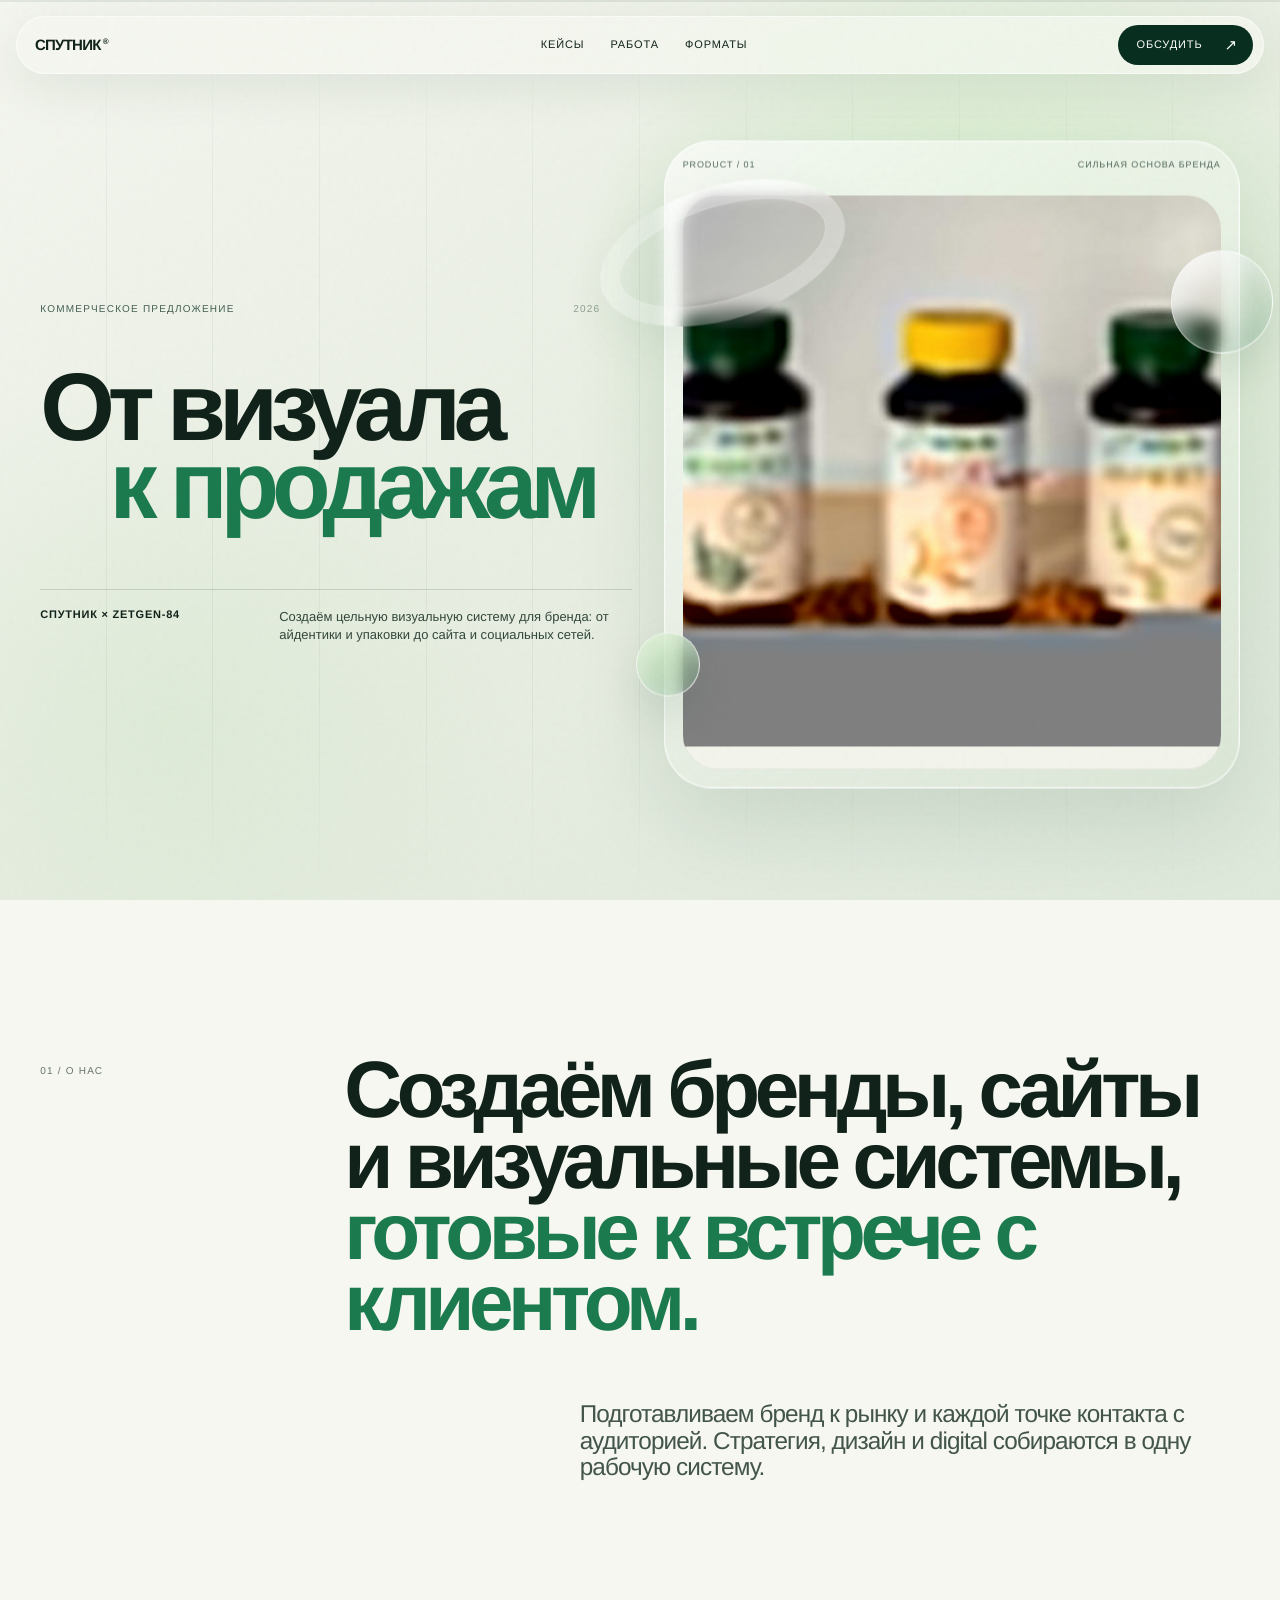
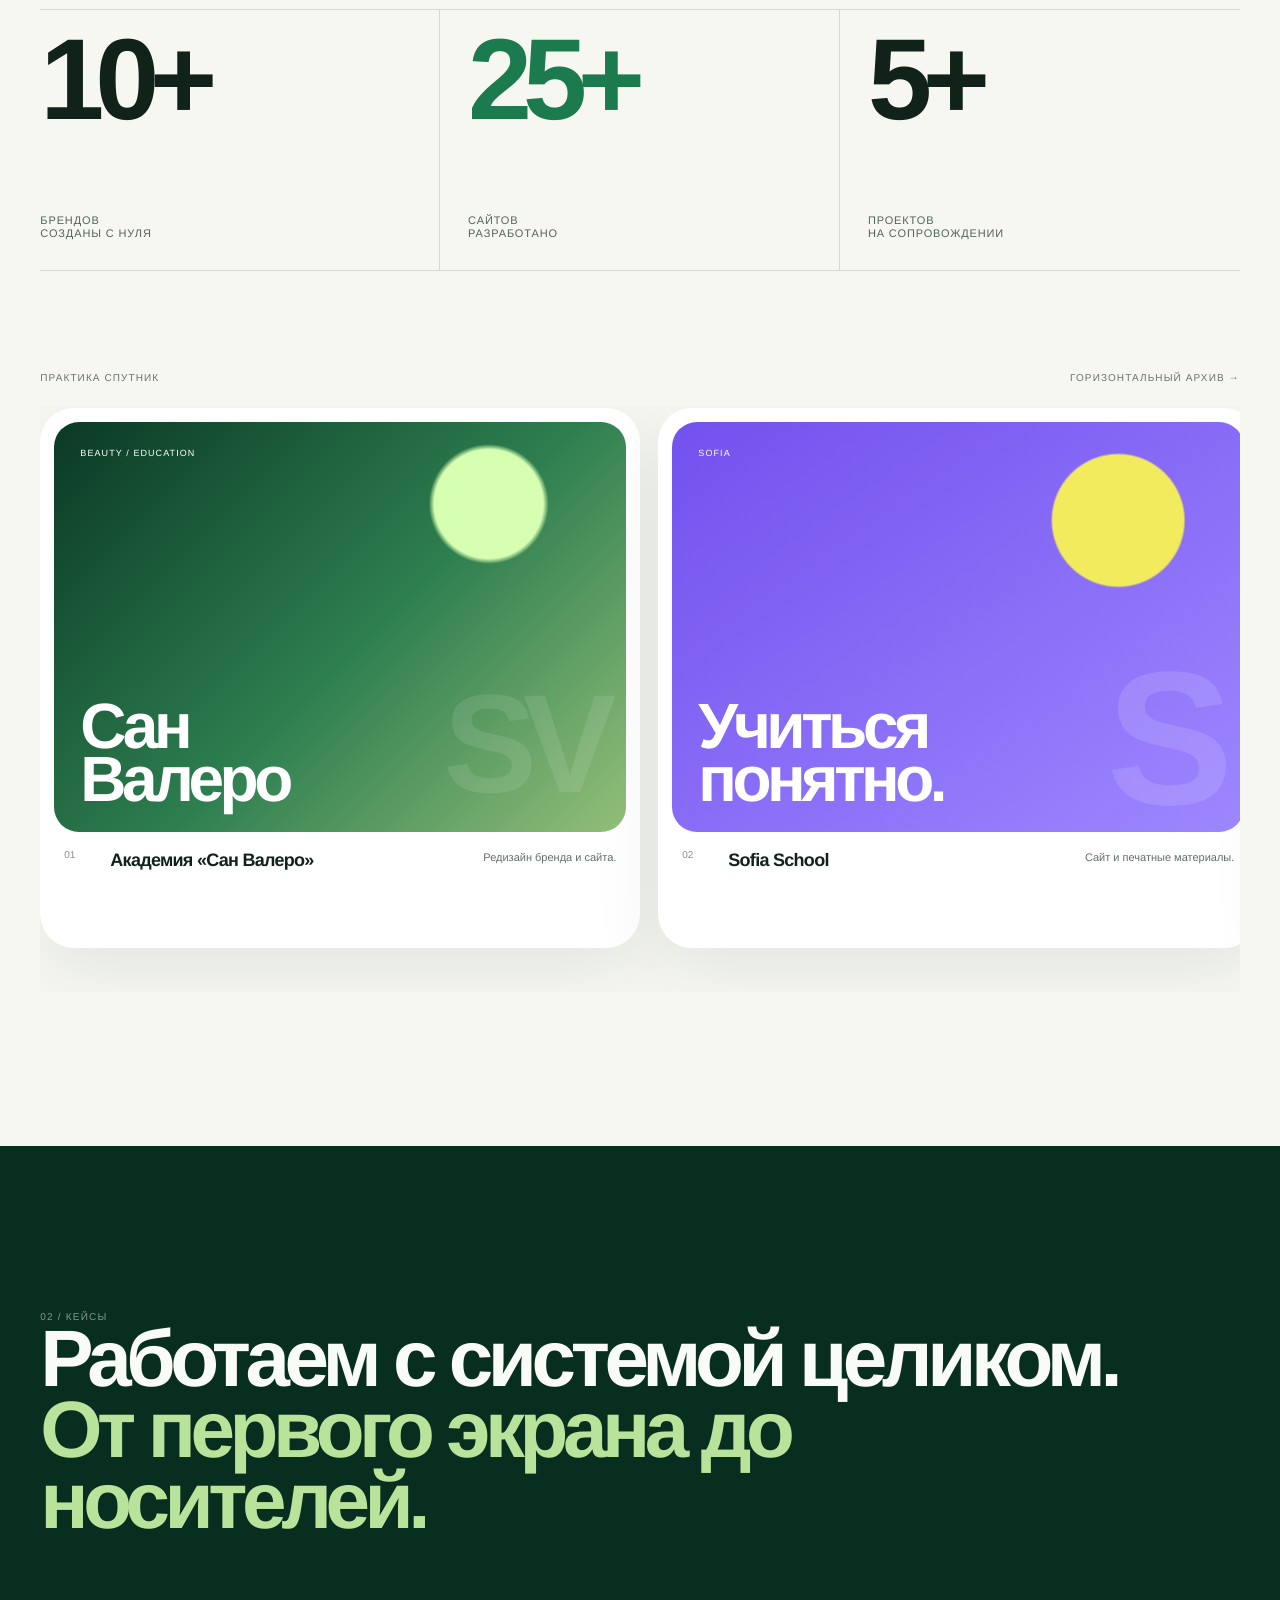
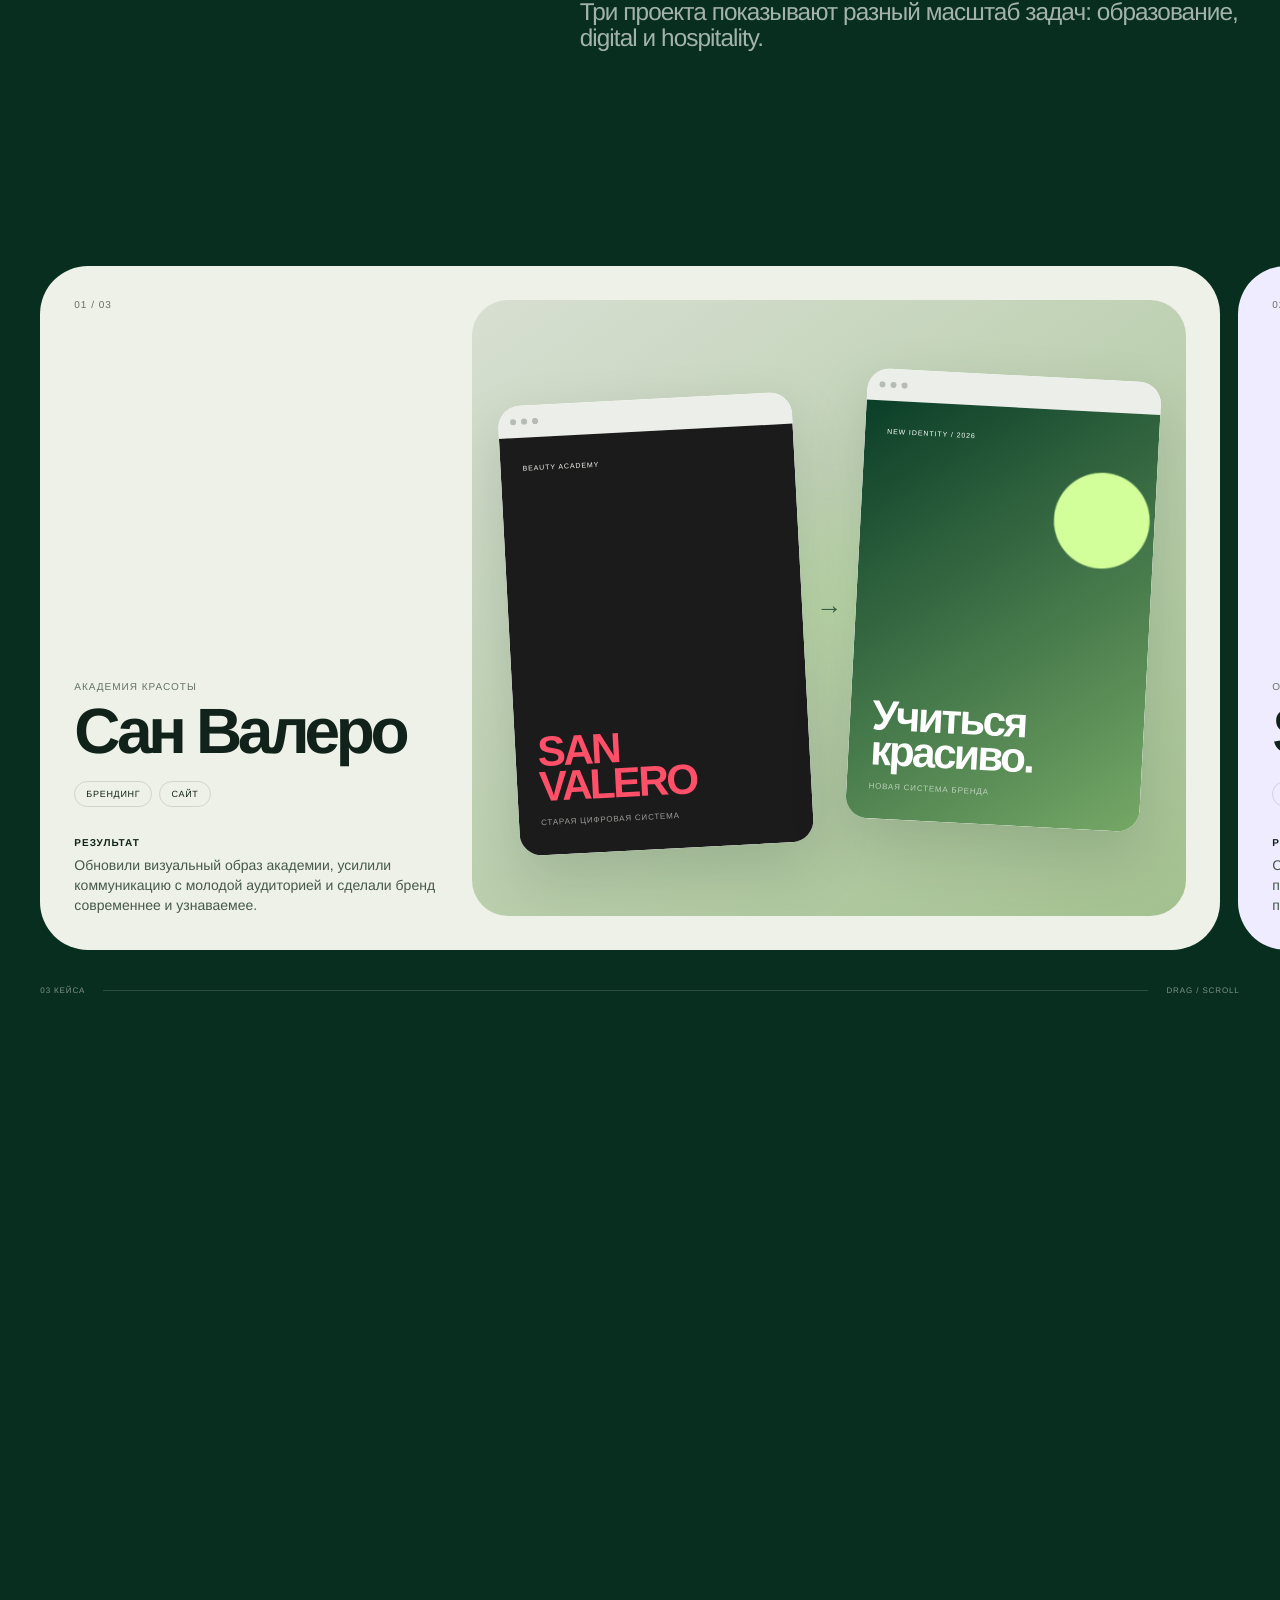
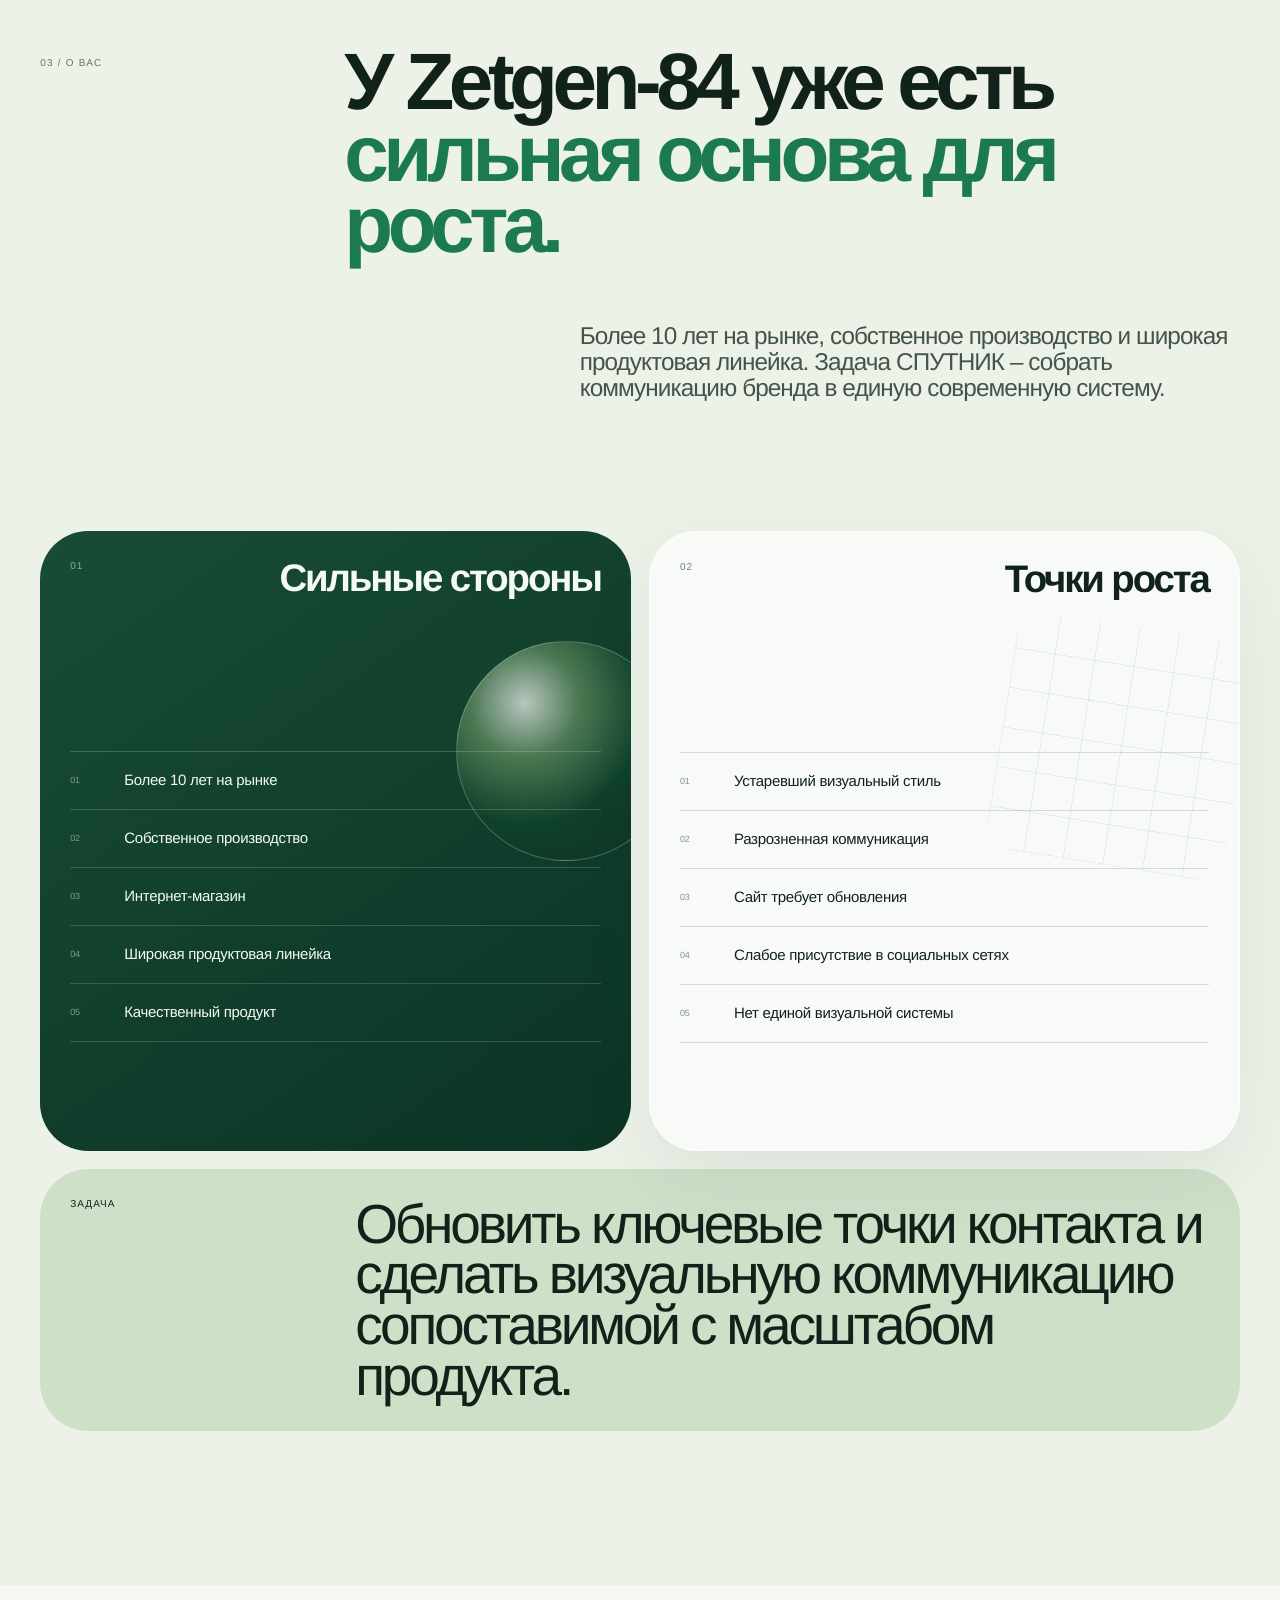
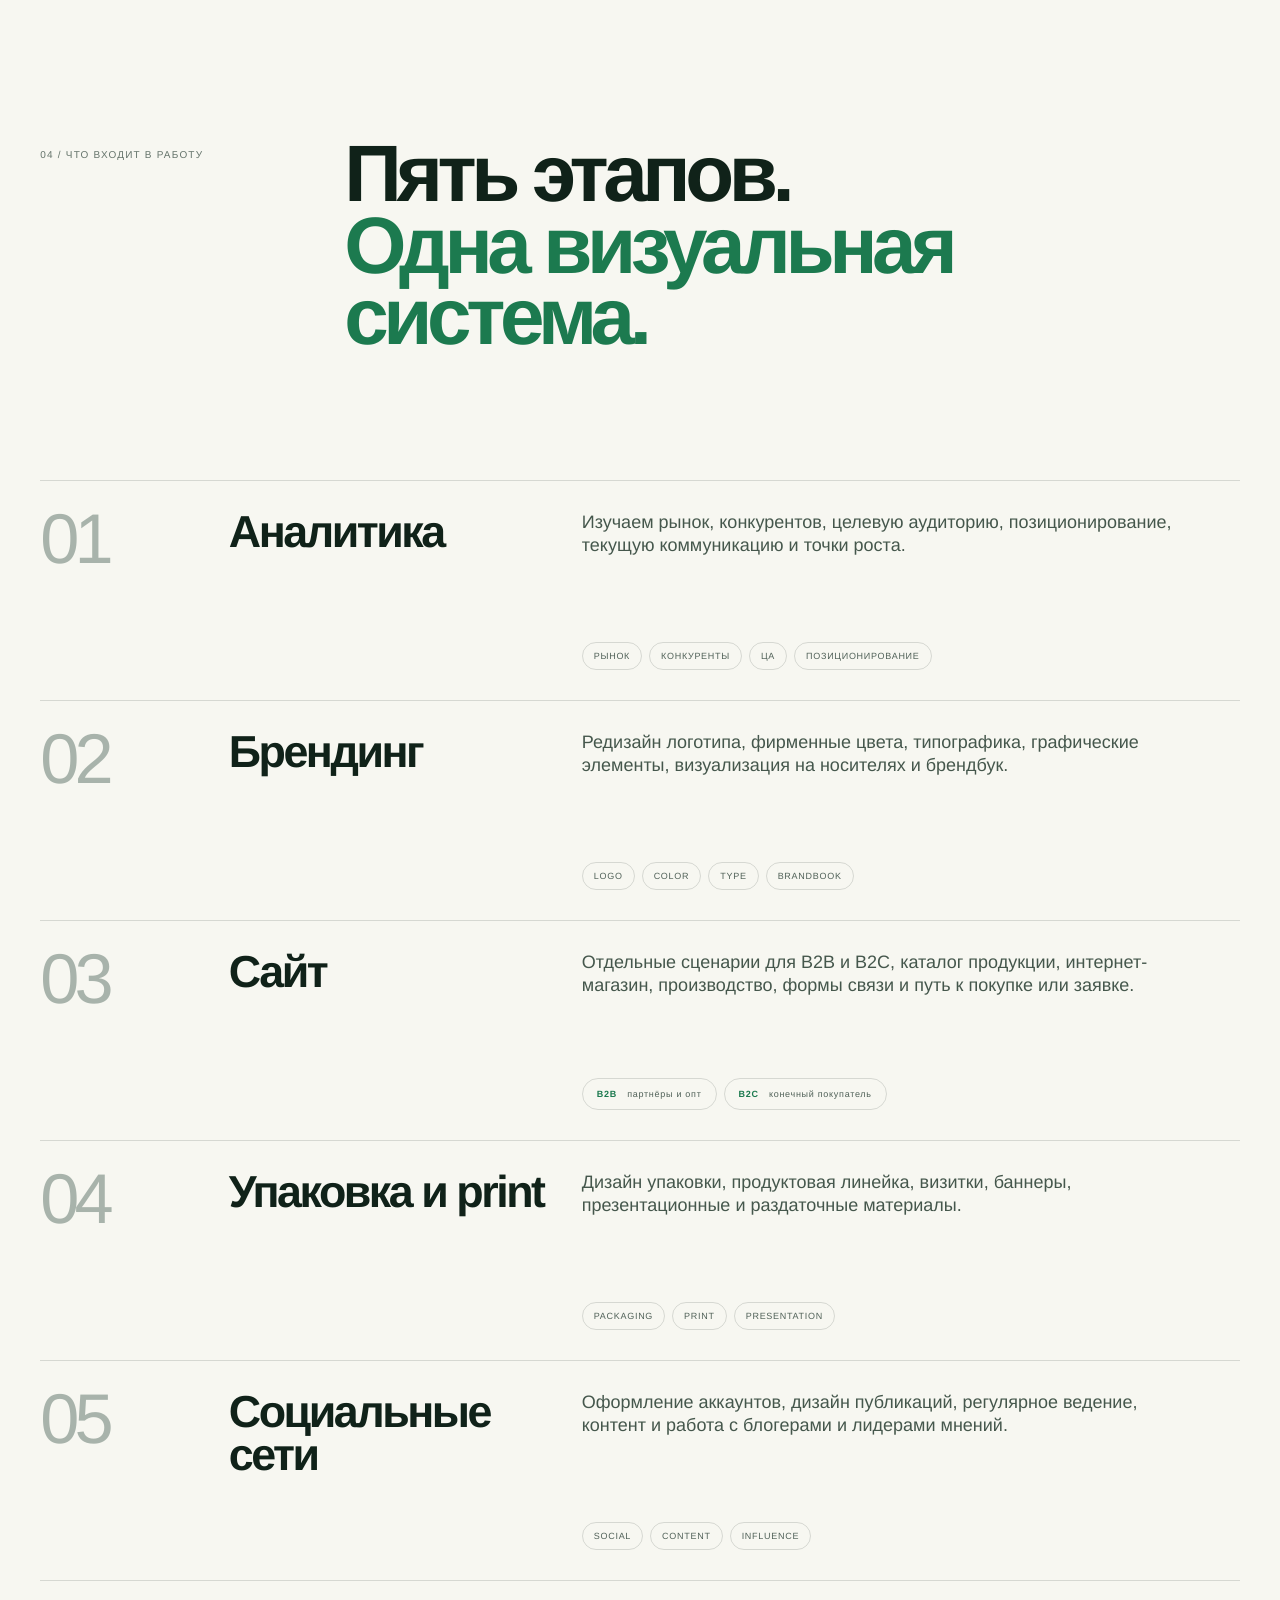
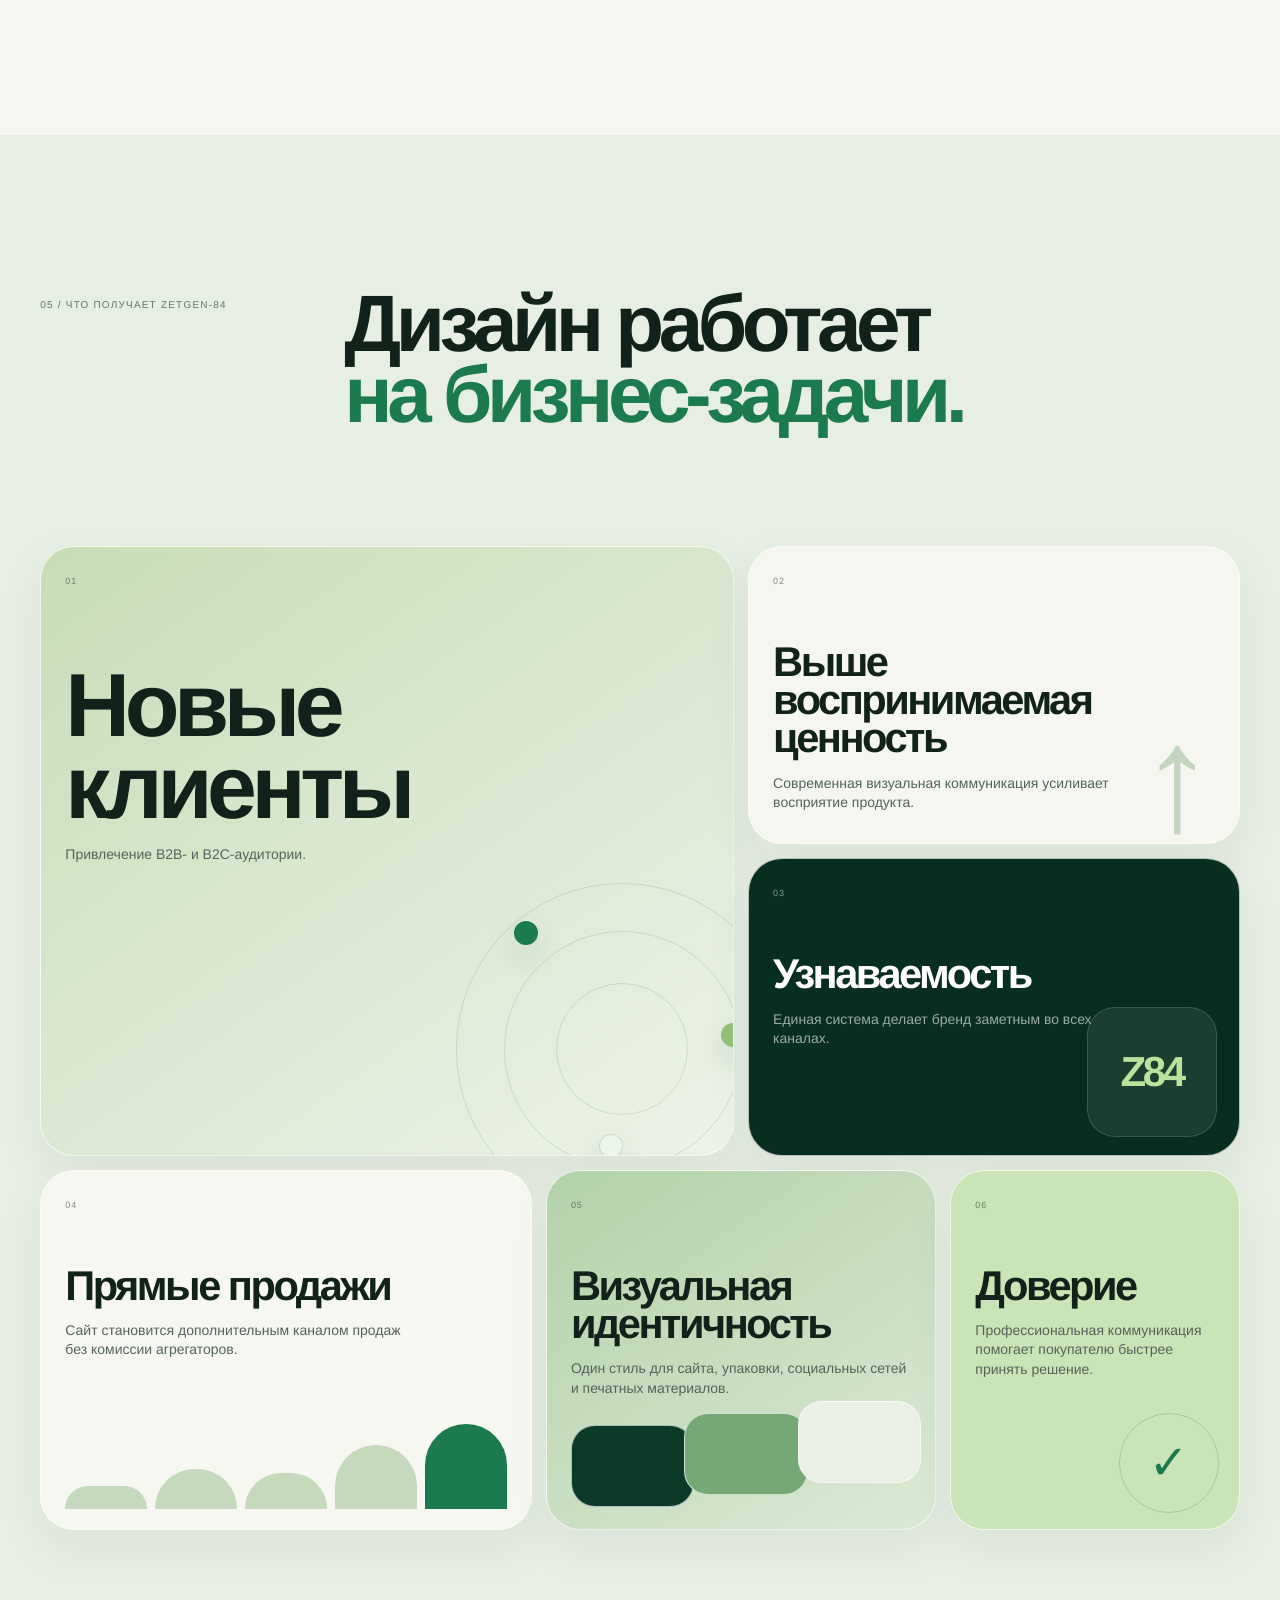
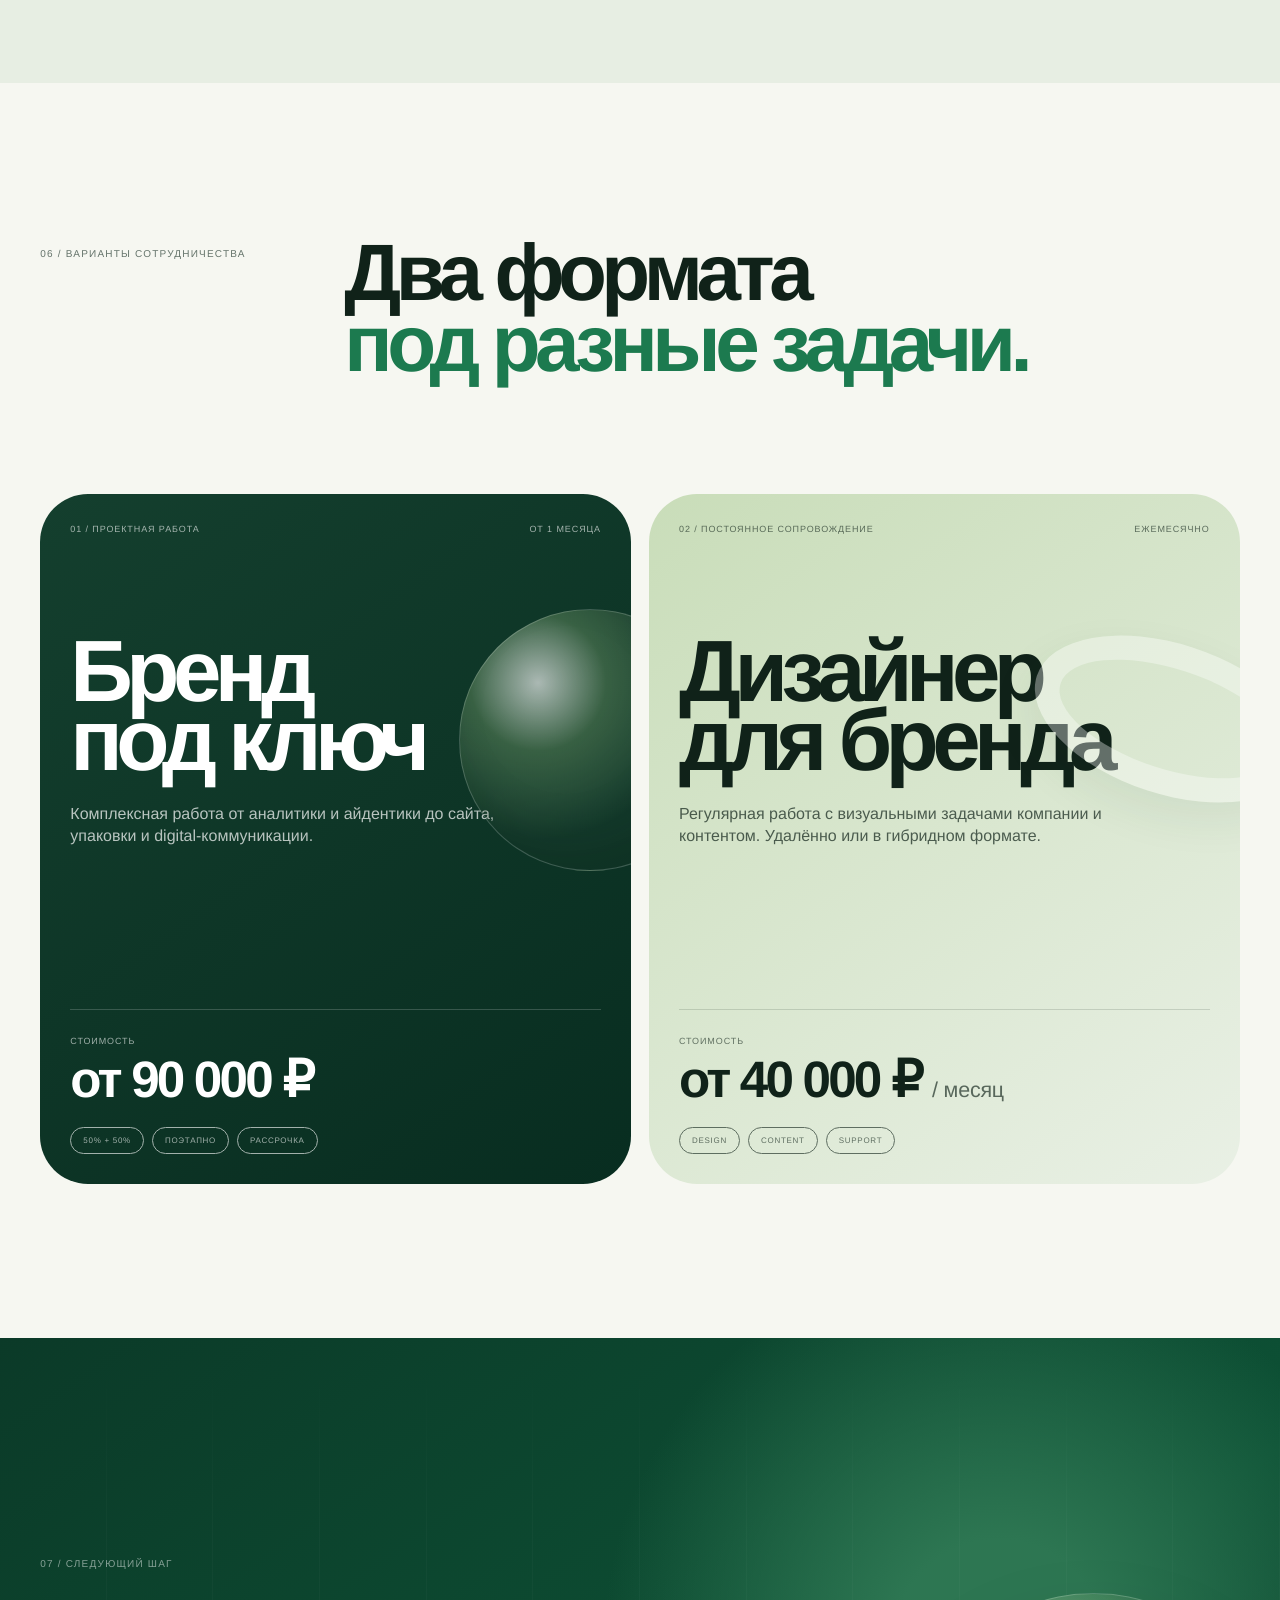
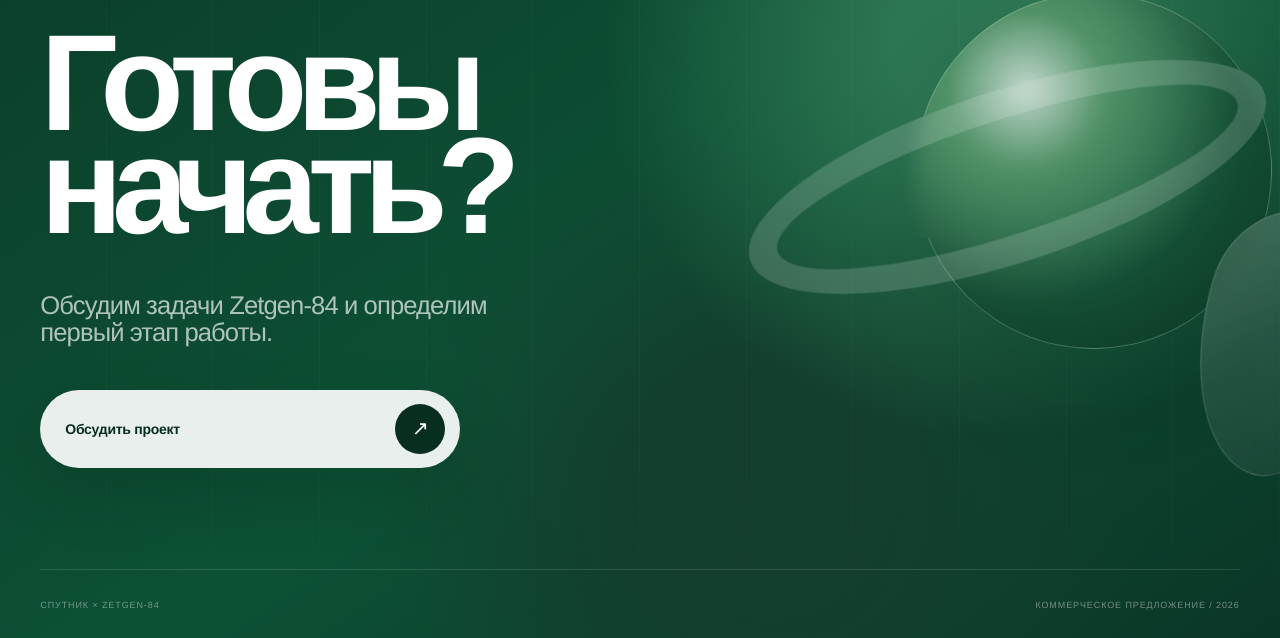
<file: index.html>
<!doctype html>
<html lang="ru">
<head>
  <meta charset="utf-8" />
  <meta name="viewport" content="width=device-width, initial-scale=1" />
  <meta name="theme-color" content="#edf2e8" />
  <meta name="description" content="Коммерческое предложение агентства СПУТНИК для Zetgen-84: брендинг, сайт, упаковка и digital-коммуникация." />
  <title>СПУТНИК × Zetgen-84 – От визуала к продажам</title>
  <link rel="preload" as="image" href="https://zetgen-84.ru/wp-content/uploads/2025/01/DSC_0871.png" />
  <link rel="stylesheet" href="styles.css" />
</head>
<body>
  <div class="grain" aria-hidden="true"></div>
  <div class="page-progress" aria-hidden="true"><span id="pageProgress"></span></div>

  <header class="site-header" id="top">
    <a class="wordmark" href="#hero" aria-label="СПУТНИК, к началу страницы">СПУТНИК<span>®</span></a>
    <nav class="site-nav" aria-label="Навигация по предложению">
      <a href="#cases">Кейсы</a>
      <a href="#scope">Работа</a>
      <a href="#formats">Форматы</a>
    </nav>
    <a class="header-cta" href="#final">Обсудить <span>↗</span></a>
  </header>

  <main>
    <section class="hero" id="hero" data-section>
      <div class="hero-grid" aria-hidden="true"></div>
      <div class="hero-copy">
        <p class="eyebrow reveal">Коммерческое предложение <span>2026</span></p>
        <h1 class="hero-title reveal">
          <span>От визуала</span>
          <span class="hero-title-accent">к продажам</span>
        </h1>
        <div class="hero-meta reveal">
          <p><b>СПУТНИК × Zetgen-84</b></p>
          <p>Создаём цельную визуальную систему для бренда: от айдентики и упаковки до сайта и социальных сетей.</p>
        </div>
      </div>

      <div class="hero-visual reveal" data-parallax="0.035">
        <div class="visual-label"><span>Product / 01</span><span>Сильная основа бренда</span></div>
        <div class="product-photo-wrap">
          <img
            class="product-photo"
            src="https://zetgen-84.ru/wp-content/uploads/2025/01/DSC_0871.png"
            alt="Продукция Zetgen-84"
            decoding="async"
            fetchpriority="high"
            onerror="this.onerror=null;this.src='assets/zetgen-product.jpg'"
          />
        </div>
        <div class="glass-disc disc-one" aria-hidden="true"></div>
        <div class="glass-disc disc-two" aria-hidden="true"></div>
        <div class="glass-ring" aria-hidden="true"></div>
      </div>

      <div class="hero-footer reveal">
        <span>Агентство полного цикла</span>
        <a href="#about">Смотреть предложение <i>↓</i></a>
      </div>
    </section>

    <section class="about section" id="about" data-section>
      <div class="section-grid">
        <div class="section-index reveal">01 / О нас</div>
        <div class="section-heading-wrap">
          <h2 class="display reveal">Создаём бренды, сайты<br />и визуальные системы,<br /><span>готовые к встрече с клиентом.</span></h2>
          <p class="section-lead reveal">Подготавливаем бренд к рынку и каждой точке контакта с аудиторией. Стратегия, дизайн и digital собираются в одну рабочую систему.</p>
        </div>
      </div>

      <div class="metrics" aria-label="Опыт агентства">
        <article class="metric reveal"><strong>10+</strong><p>брендов<br />созданы с нуля</p></article>
        <article class="metric reveal"><strong>25+</strong><p>сайтов<br />разработано</p></article>
        <article class="metric reveal"><strong>5+</strong><p>проектов<br />на сопровождении</p></article>
      </div>

      <div class="archive-head reveal">
        <span>Практика СПУТНИК</span>
        <span>горизонтальный архив →</span>
      </div>
      <div class="archive" aria-label="Проекты агентства">
        <article class="archive-card archive-green">
          <div class="archive-shot shot-valero" aria-hidden="true">
            <span class="shot-kicker">BEAUTY / EDUCATION</span>
            <b>Сан<br />Валеро</b>
            <i>SV</i>
          </div>
          <div class="archive-caption"><span>01</span><h3>Академия «Сан Валеро»</h3><p>Редизайн бренда и сайта.</p></div>
        </article>
        <article class="archive-card archive-violet">
          <div class="archive-shot shot-sofia" aria-hidden="true">
            <span>SOFIA</span><b>Учиться<br />понятно.</b><i>S</i>
          </div>
          <div class="archive-caption"><span>02</span><h3>Sofia School</h3><p>Сайт и печатные материалы.</p></div>
        </article>
        <article class="archive-card archive-forest">
          <div class="archive-shot shot-taiga" aria-hidden="true">
            <span>TAIGA / OZERO</span><b>Тишина<br />рядом.</b><i>↗</i>
          </div>
          <div class="archive-caption"><span>03</span><h3>«Тайга Озеро»</h3><p>Сайт и социальные сети.</p></div>
        </article>
      </div>
    </section>

    <section class="cases" id="cases" data-section>
      <div class="cases-intro section">
        <div class="section-index reveal">02 / Кейсы</div>
        <h2 class="display display-light reveal">Работаем с системой целиком.<br /><span>От первого экрана до носителей.</span></h2>
        <p class="section-lead light reveal">Три проекта показывают разный масштаб задач: образование, digital и hospitality.</p>
      </div>

      <div class="cases-scroll" id="casesScroll">
        <div class="cases-sticky">
          <div class="case-track" id="caseTrack">
            <article class="case-card case-valero">
              <div class="case-copy">
                <span class="case-no">01 / 03</span>
                <p class="case-type">Академия красоты</p>
                <h3>Сан Валеро</h3>
                <div class="case-tags"><span>брендинг</span><span>сайт</span></div>
                <p class="case-result"><b>Результат</b> Обновили визуальный образ академии, усилили коммуникацию с молодой аудиторией и сделали бренд современнее и узнаваемее.</p>
              </div>
              <div class="case-visual valero-visual" aria-hidden="true">
                <div class="browser browser-old">
                  <div class="browser-bar"><i></i><i></i><i></i></div>
                  <div class="old-site"><small>BEAUTY ACADEMY</small><b>SAN<br />VALERO</b><span>старая цифровая система</span></div>
                </div>
                <div class="switch-arrow">→</div>
                <div class="browser browser-new">
                  <div class="browser-bar"><i></i><i></i><i></i></div>
                  <div class="new-site"><small>NEW IDENTITY / 2026</small><b>Учиться<br />красиво.</b><span>новая система бренда</span></div>
                </div>
              </div>
            </article>

            <article class="case-card case-sofia">
              <div class="case-copy">
                <span class="case-no">02 / 03</span>
                <p class="case-type">Образовательный проект</p>
                <h3>Sofia School</h3>
                <div class="case-tags"><span>сайт</span><span>print</span></div>
                <p class="case-result"><b>Результат</b> Создали понятную цифровую точку контакта с потенциальными студентами и собрали коммуникацию проекта в единую визуальную систему.</p>
              </div>
              <div class="case-visual sofia-visual" aria-hidden="true">
                <div class="sofia-web"><small>SOFIA SCHOOL</small><b>Знания,<br />которые<br />собраны.</b><span>START →</span></div>
                <div class="sofia-paper paper-a"><small>STUDY / 01</small><b>SOFIA</b></div>
                <div class="sofia-paper paper-b"><b>S</b></div>
                <div class="sofia-token">S</div>
              </div>
            </article>

            <article class="case-card case-taiga">
              <div class="case-copy">
                <span class="case-no">03 / 03</span>
                <p class="case-type">Hospitality</p>
                <h3>Тайга Озеро</h3>
                <div class="case-tags"><span>сайт</span><span>social</span></div>
                <p class="case-result"><b>Результат</b> Обновили визуальную коммуникацию, увеличили активность аудитории и поддержали привлечение подписчиков и гостей в низкий сезон.</p>
              </div>
              <div class="case-visual taiga-visual" aria-hidden="true">
                <div class="taiga-landscape"><i class="mountain mountain-a"></i><i class="mountain mountain-b"></i><i class="lake"></i></div>
                <div class="taiga-phone"><small>TAIGA / OZERO</small><b>Сибирь<br />ближе.</b><span>BOOK →</span></div>
                <div class="taiga-card card-a"><small>01</small><b>ОЗЕРО</b></div>
                <div class="taiga-card card-b"><small>02</small><b>ТАЙГА</b></div>
              </div>
            </article>
          </div>
          <div class="case-ui">
            <span>03 кейса</span>
            <div class="case-progress"><i id="caseProgress"></i></div>
            <span>drag / scroll</span>
          </div>
        </div>
      </div>
    </section>

    <section class="brand-diagnosis section" id="diagnosis" data-section>
      <div class="section-grid diagnosis-top">
        <div class="section-index reveal">03 / О вас</div>
        <div class="section-heading-wrap">
          <h2 class="display reveal">У Zetgen-84 уже есть<br /><span>сильная основа для роста.</span></h2>
          <p class="section-lead reveal">Более 10 лет на рынке, собственное производство и широкая продуктовая линейка. Задача СПУТНИК – собрать коммуникацию бренда в единую современную систему.</p>
        </div>
      </div>

      <div class="diagnosis-cards">
        <article class="diagnosis-card strength reveal">
          <div class="diag-head"><span>01</span><h3>Сильные стороны</h3></div>
          <ul>
            <li><span>01</span>Более 10 лет на рынке</li>
            <li><span>02</span>Собственное производство</li>
            <li><span>03</span>Интернет-магазин</li>
            <li><span>04</span>Широкая продуктовая линейка</li>
            <li><span>05</span>Качественный продукт</li>
          </ul>
          <div class="diag-orb" aria-hidden="true"></div>
        </article>
        <article class="diagnosis-card growth reveal">
          <div class="diag-head"><span>02</span><h3>Точки роста</h3></div>
          <ul>
            <li><span>01</span>Устаревший визуальный стиль</li>
            <li><span>02</span>Разрозненная коммуникация</li>
            <li><span>03</span>Сайт требует обновления</li>
            <li><span>04</span>Слабое присутствие в социальных сетях</li>
            <li><span>05</span>Нет единой визуальной системы</li>
          </ul>
          <div class="diag-grid" aria-hidden="true"></div>
        </article>
      </div>

      <div class="diagnosis-statement reveal">
        <span>Задача</span>
        <p>Обновить ключевые точки контакта и сделать визуальную коммуникацию сопоставимой с масштабом продукта.</p>
      </div>
    </section>

    <section class="scope section" id="scope" data-section>
      <div class="section-grid">
        <div class="section-index reveal">04 / Что входит в работу</div>
        <div class="section-heading-wrap">
          <h2 class="display reveal">Пять этапов.<br /><span>Одна визуальная система.</span></h2>
        </div>
      </div>

      <div class="scope-list" id="roadmap">
        <article class="scope-row reveal">
          <span class="scope-no">01</span>
          <h3>Аналитика</h3>
          <div class="scope-copy"><p>Изучаем рынок, конкурентов, целевую аудиторию, позиционирование, текущую коммуникацию и точки роста.</p><div class="tag-row"><span>рынок</span><span>конкуренты</span><span>ЦА</span><span>позиционирование</span></div></div>
        </article>
        <article class="scope-row reveal">
          <span class="scope-no">02</span>
          <h3>Брендинг</h3>
          <div class="scope-copy"><p>Редизайн логотипа, фирменные цвета, типографика, графические элементы, визуализация на носителях и брендбук.</p><div class="tag-row"><span>logo</span><span>color</span><span>type</span><span>brandbook</span></div></div>
        </article>
        <article class="scope-row reveal">
          <span class="scope-no">03</span>
          <h3>Сайт</h3>
          <div class="scope-copy"><p>Отдельные сценарии для B2B и B2C, каталог продукции, интернет-магазин, производство, формы связи и путь к покупке или заявке.</p><div class="audience-pills"><span><b>B2B</b> партнёры и опт</span><span><b>B2C</b> конечный покупатель</span></div></div>
        </article>
        <article class="scope-row reveal">
          <span class="scope-no">04</span>
          <h3>Упаковка и print</h3>
          <div class="scope-copy"><p>Дизайн упаковки, продуктовая линейка, визитки, баннеры, презентационные и раздаточные материалы.</p><div class="tag-row"><span>packaging</span><span>print</span><span>presentation</span></div></div>
        </article>
        <article class="scope-row reveal">
          <span class="scope-no">05</span>
          <h3>Социальные сети</h3>
          <div class="scope-copy"><p>Оформление аккаунтов, дизайн публикаций, регулярное ведение, контент и работа с блогерами и лидерами мнений.</p><div class="tag-row"><span>social</span><span>content</span><span>influence</span></div></div>
        </article>
      </div>
    </section>

    <section class="outcomes section" id="outcomes" data-section>
      <div class="section-grid outcomes-head">
        <div class="section-index reveal">05 / Что получает Zetgen-84</div>
        <div class="section-heading-wrap">
          <h2 class="display reveal">Дизайн работает<br /><span>на бизнес-задачи.</span></h2>
        </div>
      </div>

      <div class="bento">
        <article class="bento-card bento-large reveal">
          <span class="bento-no">01</span><h3>Новые<br />клиенты</h3><p>Привлечение B2B- и B2C-аудитории.</p>
          <div class="bento-orbit" aria-hidden="true"><i></i><i></i><i></i></div>
        </article>
        <article class="bento-card bento-value reveal">
          <span class="bento-no">02</span><h3>Выше воспринимаемая ценность</h3><p>Современная визуальная коммуникация усиливает восприятие продукта.</p><strong>↑</strong>
        </article>
        <article class="bento-card bento-dark reveal">
          <span class="bento-no">03</span><h3>Узнаваемость</h3><p>Единая система делает бренд заметным во всех каналах.</p><div class="brand-tile">Z84</div>
        </article>
        <article class="bento-card bento-sales reveal">
          <span class="bento-no">04</span><h3>Прямые продажи</h3><p>Сайт становится дополнительным каналом продаж без комиссии агрегаторов.</p><div class="sales-chart" aria-hidden="true"><i></i><i></i><i></i><i></i><i></i></div>
        </article>
        <article class="bento-card bento-id reveal">
          <span class="bento-no">05</span><h3>Визуальная идентичность</h3><p>Один стиль для сайта, упаковки, социальных сетей и печатных материалов.</p><div class="id-swatches"><i></i><i></i><i></i></div>
        </article>
        <article class="bento-card bento-trust reveal">
          <span class="bento-no">06</span><h3>Доверие</h3><p>Профессиональная коммуникация помогает покупателю быстрее принять решение.</p><div class="trust-mark">✓</div>
        </article>
      </div>
    </section>

    <section class="formats section" id="formats" data-section>
      <div class="section-grid formats-head">
        <div class="section-index reveal">06 / Варианты сотрудничества</div>
        <div class="section-heading-wrap">
          <h2 class="display reveal">Два формата<br /><span>под разные задачи.</span></h2>
        </div>
      </div>

      <div class="format-grid">
        <article class="format-card project-format reveal">
          <div class="format-top"><span>01 / Проектная работа</span><span>от 1 месяца</span></div>
          <h3>Бренд<br />под ключ</h3>
          <p class="format-desc">Комплексная работа от аналитики и айдентики до сайта, упаковки и digital-коммуникации.</p>
          <div class="price"><small>Стоимость</small><strong>от 90 000 ₽</strong></div>
          <div class="format-bottom"><span>50% + 50%</span><span>поэтапно</span><span>рассрочка</span></div>
        </article>
        <article class="format-card support-format reveal">
          <div class="format-top"><span>02 / Постоянное сопровождение</span><span>ежемесячно</span></div>
          <h3>Дизайнер<br />для бренда</h3>
          <p class="format-desc">Регулярная работа с визуальными задачами компании и контентом. Удалённо или в гибридном формате.</p>
          <div class="price"><small>Стоимость</small><strong>от 40 000 ₽ <em>/ месяц</em></strong></div>
          <div class="format-bottom"><span>design</span><span>content</span><span>support</span></div>
        </article>
      </div>
    </section>

    <section class="final" id="final" data-section>
      <div class="final-grid" aria-hidden="true"></div>
      <div class="final-copy">
        <span class="final-index reveal">07 / Следующий шаг</span>
        <h2 class="reveal">Готовы<br />начать?</h2>
        <p class="reveal">Обсудим задачи Zetgen-84 и определим первый этап работы.</p>
        <a class="final-cta reveal" href="#formats"><span>Обсудить проект</span><i>↗</i></a>
      </div>
      <div class="final-object" aria-hidden="true">
        <div class="final-orb"></div>
        <div class="final-ring"></div>
        <div class="final-glass"></div>
      </div>
      <div class="final-footer">
        <span>СПУТНИК × Zetgen-84</span><span>Коммерческое предложение / 2026</span>
      </div>
    </section>
  </main>

  <script src="app.js"></script>
</body>
</html>
</file>
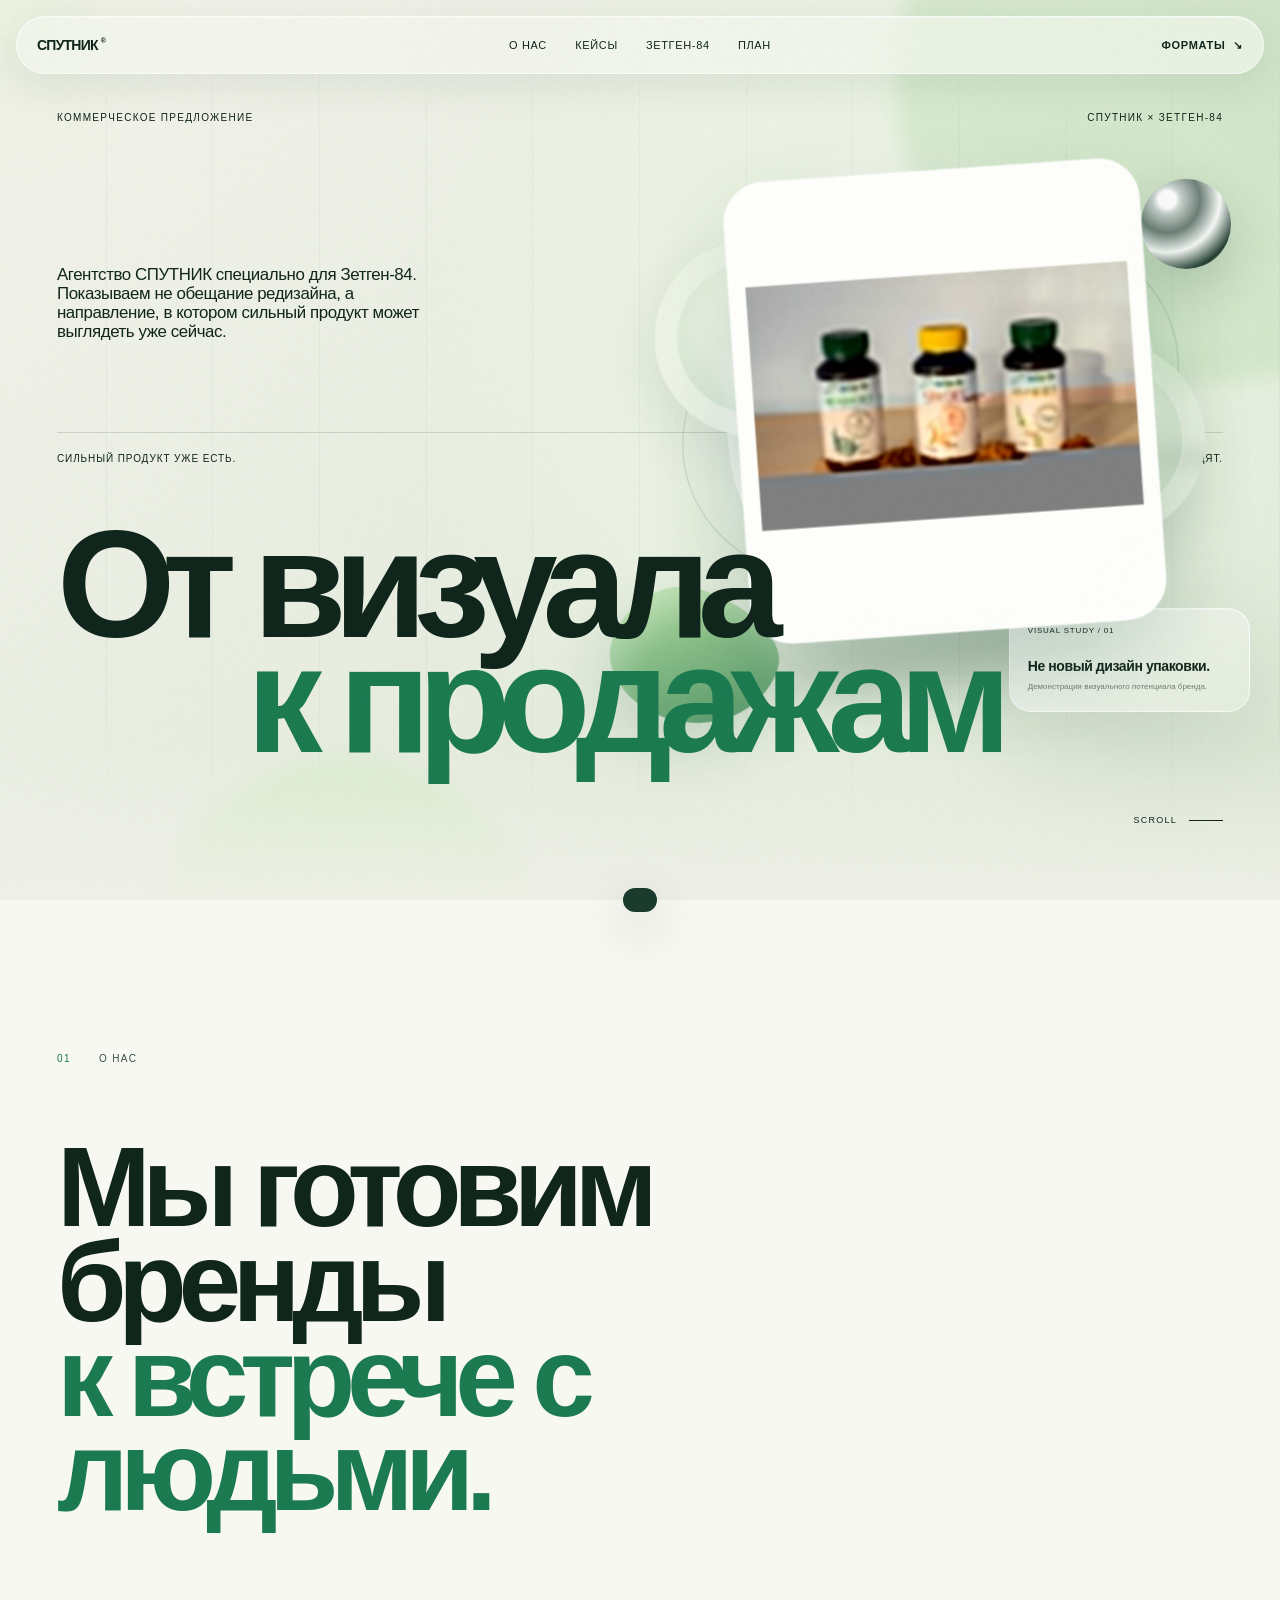
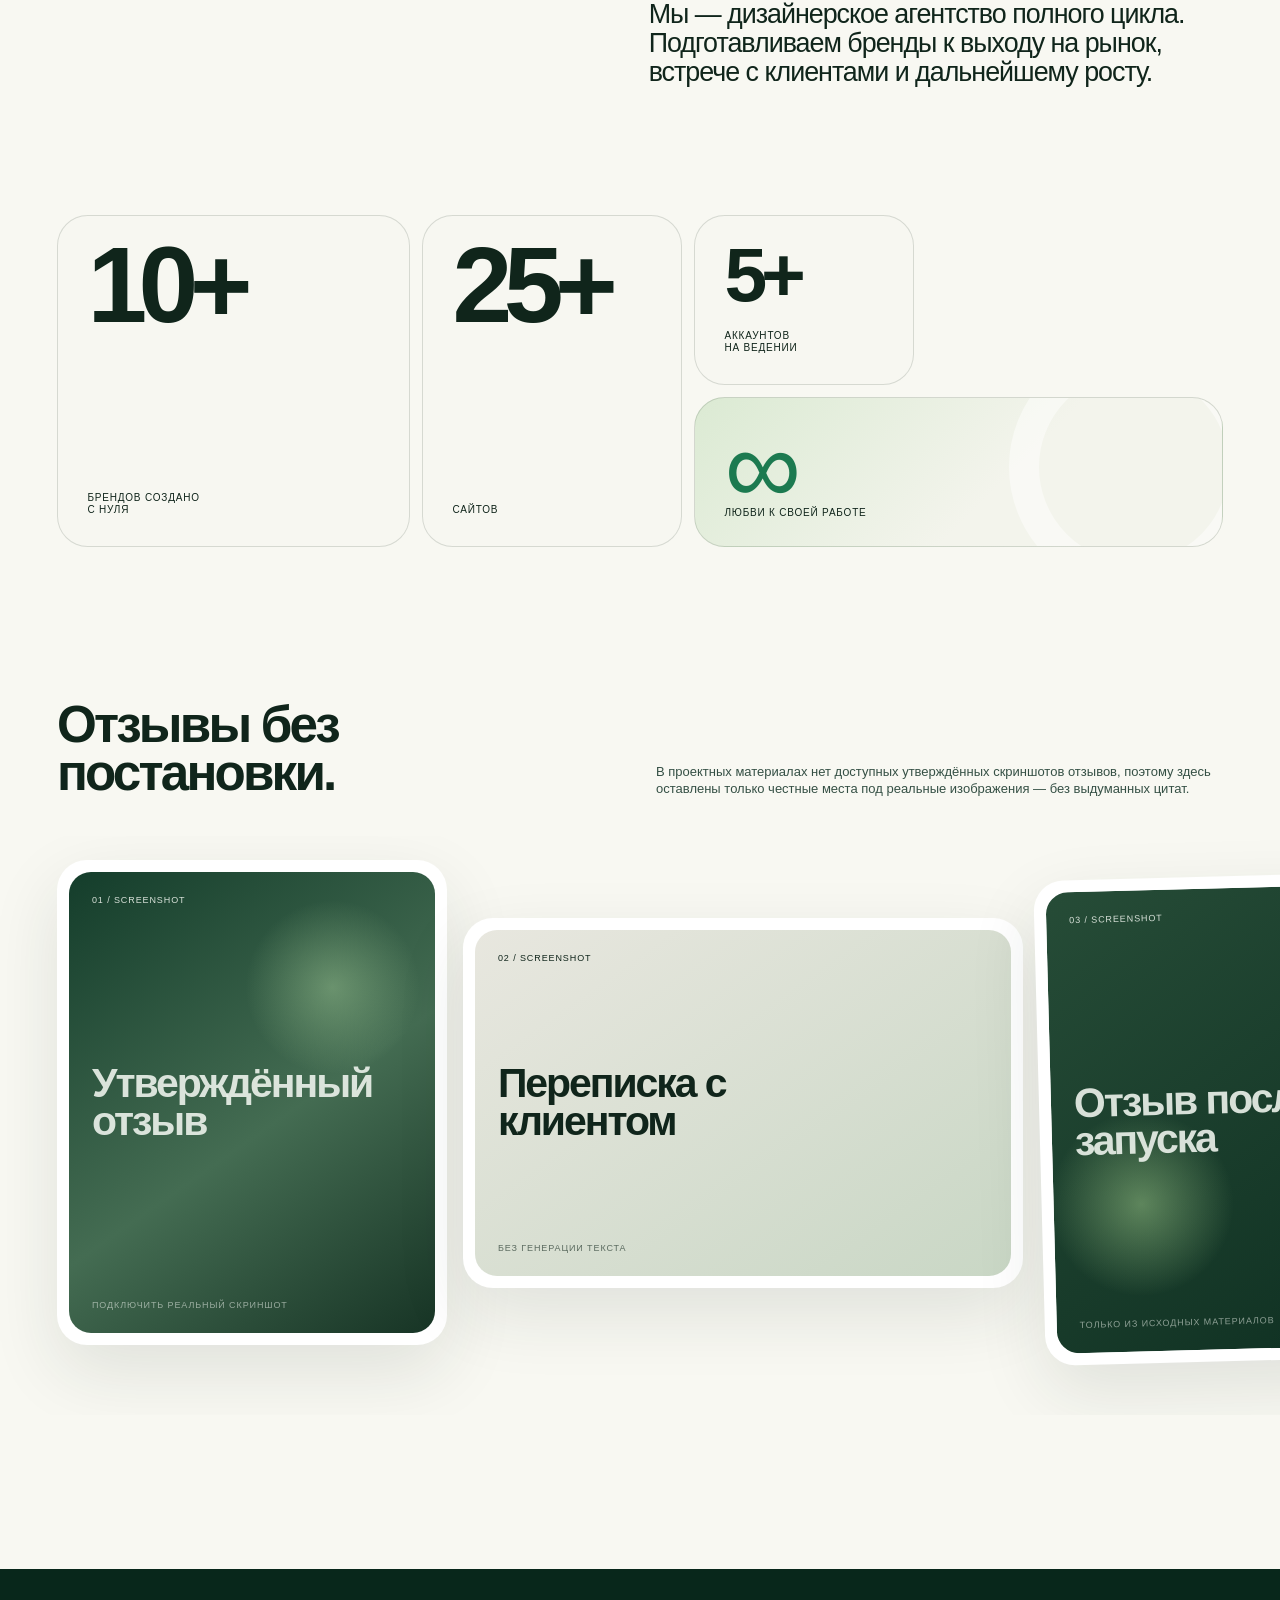
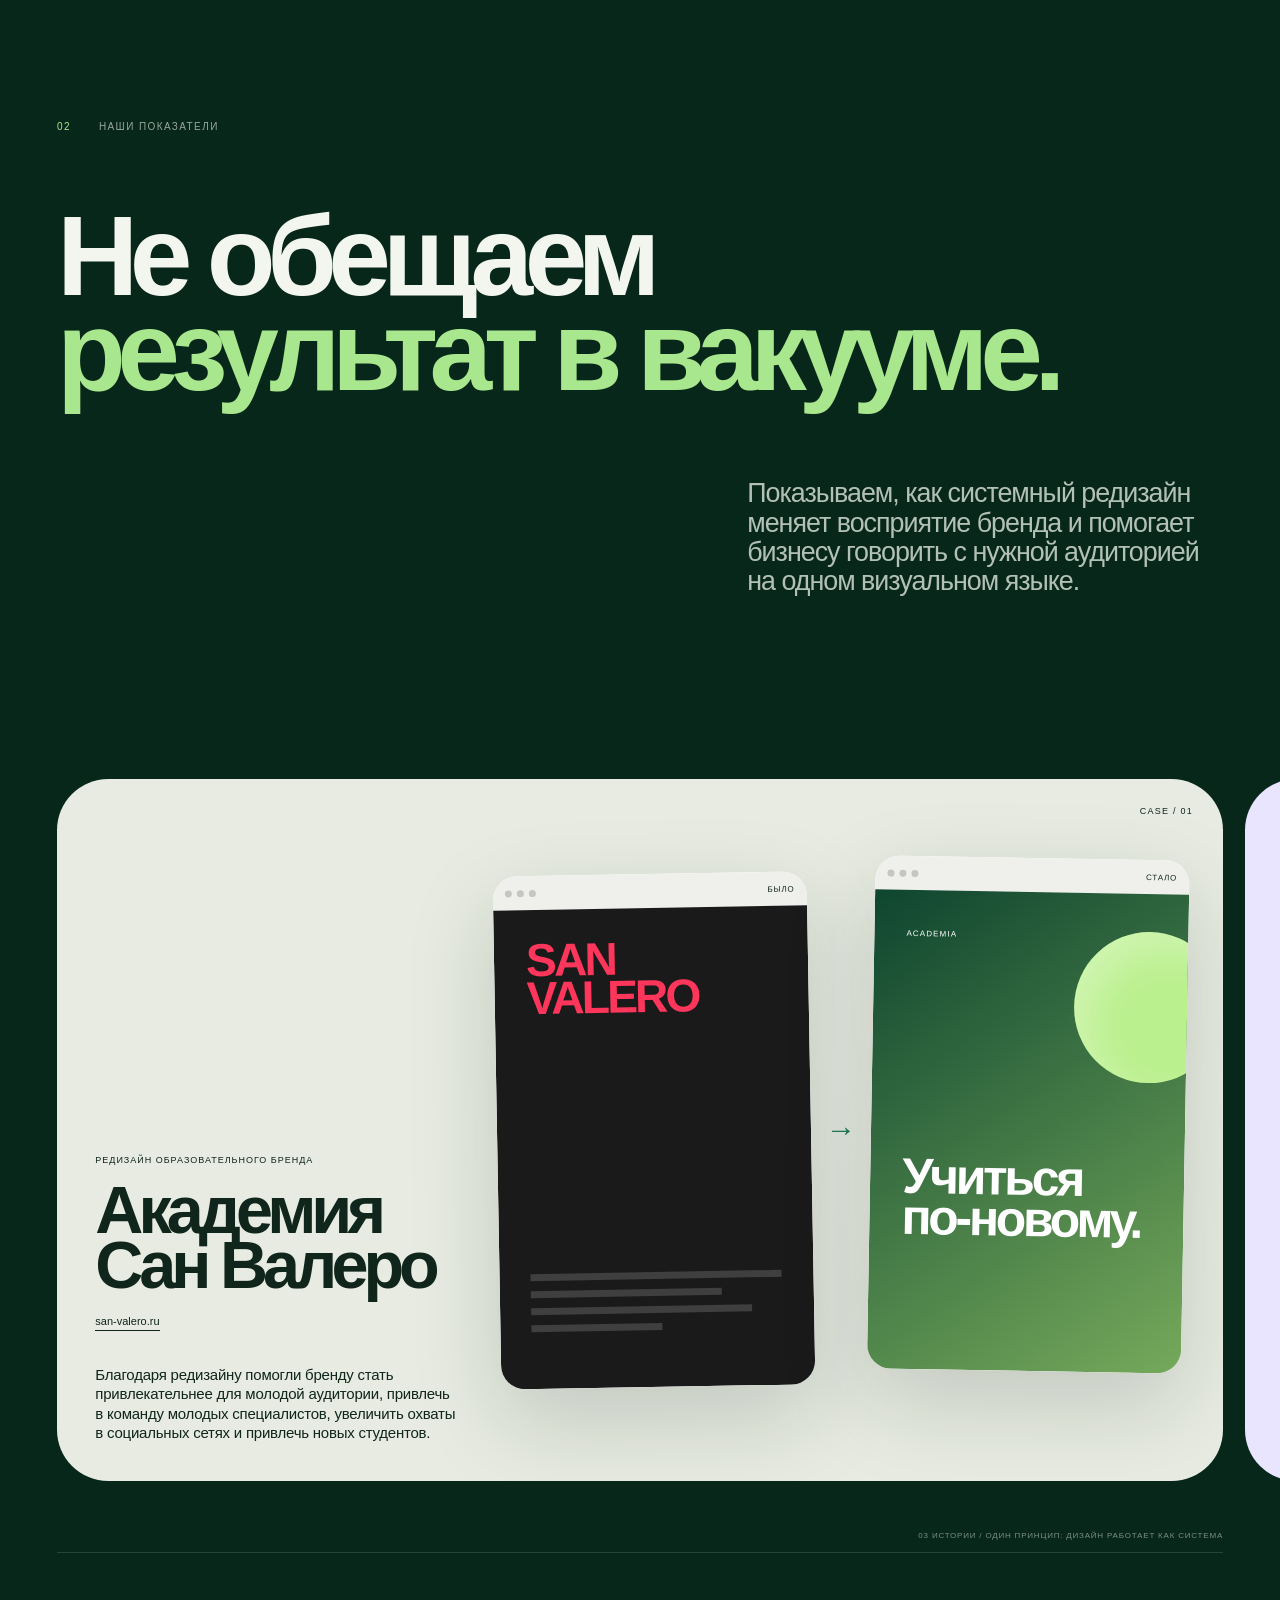
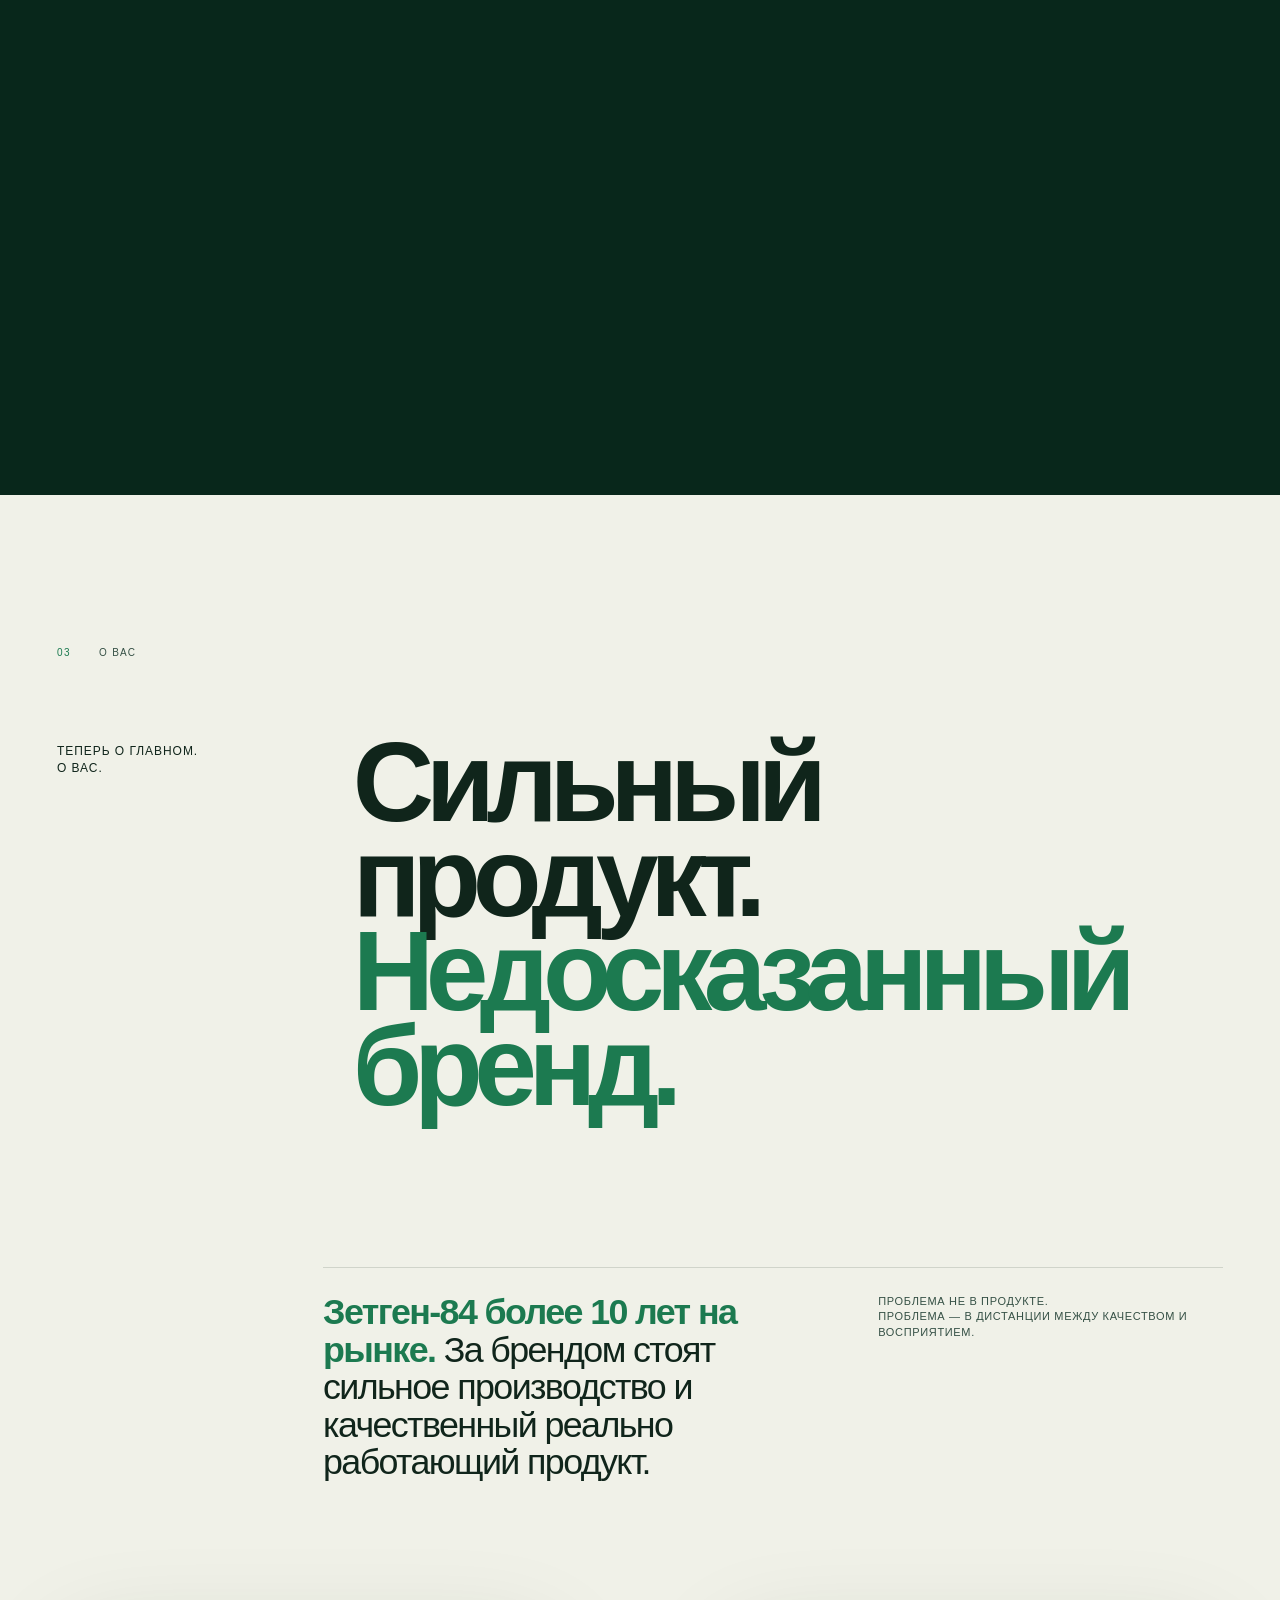
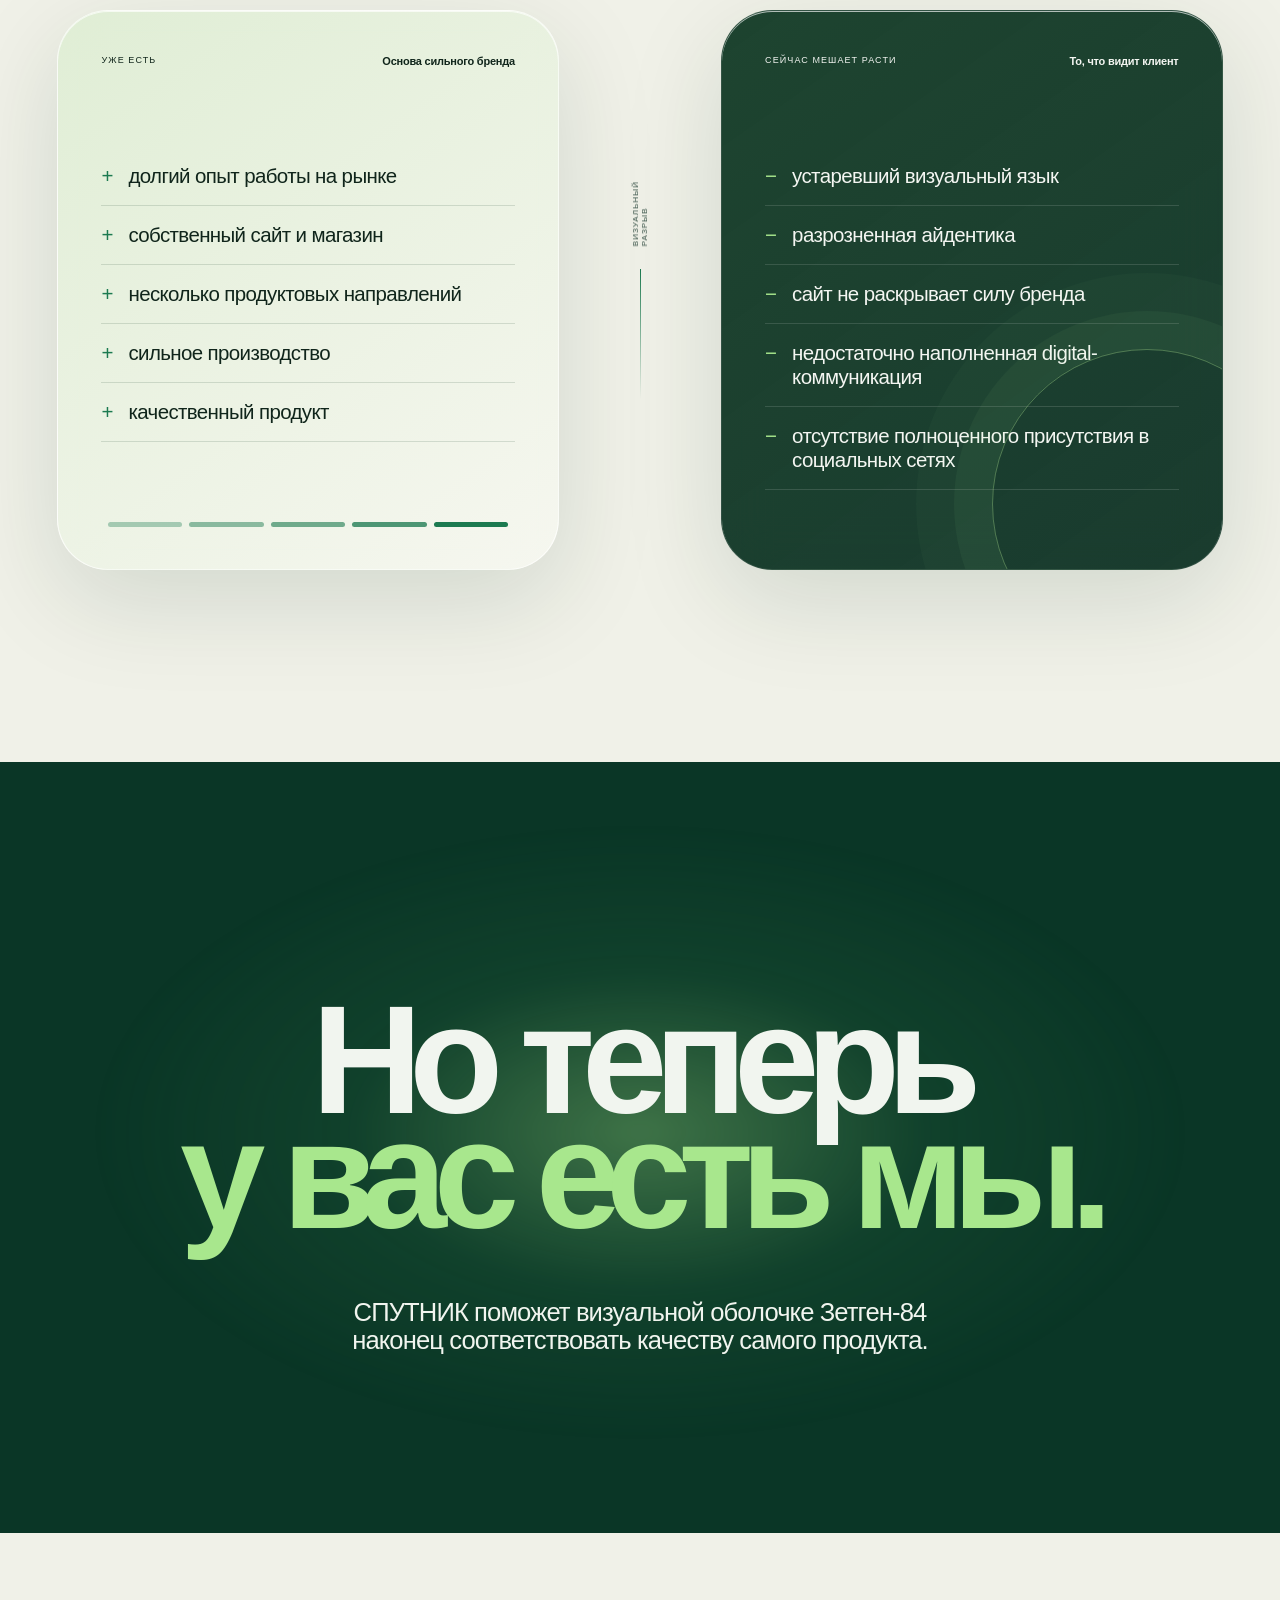
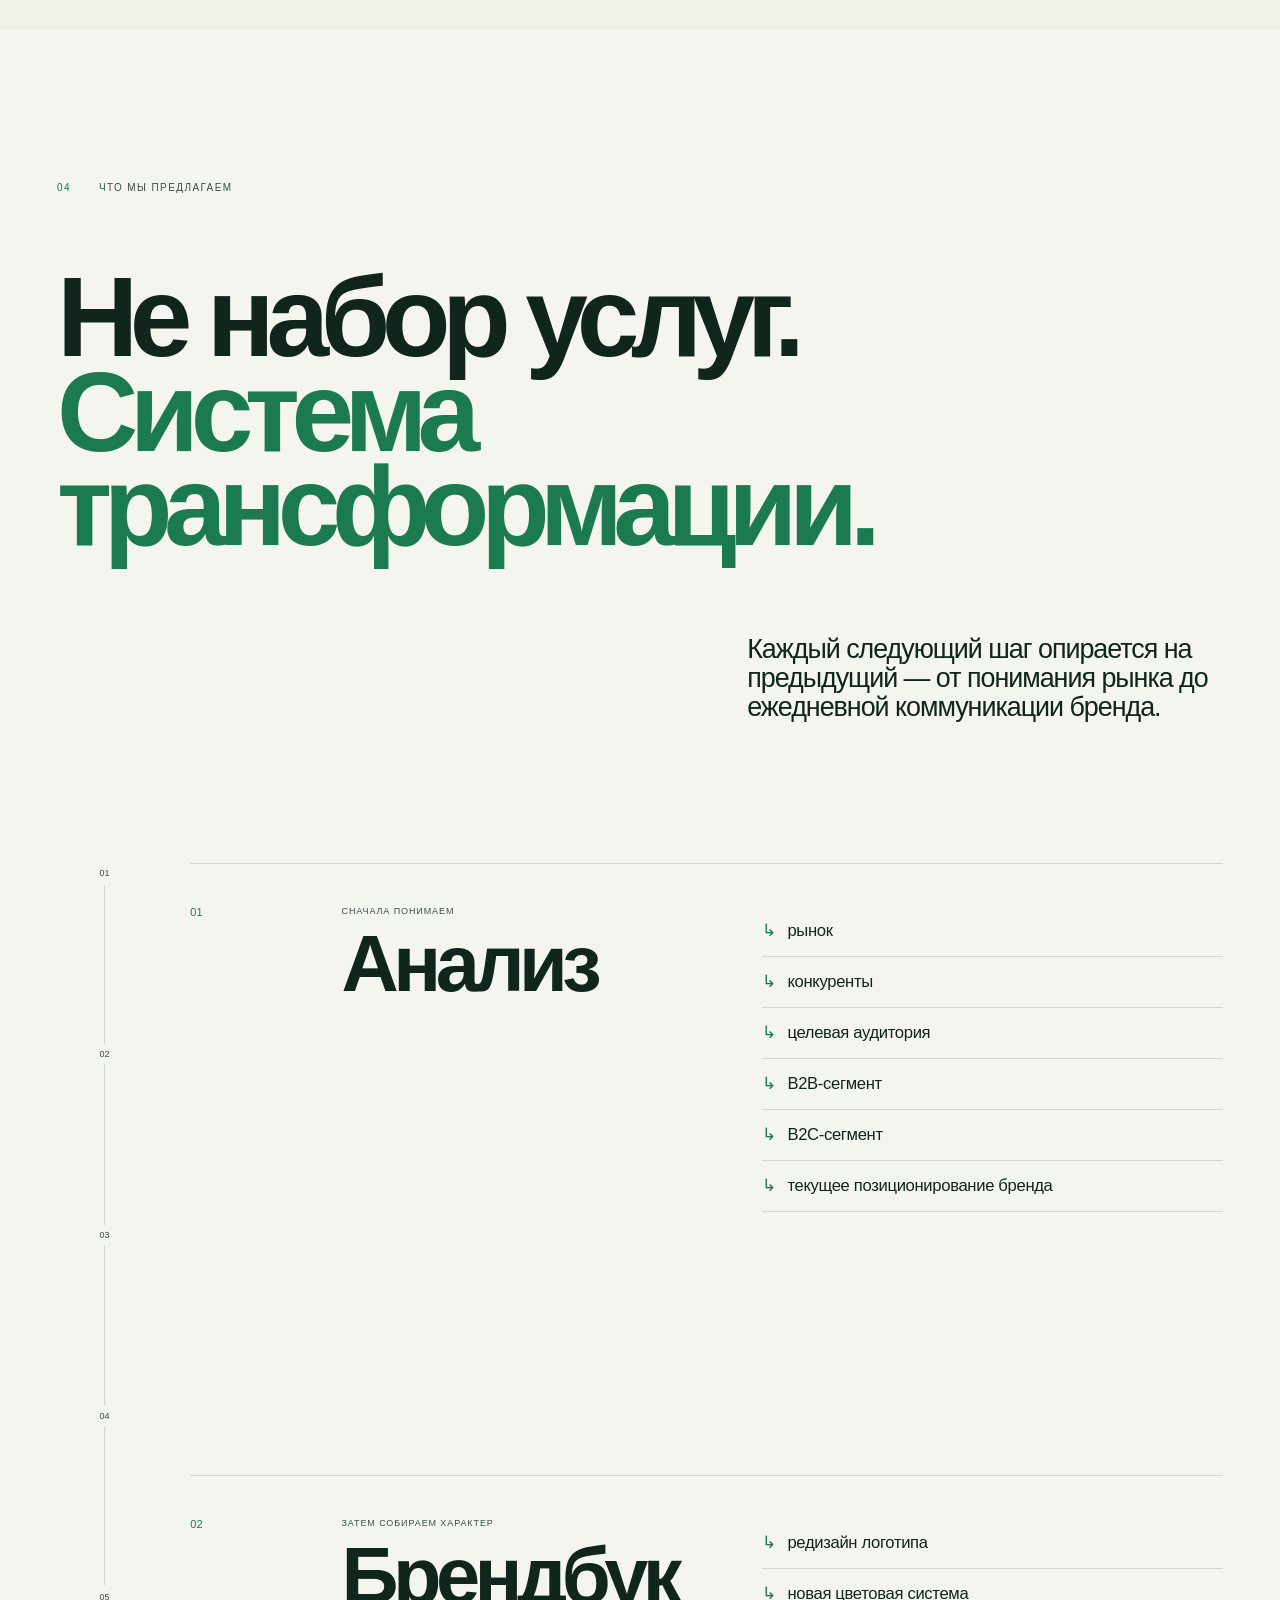
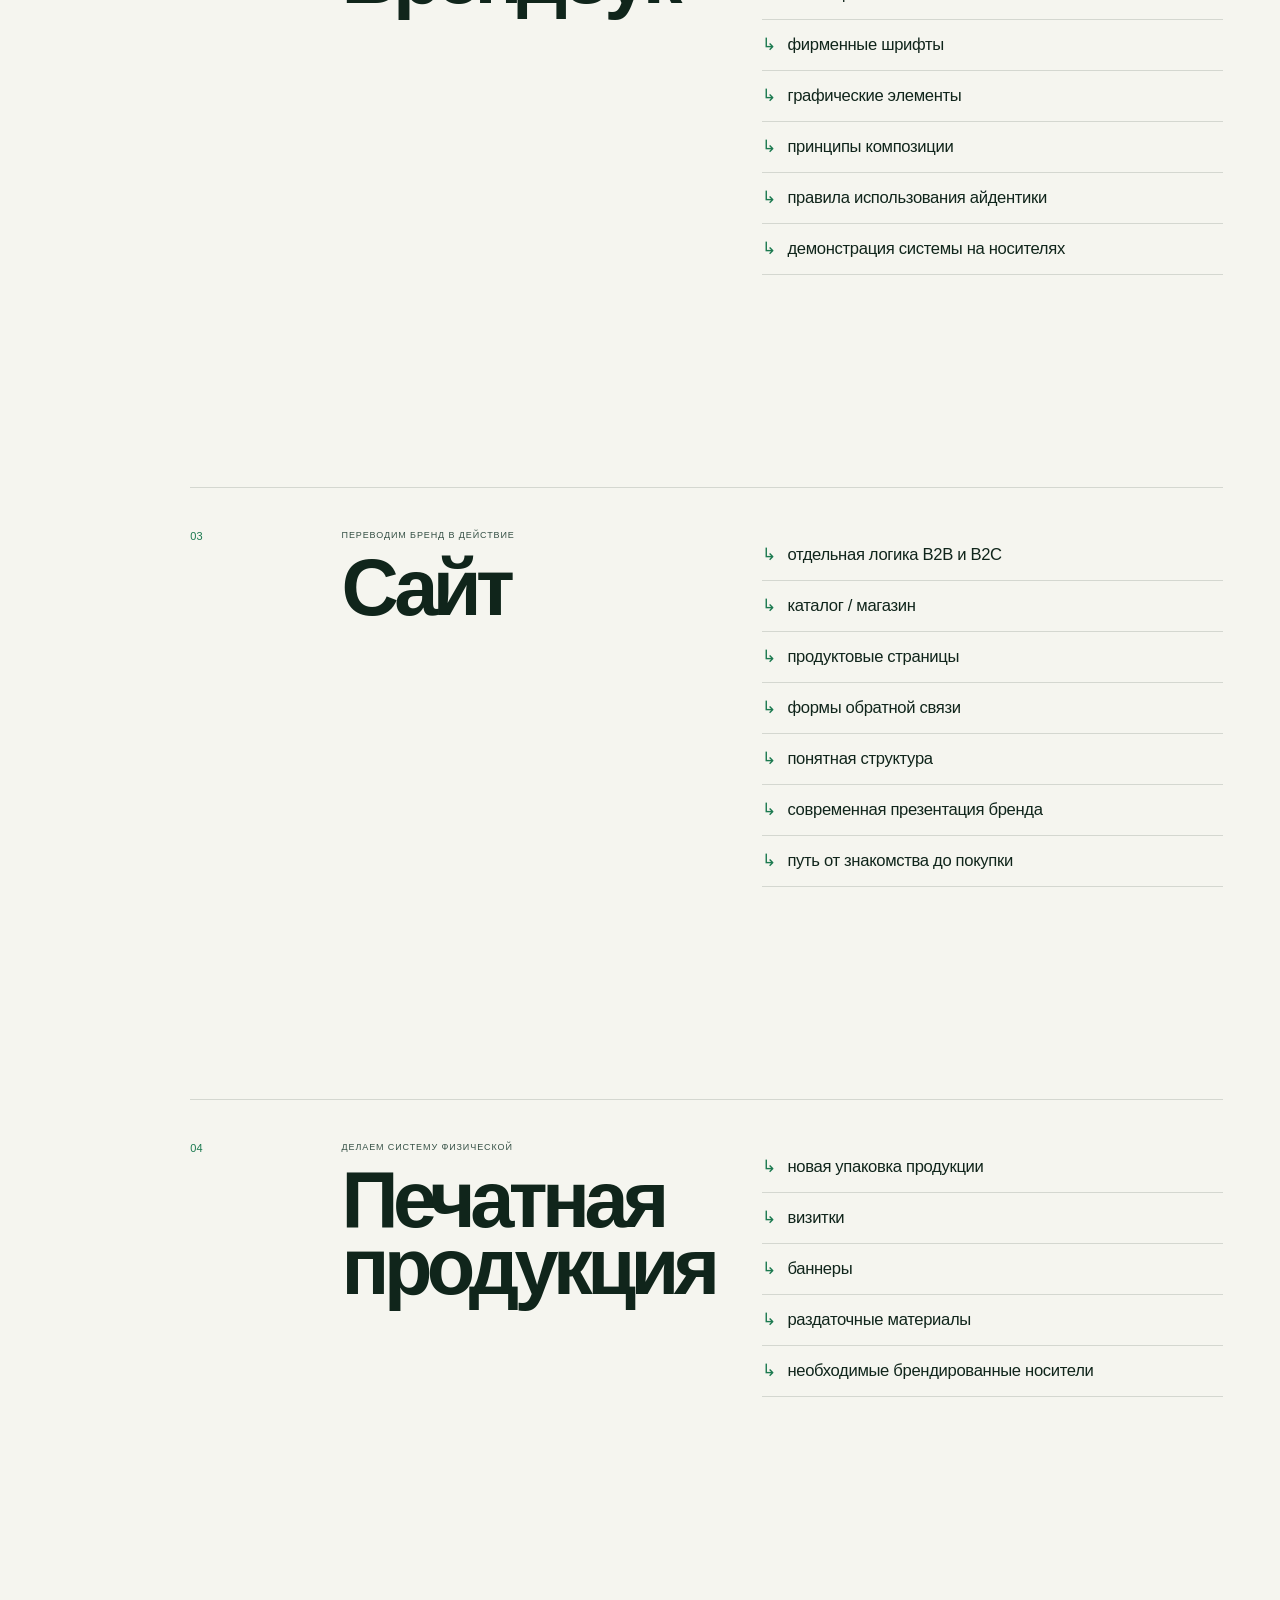
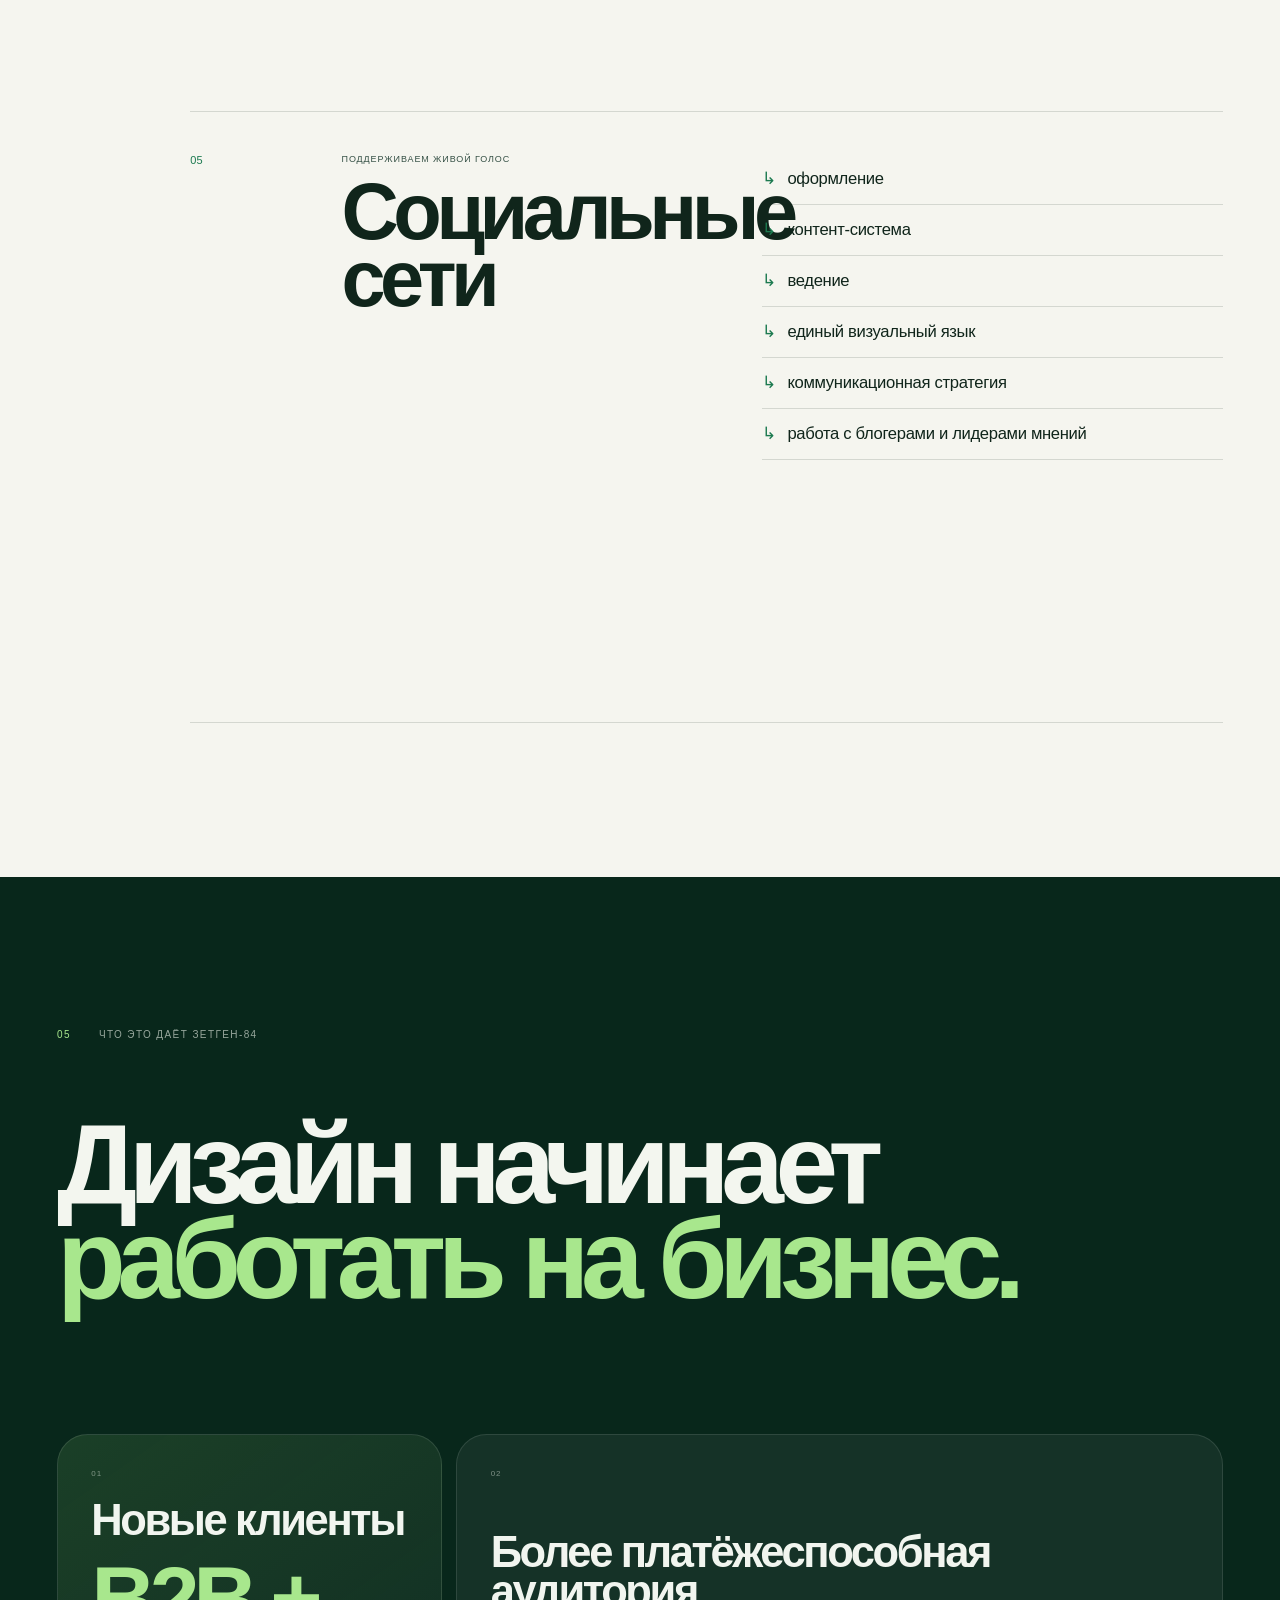
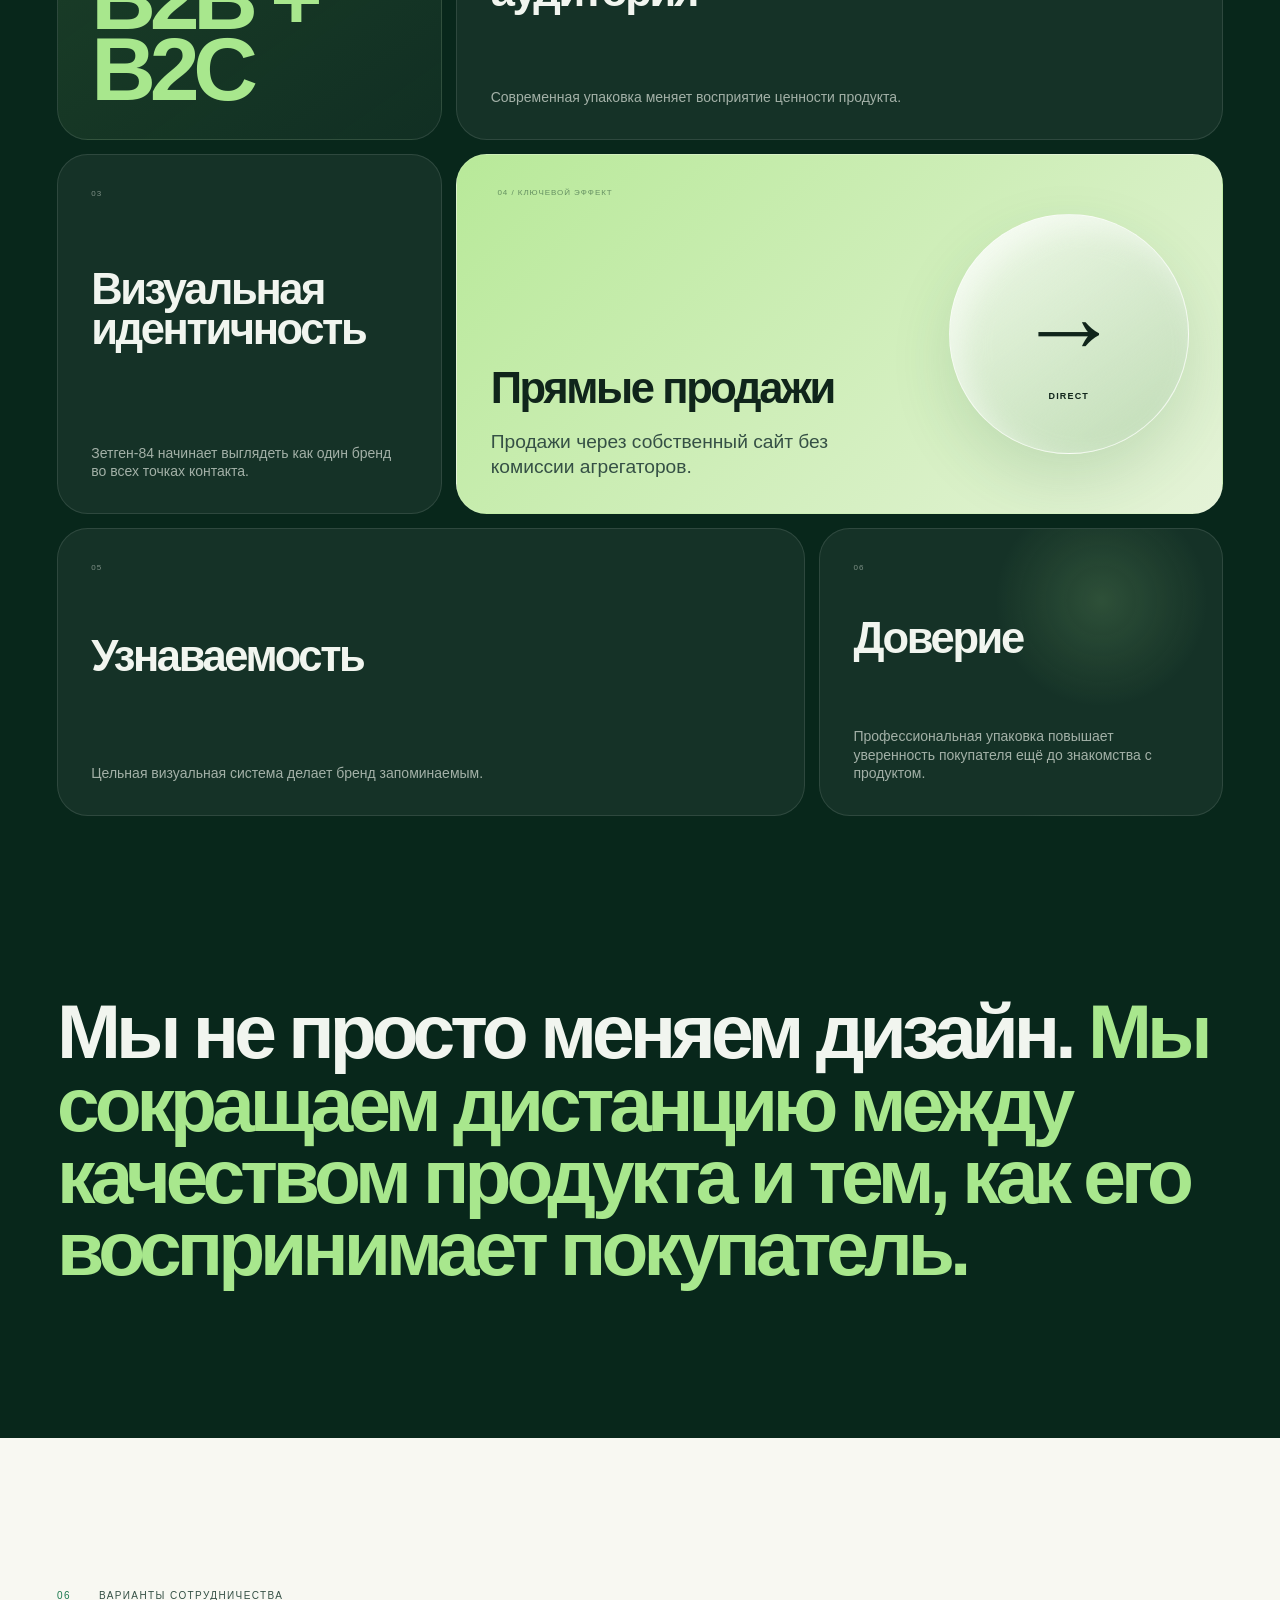
<file: proposal-v2/index.html>
<!doctype html>
<html lang="ru">
<head>
  <meta charset="utf-8">
  <meta name="viewport" content="width=device-width, initial-scale=1">
  <meta name="color-scheme" content="light">
  <meta name="theme-color" content="#f0f1e8">
  <meta name="description" content="Персональное коммерческое предложение СПУТНИК для Зетген-84: айдентика, сайт, упаковка и digital-система бренда.">
  <title>Зетген-84 × СПУТНИК — от визуала к продажам</title>
  <link rel="preload" href="../assets/zetgen-product.jpg" as="image" fetchpriority="high">
  <link rel="stylesheet" href="./styles.css">
  <script src="./app.js" defer></script>
</head>
<body>
  <a class="skip-link" href="#main">Перейти к содержанию</a>
  <div class="grain" aria-hidden="true"></div>
  <div class="cursor-glow" aria-hidden="true"></div>

  <header class="site-header" data-header>
    <a class="wordmark" href="#hero" aria-label="СПУТНИК — к началу страницы">
      <span>СПУТНИК</span><sup>®</sup>
    </a>
    <nav class="site-nav" aria-label="Основная навигация">
      <a href="#about">О нас</a>
      <a href="#cases">Кейсы</a>
      <a href="#zetgen">Зетген-84</a>
      <a href="#roadmap">План</a>
    </nav>
    <a class="header-cta" href="#formats">Форматы <span aria-hidden="true">↘</span></a>
  </header>

  <main id="main">
    <section class="hero section-dark-edge" id="hero" aria-labelledby="hero-title">
      <div class="hero-grid" aria-hidden="true"></div>
      <div class="hero-aura hero-aura--a" aria-hidden="true"></div>
      <div class="hero-aura hero-aura--b" aria-hidden="true"></div>

      <div class="hero-meta reveal">
        <span>Коммерческое предложение</span>
        <span>СПУТНИК × Зетген-84</span>
      </div>

      <h1 class="hero-title" id="hero-title" aria-label="От визуала к продажам">
        <span class="hero-line reveal-text">От визуала</span>
        <span class="hero-line hero-line--indent reveal-text">к продажам</span>
      </h1>

      <p class="hero-intro reveal">Агентство СПУТНИК специально для Зетген-84. Показываем не обещание редизайна, а направление, в котором сильный продукт может выглядеть уже сейчас.</p>

      <div class="product-world" data-parallax="0.035" aria-label="Визуальная демонстрация потенциала упаковки Зетген-84">
        <div class="product-orbit product-orbit--rear" aria-hidden="true"></div>
        <div class="product-plate" aria-hidden="true"></div>
        <div class="product-glass" aria-hidden="true"></div>
        <div class="product-shadow" aria-hidden="true"></div>
        <img class="product-shot" src="../assets/zetgen-product.jpg" alt="Продукция Зетген-84 в концептуальной визуальной композиции" width="1280" height="1280" decoding="async" fetchpriority="high">
        <div class="product-orbit product-orbit--front" aria-hidden="true"></div>
        <div class="chrome-bead" aria-hidden="true"></div>
        <div class="soft-form" aria-hidden="true"></div>
        <div class="product-label glass-card reveal">
          <span>Visual study / 01</span>
          <b>Не новый дизайн упаковки.</b>
          <small>Демонстрация визуального потенциала бренда.</small>
        </div>
      </div>

      <div class="hero-bottom reveal">
        <span>Сильный продукт уже есть.</span>
        <span>Теперь усилим то, как его видят.</span>
      </div>

      <a class="scroll-indicator" href="#about" aria-label="Перейти к следующему разделу">
        <span>Scroll</span>
        <i aria-hidden="true"></i>
      </a>
    </section>

    <section class="about section-pad" id="about" aria-labelledby="about-title">
      <div class="section-tag reveal"><span>01</span><span>О нас</span></div>
      <div class="grid-12">
        <h2 class="display-title col-1-11 reveal-text" id="about-title">Мы готовим бренды<br><span>к встрече с людьми.</span></h2>
        <p class="lead-copy col-7-13 reveal">Мы — дизайнерское агентство полного цикла. Подготавливаем бренды к выходу на рынок, встрече с клиентами и дальнейшему росту.</p>
      </div>

      <div class="stats-composition" aria-label="Показатели агентства СПУТНИК">
        <article class="stat stat--large reveal">
          <strong>10+</strong>
          <span>брендов создано<br>с нуля</span>
        </article>
        <article class="stat stat--tall reveal">
          <strong>25+</strong>
          <span>сайтов</span>
        </article>
        <article class="stat stat--small reveal">
          <strong>5+</strong>
          <span>аккаунтов<br>на ведении</span>
        </article>
        <article class="stat stat--infinity reveal">
          <strong>∞</strong>
          <span>любви к своей работе</span>
        </article>
      </div>

      <div class="reviews-heading reveal">
        <h3>Отзывы без постановки.</h3>
        <p>В проектных материалах нет доступных утверждённых скриншотов отзывов, поэтому здесь оставлены только честные места под реальные изображения — без выдуманных цитат.</p>
      </div>

      <div class="reviews-rail" data-drag-scroll tabindex="0" aria-label="Места под реальные скриншоты отзывов">
        <figure class="review-frame review-frame--portrait">
          <div class="review-placeholder">
            <span>01 / screenshot</span>
            <b>Утверждённый отзыв</b>
            <small>подключить реальный скриншот</small>
          </div>
        </figure>
        <figure class="review-frame review-frame--wide">
          <div class="review-placeholder">
            <span>02 / screenshot</span>
            <b>Переписка с клиентом</b>
            <small>без генерации текста</small>
          </div>
        </figure>
        <figure class="review-frame review-frame--portrait review-frame--tilt">
          <div class="review-placeholder">
            <span>03 / screenshot</span>
            <b>Отзыв после запуска</b>
            <small>только из исходных материалов</small>
          </div>
        </figure>
        <figure class="review-frame review-frame--wide">
          <div class="review-placeholder">
            <span>04 / screenshot</span>
            <b>Результат сотрудничества</b>
            <small>место под реальный файл</small>
          </div>
        </figure>
      </div>
    </section>

    <section class="cases" id="cases" aria-labelledby="cases-title">
      <div class="cases-intro section-pad">
        <div class="section-tag section-tag--light reveal"><span>02</span><span>Наши показатели</span></div>
        <div class="grid-12">
          <h2 class="display-title display-title--light col-1-12 reveal-text" id="cases-title">Не обещаем<br><span>результат в вакууме.</span></h2>
          <p class="lead-copy lead-copy--light col-8-13 reveal">Показываем, как системный редизайн меняет восприятие бренда и помогает бизнесу говорить с нужной аудиторией на одном визуальном языке.</p>
        </div>
      </div>

      <div class="cases-scroll" data-horizontal-section>
        <div class="cases-sticky">
          <div class="case-track" data-horizontal-track>
            <article class="case-panel case-panel--san" aria-labelledby="case-01-title">
              <div class="case-index">Case / 01</div>
              <div class="case-copy">
                <span class="case-label">Редизайн образовательного бренда</span>
                <h3 id="case-01-title">Академия<br>Сан Валеро</h3>
                <div class="case-link">san-valero.ru</div>
                <p class="case-result">Благодаря редизайну помогли бренду стать привлекательнее для молодой аудитории, привлечь в команду молодых специалистов, увеличить охваты в социальных сетях и привлечь новых студентов.</p>
              </div>
              <div class="before-after" aria-label="Концептуальная композиция было и стало">
                <div class="browser-shell browser-shell--old">
                  <div class="browser-bar"><i></i><i></i><i></i><span>Было</span></div>
                  <div class="san-old">
                    <strong>SAN<br>VALERO</strong>
                    <div class="legacy-lines"><i></i><i></i><i></i><i></i></div>
                  </div>
                </div>
                <div class="compare-arrow" aria-hidden="true">→</div>
                <div class="browser-shell browser-shell--new">
                  <div class="browser-bar"><i></i><i></i><i></i><span>Стало</span></div>
                  <div class="san-new">
                    <span>ACADEMIA</span>
                    <strong>Учиться<br>по-новому.</strong>
                    <div class="san-orb"></div>
                  </div>
                </div>
              </div>
            </article>

            <article class="case-panel case-panel--sofia" aria-labelledby="case-02-title">
              <div class="case-index">Case / 02</div>
              <div class="case-copy">
                <span class="case-label">Сайт + печатная продукция</span>
                <h3 id="case-02-title">Sofia<br>School</h3>
                <div class="case-link">sofia-school.ru</div>
                <p class="case-result">Создали новое digital-присутствие школы и помогли привлечь новых студентов.</p>
              </div>
              <div class="sofia-scene" aria-label="Концептуальная демонстрация сайта и печатной продукции Sofia School">
                <div class="sofia-web">
                  <span>SOFIA / SCHOOL</span>
                  <strong>Education<br>with character.</strong>
                  <i>Explore program ↗</i>
                </div>
                <div class="sofia-paper sofia-paper--a"><b>S</b><span>Open day</span></div>
                <div class="sofia-paper sofia-paper--b"><span>2026</span><b>SOFIA</b></div>
                <div class="sofia-pin">S</div>
              </div>
            </article>

            <article class="case-panel case-panel--taiga" aria-labelledby="case-03-title">
              <div class="case-index">Case / 03</div>
              <div class="case-copy">
                <span class="case-label">Новый сайт + социальные сети</span>
                <h3 id="case-03-title">Тайга<br>Озеро</h3>
                <p class="case-result">Новая визуальная коммуникация помогла привлечь подписчиков и новых постояльцев, в том числе увеличить заполненность дат в несезонное время.</p>
              </div>
              <div class="taiga-scene" aria-label="Атмосферная концептуальная визуализация digital-системы Тайга Озеро">
                <div class="taiga-sky"></div>
                <div class="taiga-mountain taiga-mountain--a"></div>
                <div class="taiga-mountain taiga-mountain--b"></div>
                <div class="taiga-water"></div>
                <div class="taiga-phone">
                  <span>ТАЙГА ОЗЕРО</span>
                  <strong>Тишина,<br>которая остаётся.</strong>
                  <i>Забронировать ↗</i>
                </div>
                <div class="taiga-caption">Digital / Stay / Nature</div>
              </div>
            </article>
          </div>

          <div class="case-progress" aria-hidden="true"><i data-horizontal-progress></i></div>
          <div class="case-hint" aria-hidden="true">03 истории / один принцип: дизайн работает как система</div>
        </div>
      </div>
    </section>

    <section class="zetgen section-pad" id="zetgen" aria-labelledby="zetgen-title">
      <div class="section-tag reveal"><span>03</span><span>О вас</span></div>
      <div class="grid-12 zetgen-opening">
        <p class="overline col-1-4 reveal">Теперь о главном.<br>О вас.</p>
        <h2 class="display-title col-4-13 reveal-text" id="zetgen-title">Сильный продукт.<br><span>Недосказанный бренд.</span></h2>
      </div>

      <div class="zetgen-thesis reveal">
        <p><strong>Зетген-84 более 10 лет на рынке.</strong> За брендом стоят сильное производство и качественный реально работающий продукт.</p>
        <span>Проблема не в продукте.<br>Проблема — в дистанции между качеством и восприятием.</span>
      </div>

      <div class="brand-diagnosis">
        <article class="diagnosis-panel diagnosis-panel--assets glass-card reveal">
          <div class="diagnosis-head"><span>Уже есть</span><b>Основа сильного бренда</b></div>
          <ul>
            <li>долгий опыт работы на рынке</li>
            <li>собственный сайт и магазин</li>
            <li>несколько продуктовых направлений</li>
            <li>сильное производство</li>
            <li>качественный продукт</li>
          </ul>
          <div class="diagnosis-meter" aria-hidden="true"><i></i><i></i><i></i><i></i><i></i></div>
        </article>

        <div class="diagnosis-bridge" aria-hidden="true">
          <span>Визуальный<br>разрыв</span>
          <i></i>
        </div>

        <article class="diagnosis-panel diagnosis-panel--friction glass-card reveal">
          <div class="diagnosis-head"><span>Сейчас мешает расти</span><b>То, что видит клиент</b></div>
          <ul>
            <li>устаревший визуальный язык</li>
            <li>разрозненная айдентика</li>
            <li>сайт не раскрывает силу бренда</li>
            <li>недостаточно наполненная digital-коммуникация</li>
            <li>отсутствие полноценного присутствия в социальных сетях</li>
          </ul>
          <div class="diagnosis-signal" aria-hidden="true"></div>
        </article>
      </div>

      <div class="turning-point" data-turning-point>
        <div class="turning-glow" aria-hidden="true"></div>
        <p class="turning-small reveal">Дистанцию можно сократить.</p>
        <h3 class="turning-title reveal-text">Но теперь<br><span>у вас есть мы.</span></h3>
        <p class="turning-copy reveal">СПУТНИК поможет визуальной оболочке Зетген-84 наконец соответствовать качеству самого продукта.</p>
      </div>
    </section>

    <section class="roadmap section-pad" id="roadmap" aria-labelledby="roadmap-title" data-roadmap>
      <div class="section-tag reveal"><span>04</span><span>Что мы предлагаем</span></div>
      <div class="grid-12 roadmap-head">
        <h2 class="display-title col-1-11 reveal-text" id="roadmap-title">Не набор услуг.<br><span>Система трансформации.</span></h2>
        <p class="lead-copy col-8-13 reveal">Каждый следующий шаг опирается на предыдущий — от понимания рынка до ежедневной коммуникации бренда.</p>
      </div>

      <div class="roadmap-layout">
        <aside class="roadmap-rail" aria-hidden="true">
          <div class="roadmap-line"><i data-road-fill></i></div>
          <span>01</span><span>02</span><span>03</span><span>04</span><span>05</span>
        </aside>

        <div class="roadmap-steps">
          <article class="road-step reveal" data-road-step>
            <div class="road-step-num">01</div>
            <div class="road-step-title"><span>Сначала понимаем</span><h3>Анализ</h3></div>
            <ul><li>рынок</li><li>конкуренты</li><li>целевая аудитория</li><li>B2B-сегмент</li><li>B2C-сегмент</li><li>текущее позиционирование бренда</li></ul>
          </article>

          <article class="road-step reveal" data-road-step>
            <div class="road-step-num">02</div>
            <div class="road-step-title"><span>Затем собираем характер</span><h3>Брендбук</h3></div>
            <ul><li>редизайн логотипа</li><li>новая цветовая система</li><li>фирменные шрифты</li><li>графические элементы</li><li>принципы композиции</li><li>правила использования айдентики</li><li>демонстрация системы на носителях</li></ul>
          </article>

          <article class="road-step reveal" data-road-step>
            <div class="road-step-num">03</div>
            <div class="road-step-title"><span>Переводим бренд в действие</span><h3>Сайт</h3></div>
            <ul><li>отдельная логика B2B и B2C</li><li>каталог / магазин</li><li>продуктовые страницы</li><li>формы обратной связи</li><li>понятная структура</li><li>современная презентация бренда</li><li>путь от знакомства до покупки</li></ul>
          </article>

          <article class="road-step reveal" data-road-step>
            <div class="road-step-num">04</div>
            <div class="road-step-title"><span>Делаем систему физической</span><h3>Печатная продукция</h3></div>
            <ul><li>новая упаковка продукции</li><li>визитки</li><li>баннеры</li><li>раздаточные материалы</li><li>необходимые брендированные носители</li></ul>
          </article>

          <article class="road-step reveal" data-road-step>
            <div class="road-step-num">05</div>
            <div class="road-step-title"><span>Поддерживаем живой голос</span><h3>Социальные сети</h3></div>
            <ul><li>оформление</li><li>контент-система</li><li>ведение</li><li>единый визуальный язык</li><li>коммуникационная стратегия</li><li>работа с блогерами и лидерами мнений</li></ul>
          </article>
        </div>
      </div>
    </section>

    <section class="benefits section-pad" id="benefits" aria-labelledby="benefits-title">
      <div class="section-tag section-tag--light reveal"><span>05</span><span>Что это даёт Зетген-84</span></div>
      <div class="grid-12">
        <h2 class="display-title display-title--light col-1-12 reveal-text" id="benefits-title">Дизайн начинает<br><span>работать на бизнес.</span></h2>
      </div>

      <div class="benefit-bento">
        <article class="benefit benefit--clients reveal">
          <span class="benefit-index">01</span>
          <h3>Новые клиенты</h3>
          <strong>B2B + B2C</strong>
        </article>
        <article class="benefit benefit--value reveal">
          <span class="benefit-index">02</span>
          <h3>Более платёжеспособная аудитория</h3>
          <p>Современная упаковка меняет восприятие ценности продукта.</p>
        </article>
        <article class="benefit benefit--identity reveal">
          <span class="benefit-index">03</span>
          <h3>Визуальная идентичность</h3>
          <p>Зетген-84 начинает выглядеть как один бренд во всех точках контакта.</p>
        </article>
        <article class="benefit benefit--sales reveal">
          <span class="benefit-index">04 / ключевой эффект</span>
          <div>
            <h3>Прямые продажи</h3>
            <p>Продажи через собственный сайт без комиссии агрегаторов.</p>
          </div>
          <div class="sales-mark" aria-hidden="true"><span>→</span><b>direct</b></div>
        </article>
        <article class="benefit benefit--recognition reveal">
          <span class="benefit-index">05</span>
          <h3>Узнаваемость</h3>
          <p>Цельная визуальная система делает бренд запоминаемым.</p>
        </article>
        <article class="benefit benefit--trust reveal">
          <span class="benefit-index">06</span>
          <h3>Доверие</h3>
          <p>Профессиональная упаковка повышает уверенность покупателя ещё до знакомства с продуктом.</p>
        </article>
      </div>

      <blockquote class="benefit-statement reveal">Мы не просто меняем дизайн. <span>Мы сокращаем дистанцию между качеством продукта и тем, как его воспринимает покупатель.</span></blockquote>
    </section>

    <section class="formats section-pad" id="formats" aria-labelledby="formats-title">
      <div class="section-tag reveal"><span>06</span><span>Варианты сотрудничества</span></div>
      <div class="grid-12 formats-head">
        <h2 class="display-title col-1-11 reveal-text" id="formats-title">Выберите глубину<br><span>включения СПУТНИКа.</span></h2>
      </div>

      <div class="format-switch" role="tablist" aria-label="Форматы сотрудничества">
        <button class="format-tab is-active" type="button" role="tab" aria-selected="true" aria-controls="format-project" id="tab-project" data-format-tab="project">Проектная работа</button>
        <button class="format-tab" type="button" role="tab" aria-selected="false" aria-controls="format-retainer" id="tab-retainer" data-format-tab="retainer">Штатный формат</button>
      </div>

      <div class="format-stage">
        <article class="format-card format-card--project is-active" id="format-project" role="tabpanel" aria-labelledby="tab-project" data-format-panel="project">
          <div class="format-number">01</div>
          <div class="format-copy">
            <span>Проектная работа</span>
            <h3>Переодеваем бренд<br>под ключ</h3>
            <p>Когда нужно один раз собрать новую систему: от анализа и айдентики до сайта и носителей.</p>
          </div>
          <div class="format-meta">
            <div><span>Срок</span><strong>от 1 месяца</strong></div>
            <div><span>Стоимость</span><strong>от 90 000 ₽</strong></div>
          </div>
          <ul class="format-options"><li>50% предоплата / 50% постоплата</li><li>поэтапная оплата</li><li>рассрочка</li></ul>
          <div class="format-sculpture" aria-hidden="true"><i></i><i></i><i></i></div>
        </article>

        <article class="format-card format-card--retainer" id="format-retainer" role="tabpanel" aria-labelledby="tab-retainer" data-format-panel="retainer" hidden>
          <div class="format-number">02</div>
          <div class="format-copy">
            <span>Штатный формат</span>
            <h3>Digital-партнёр<br>внутри команды</h3>
            <p>Когда бренду нужен постоянный digital-партнёр и ежедневный контент без расширения внутреннего штата.</p>
          </div>
          <div class="format-meta">
            <div><span>Срок</span><strong>ежемесячно</strong></div>
            <div><span>Стоимость</span><strong>от 40 000 ₽ / мес.</strong></div>
          </div>
          <ul class="format-options"><li>удалённо</li><li>гибрид</li></ul>
          <div class="format-sculpture format-sculpture--retainer" aria-hidden="true"><i></i><i></i><i></i></div>
        </article>
      </div>
    </section>

    <section class="final-cta" id="contact" aria-labelledby="final-title">
      <div class="final-grid" aria-hidden="true"></div>
      <div class="final-product" data-parallax="0.015" aria-hidden="true">
        <div class="final-orbit"></div>
        <img src="../assets/zetgen-product.jpg" alt="" width="1280" height="1280" loading="lazy" decoding="async">
      </div>

      <div class="final-copy">
        <span class="final-kicker reveal">СПУТНИК × Зетген-84 / следующий шаг</span>
        <h2 id="final-title" class="final-title reveal-text">Готовы<br><span>начать?</span></h2>
        <p class="reveal">Мы уже видим, каким может стать Зетген-84.<br>Теперь ждём вашего решения.</p>
        <div class="final-actions reveal">
          <a class="cta-primary" href="#contact-hook" data-placeholder-link>Начать работу <span aria-hidden="true">↗</span></a>
          <a class="cta-secondary" href="#contact-hook" data-placeholder-link>Обсудить проект</a>
        </div>
        <div class="contact-hook" id="contact-hook">Контакты будут подключены после утверждения коммерческого предложения.</div>
      </div>
    </section>
  </main>

  <footer class="developer-credit">
    <div class="credit-top">
      <p>Designed to impress.<br><strong>Built to perform.</strong></p>
      <span>Development — Михаил</span>
    </div>
    <div class="credit-bottom">
      <p>Разработчик / vibe coder, который превращает смелые визуальные идеи в быстрые, живые и технологичные digital-продукты.</p>
      <p class="credit-wink">Красивый дизайн — половина дела. Вторая половина — разработчик, который способен его не испортить.</p>
      <a href="#hero" aria-label="Вернуться к началу">Back to top ↑</a>
    </div>
  </footer>

  <div class="placeholder-toast" role="status" aria-live="polite" aria-atomic="true" data-toast>Контактная ссылка будет подключена после утверждения.</div>
</body>
</html>
</file>
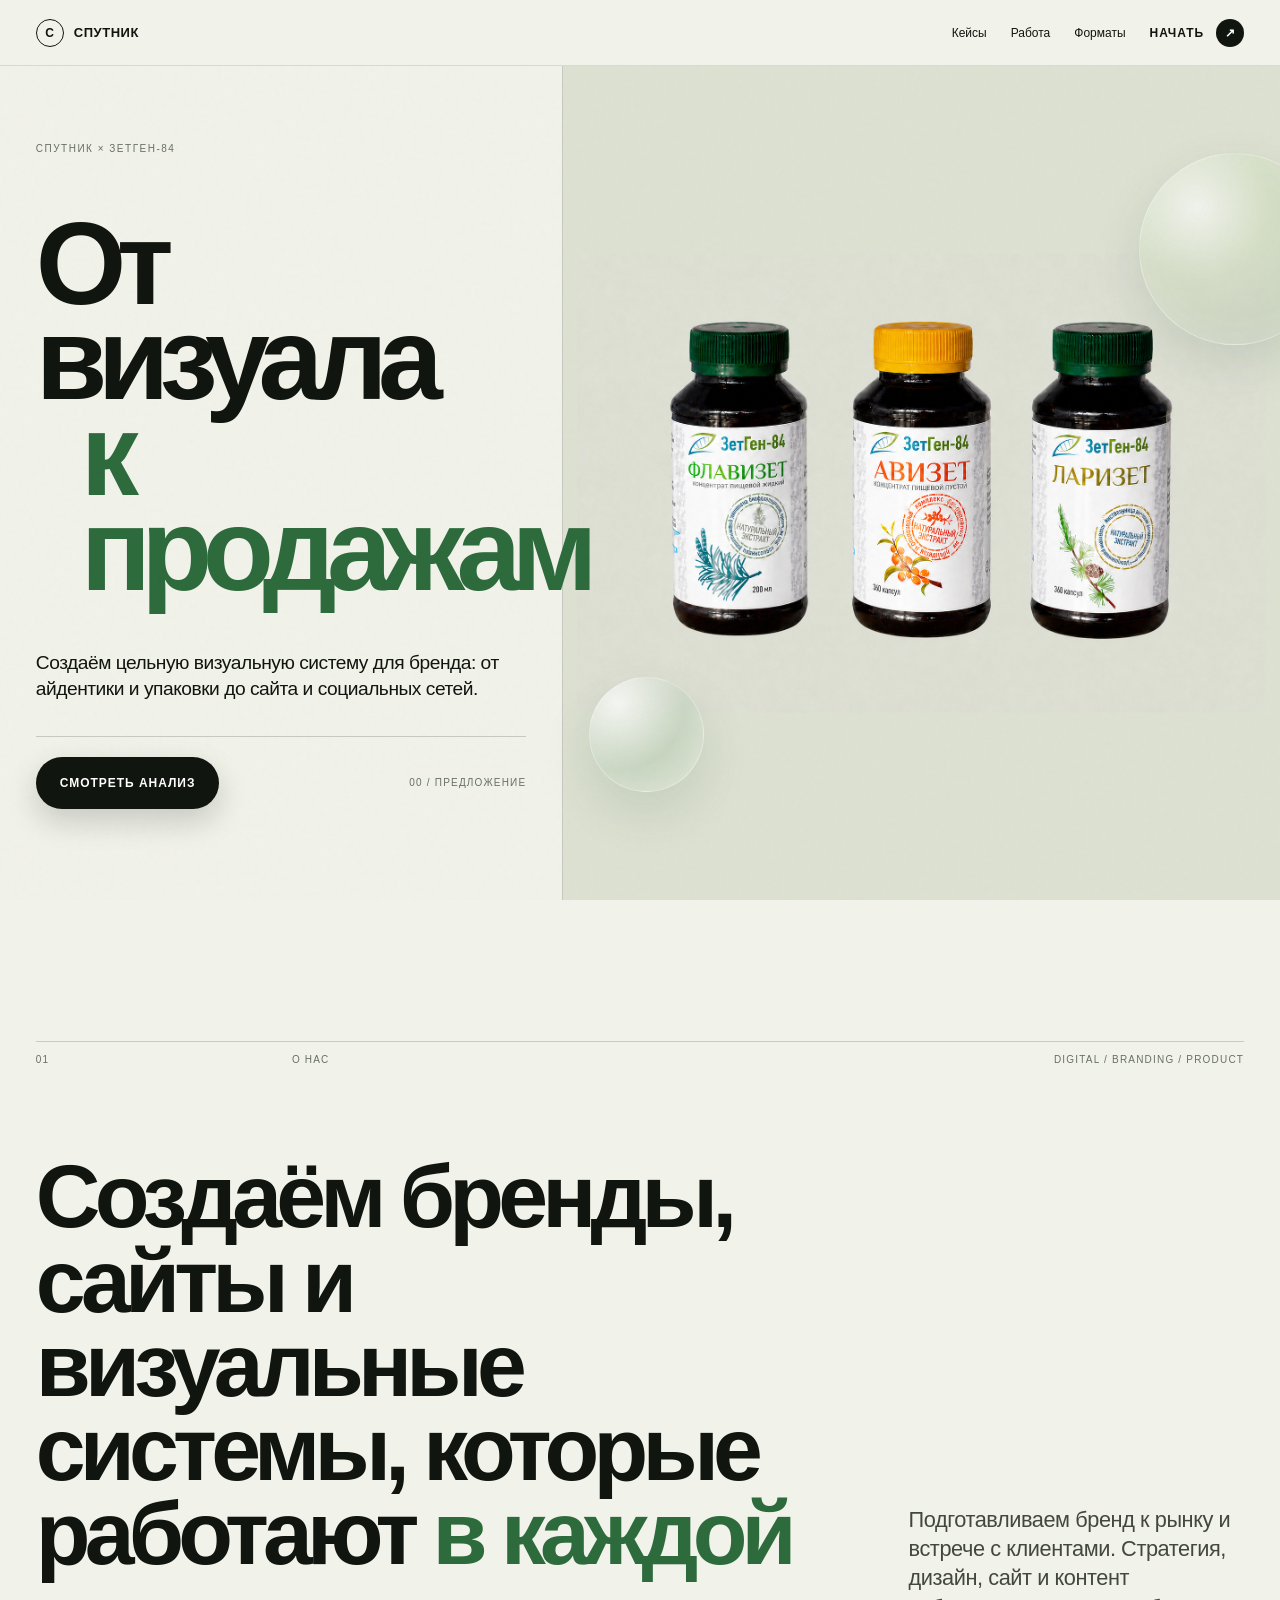
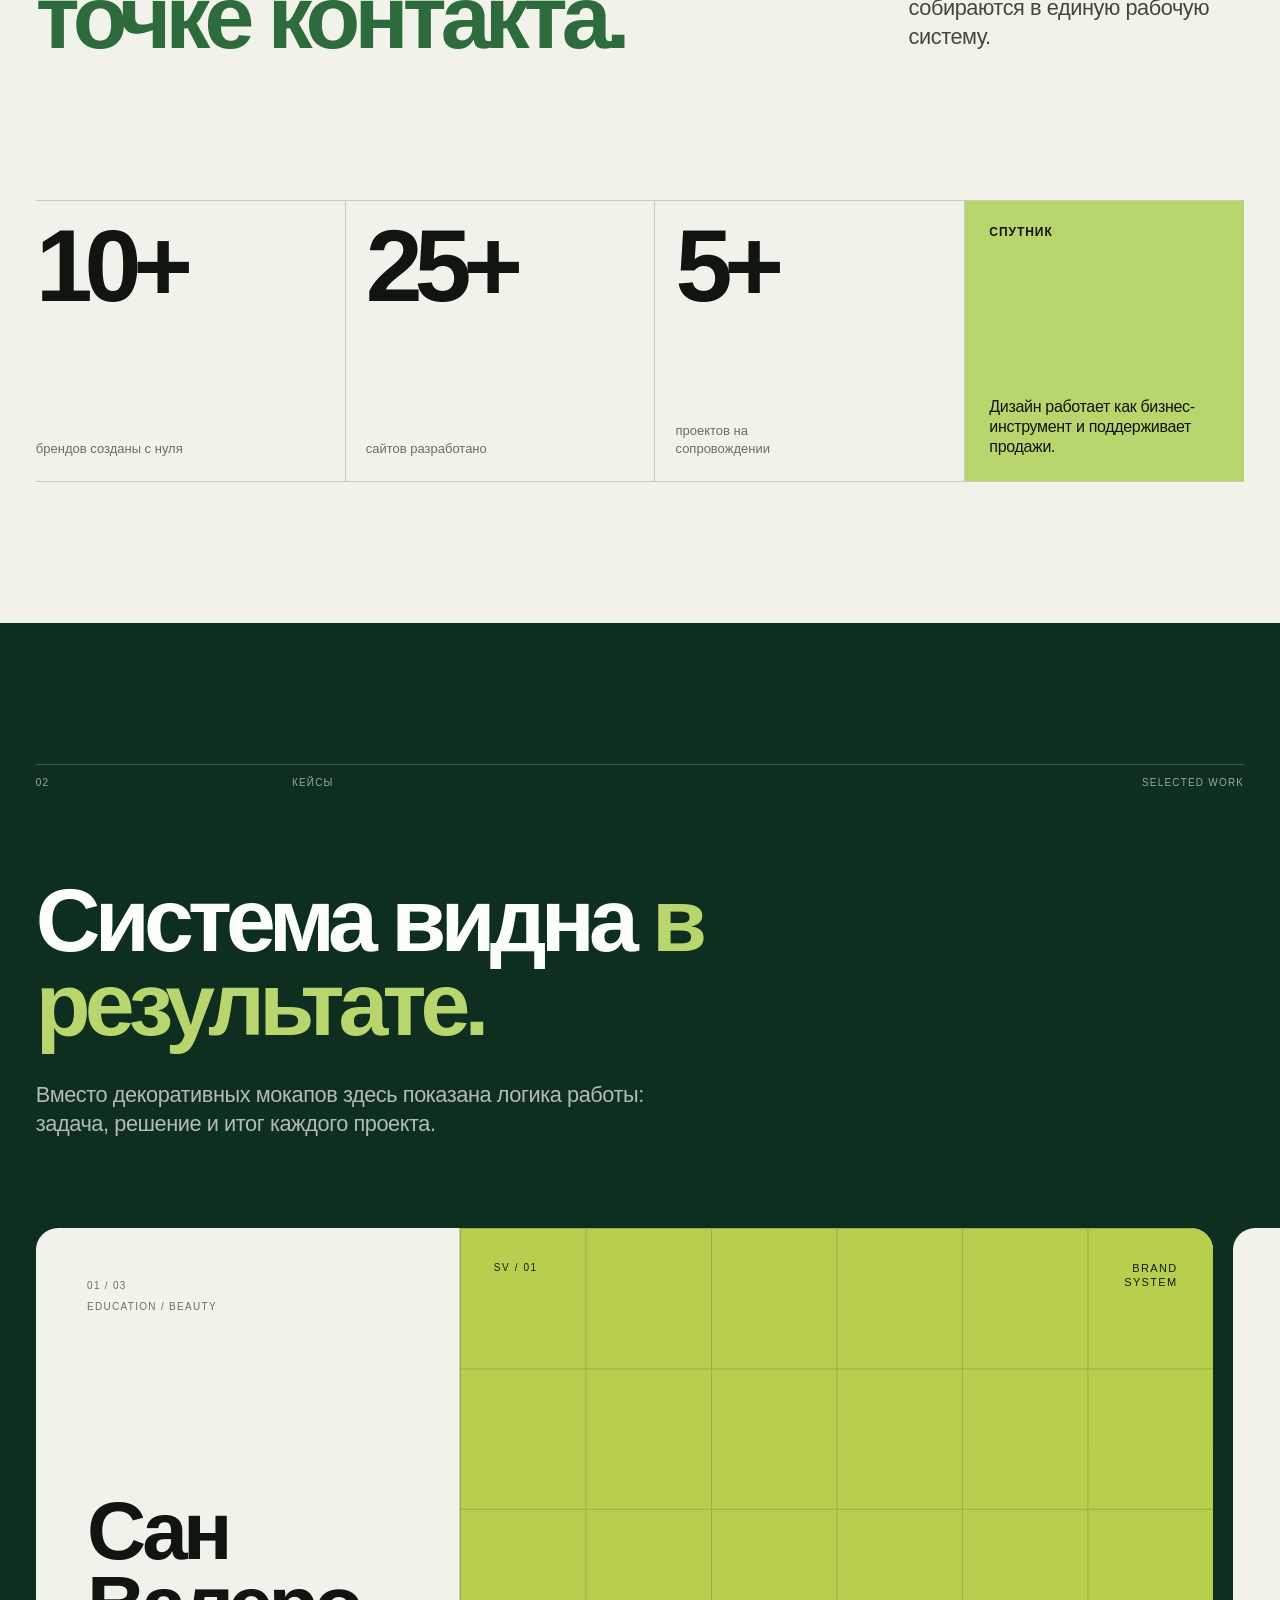
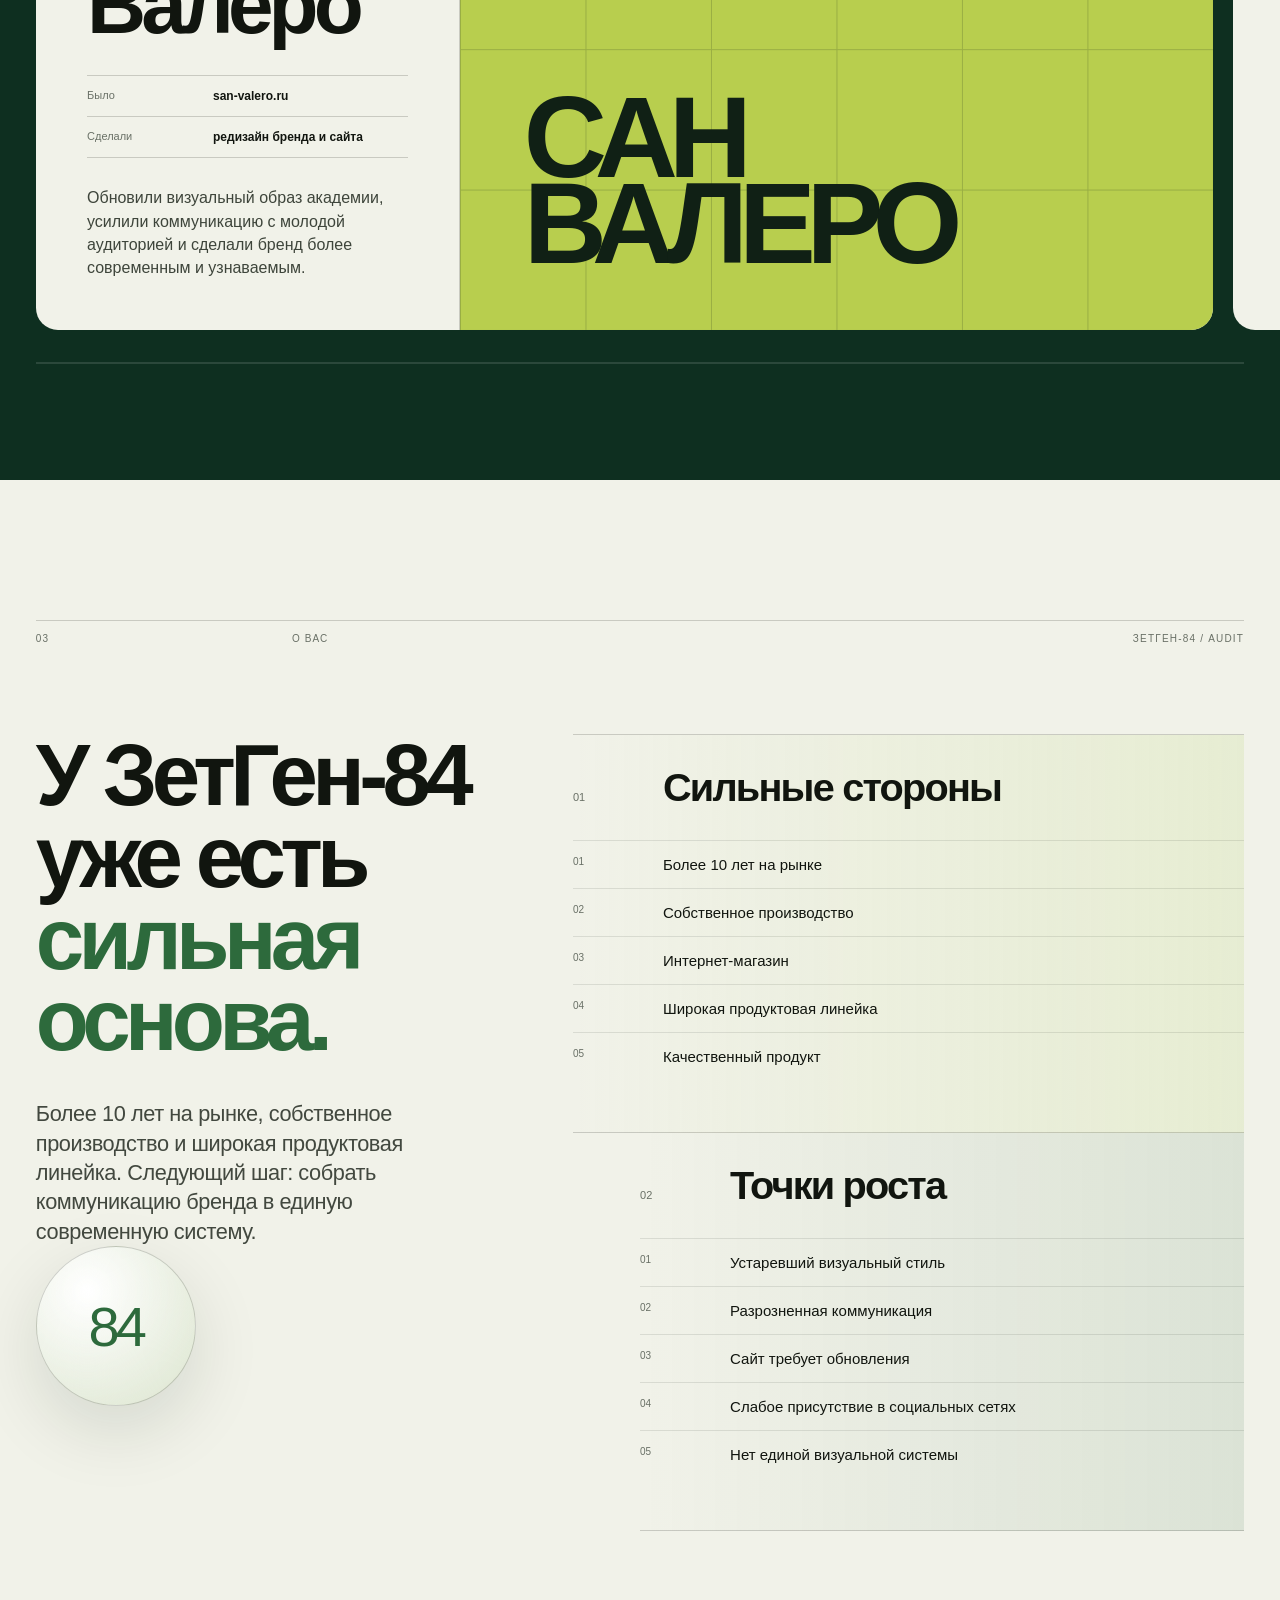
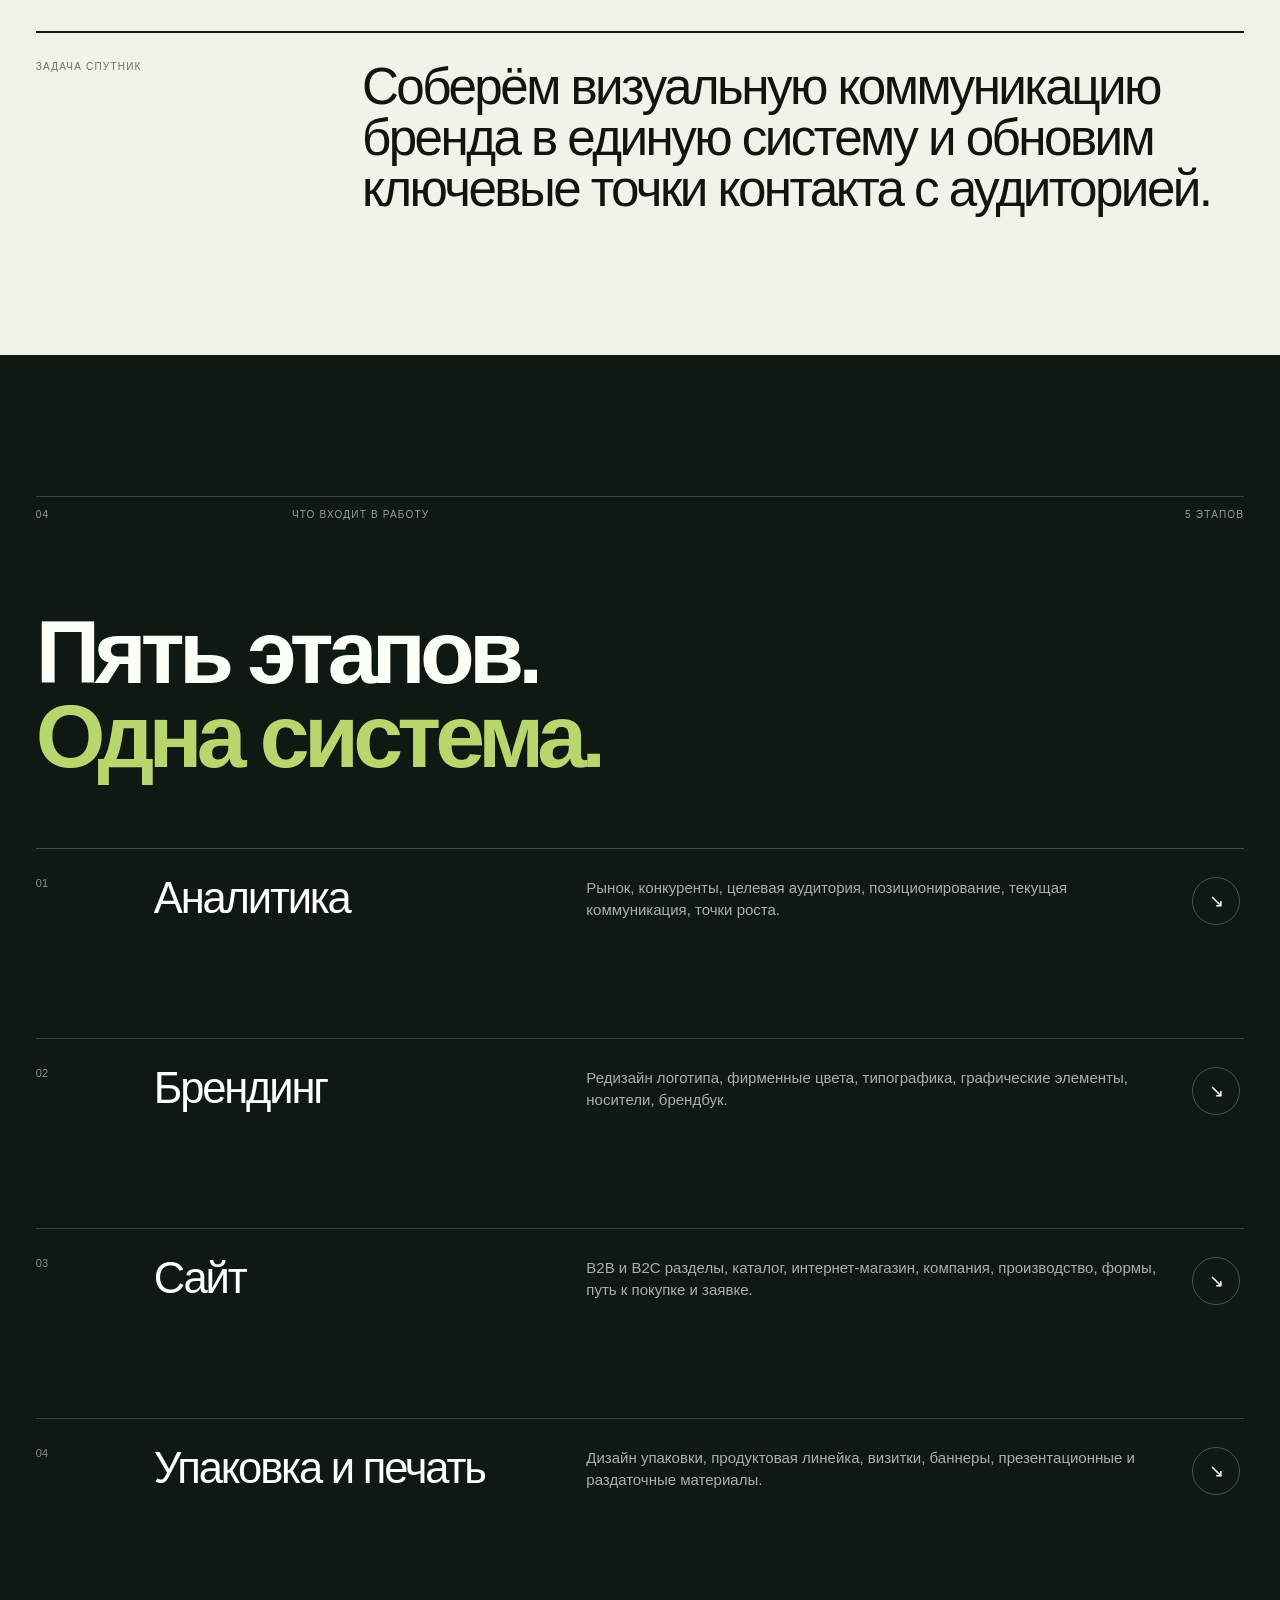
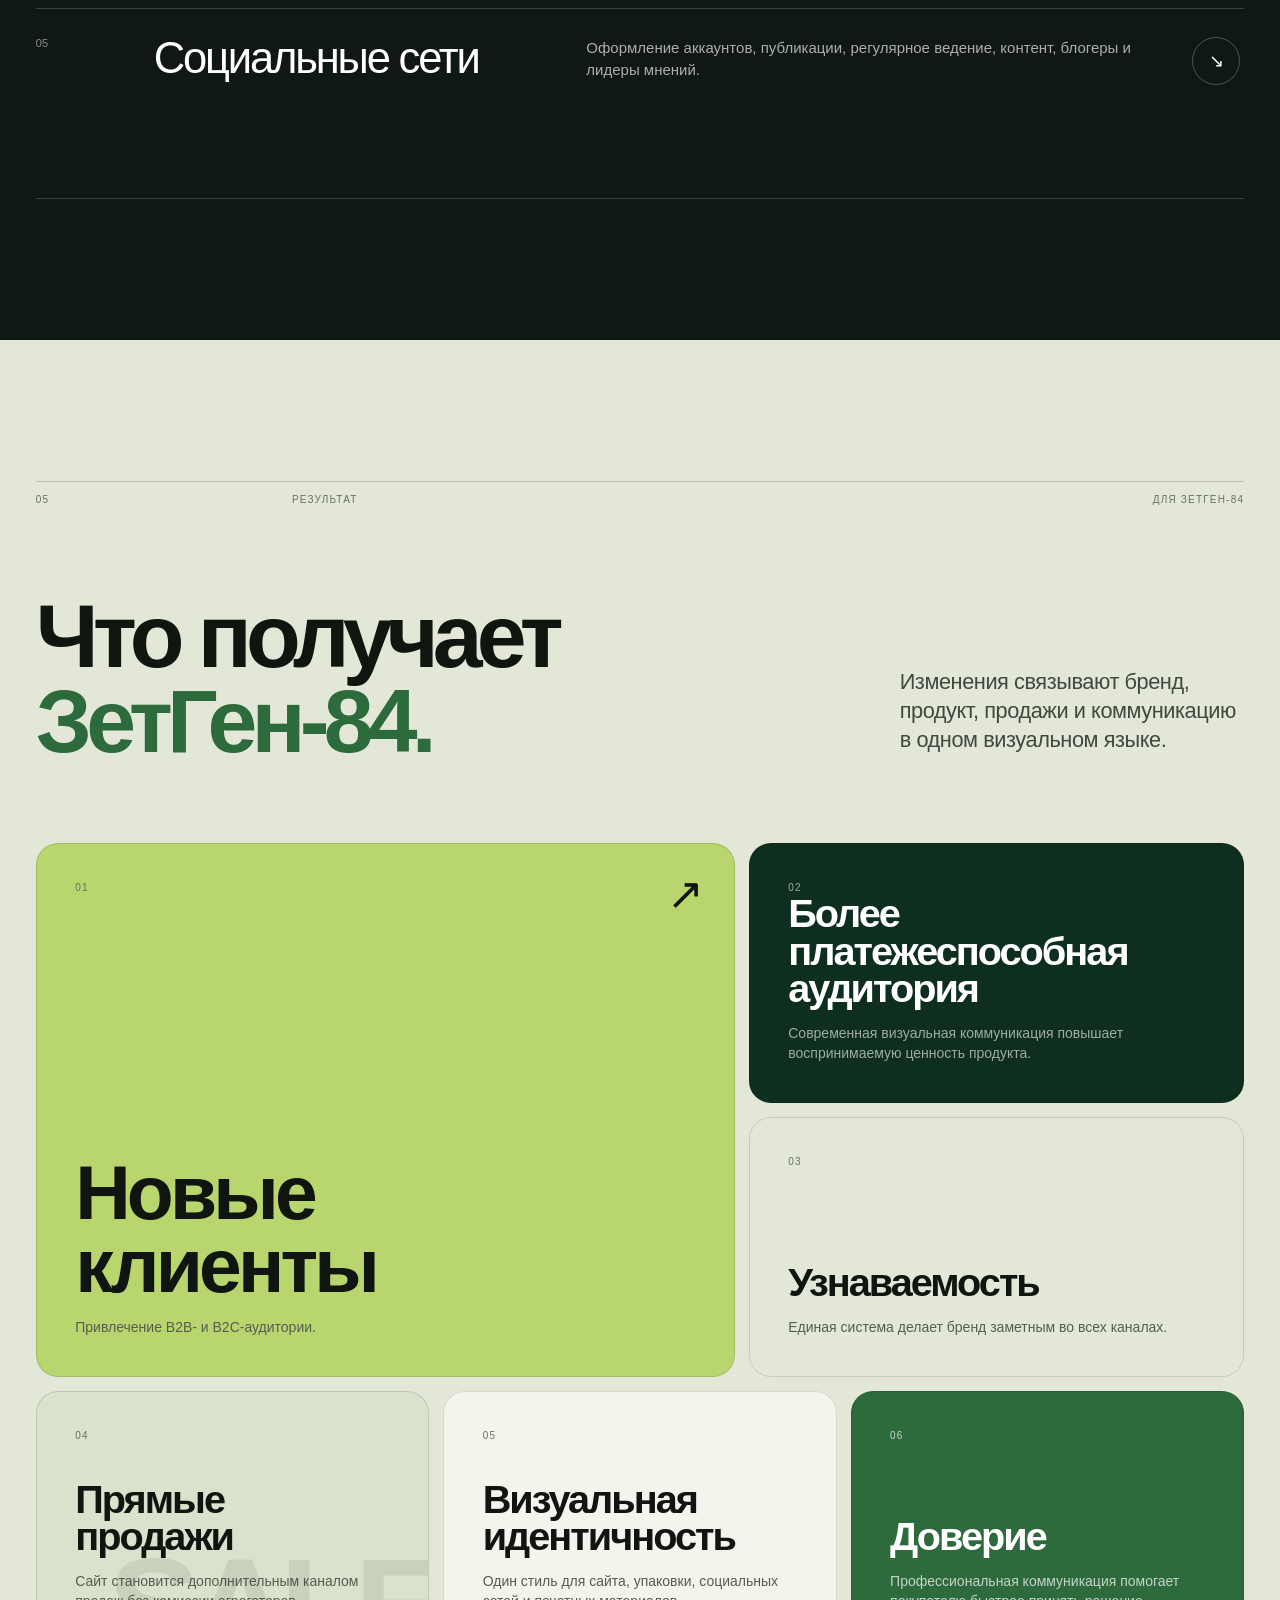
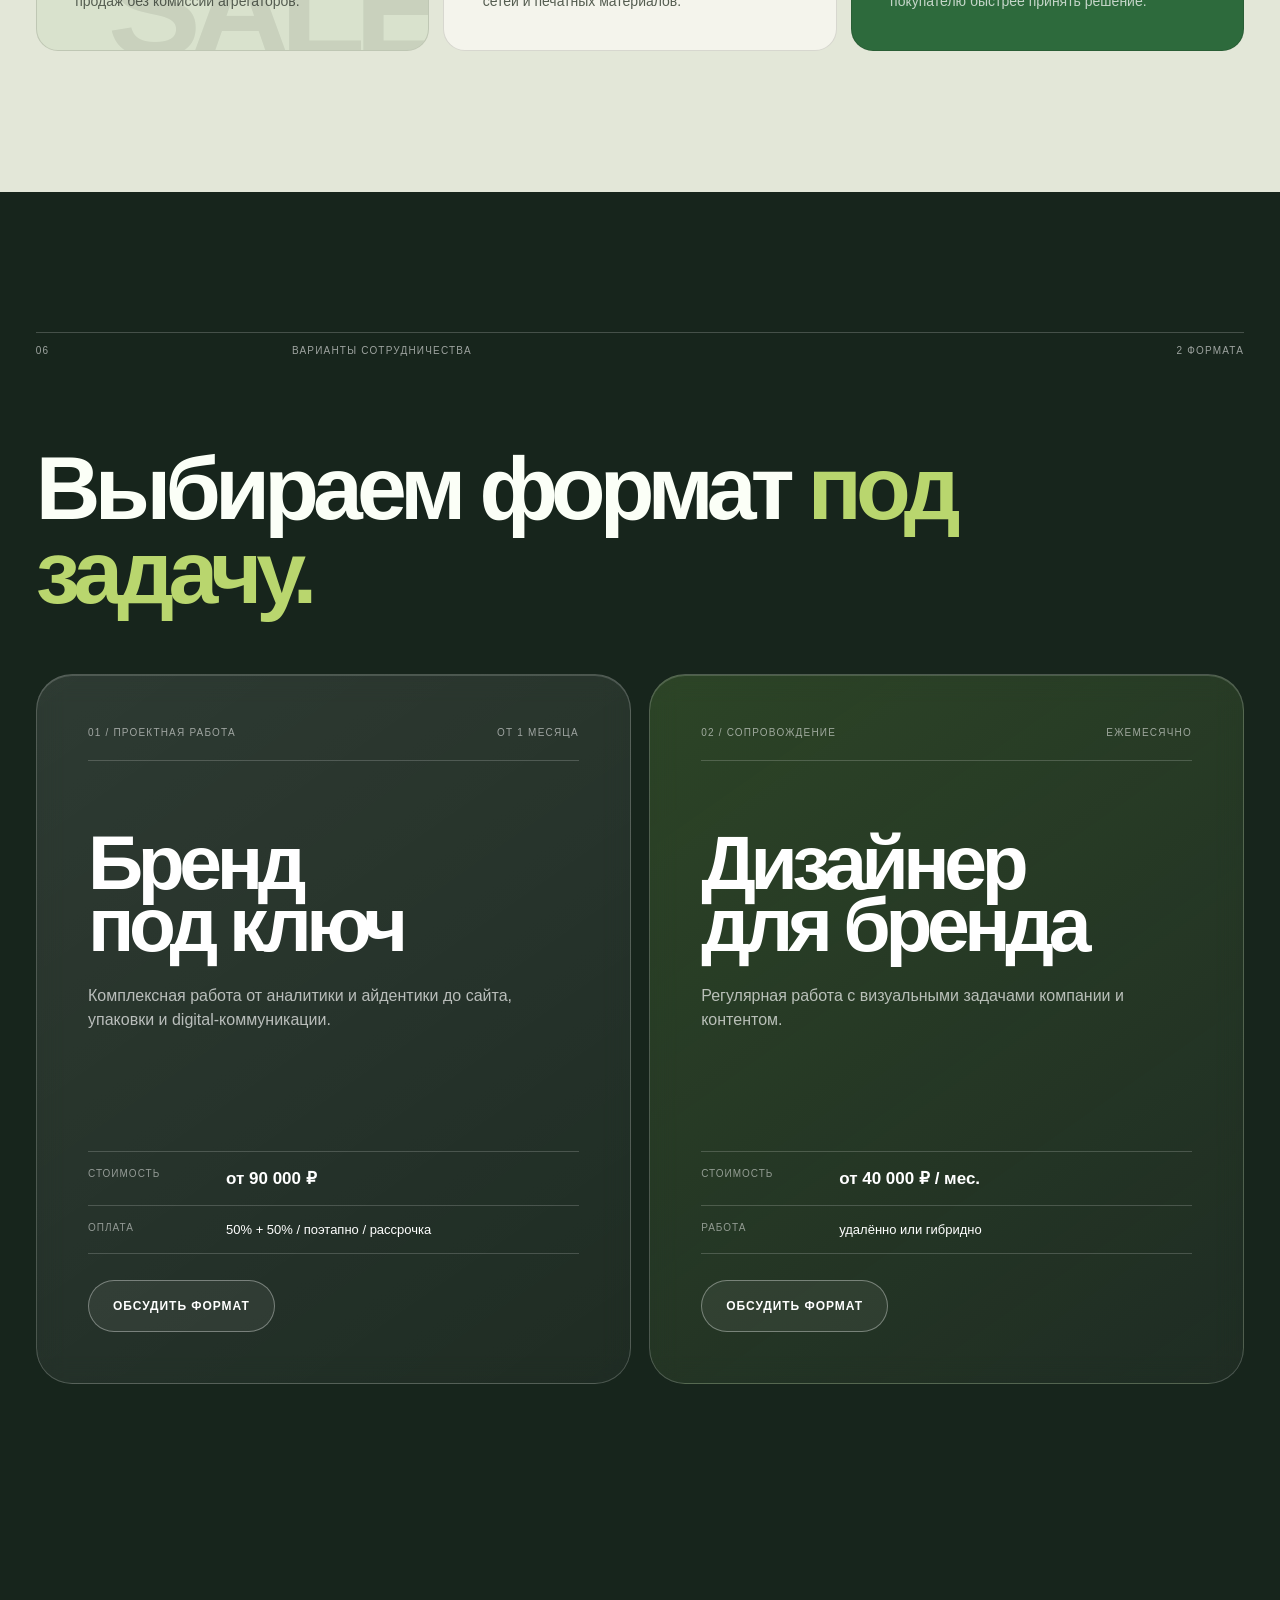
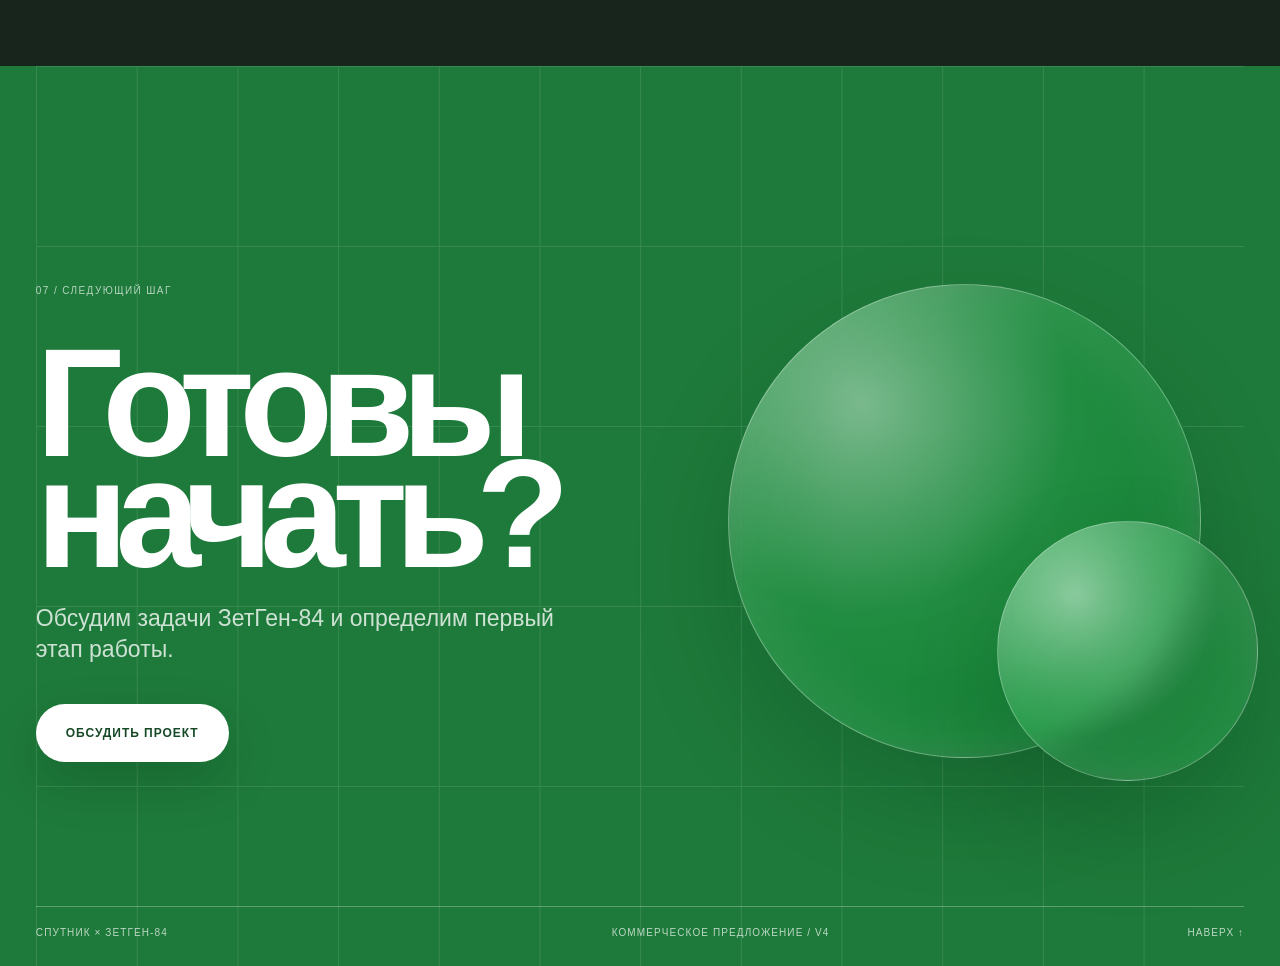
<file: v4/index.html>
<!doctype html>
<html lang="ru">
<head>
  <meta charset="utf-8" />
  <meta name="viewport" content="width=device-width, initial-scale=1" />
  <meta name="theme-color" content="#f1f2e9" />
  <meta name="description" content="Коммерческое предложение агентства СПУТНИК для ЗетГен-84: брендинг, сайт, упаковка и digital-коммуникация." />
  <title>СПУТНИК × ЗетГен-84 / V4</title>
  <link rel="preload" as="image" href="../assets/zetgen-products-clean-ru.png" />
  <link rel="stylesheet" href="styles.css" />
</head>
<body>
  <a class="skip-link" href="#content">К содержанию</a>
  <div class="noise" aria-hidden="true"></div>
  <div class="progress" aria-hidden="true"><span id="pageProgress"></span></div>

  <header class="topbar" id="topbar">
    <a class="brand" href="#hero" aria-label="СПУТНИК, к началу страницы">
      <span class="brand-mark">С</span>
      <span>СПУТНИК</span>
    </a>
    <nav class="nav" aria-label="Разделы предложения">
      <a href="#cases">Кейсы</a>
      <a href="#scope">Работа</a>
      <a href="#formats">Форматы</a>
    </nav>
    <a class="nav-cta" href="#final">Начать <span>↗</span></a>
  </header>

  <main id="content">
    <section class="hero" id="hero" aria-labelledby="hero-title">
      <div class="hero-copy">
        <div class="hero-kicker reveal">
          <span>СПУТНИК × ЗетГен-84</span>
        </div>
        <h1 id="hero-title" class="hero-title reveal">
          <span>От визуала</span>
          <span>к продажам</span>
        </h1>
        <p class="hero-lead reveal">Создаём цельную визуальную систему для бренда: от айдентики и упаковки до сайта и социальных сетей.</p>
        <div class="hero-actions reveal">
          <a class="button button-dark" href="#diagnosis">Смотреть анализ</a>
          <span class="hero-index">00 / предложение</span>
        </div>
      </div>

      <figure class="product-panel reveal" id="productPanel">
        <div class="product-plate">
          <img
            class="product-image"
            src="../assets/zetgen-products-clean-ru.png"
            alt="Продукция ЗетГен-84"
            width="1537"
            height="1023"
            fetchpriority="high"
            decoding="async"
          />
        </div>
      </figure>

      <div class="hero-orbit orbit-a" aria-hidden="true"></div>
      <div class="hero-orbit orbit-b" aria-hidden="true"></div>
    </section>

    <section class="section about" id="about" aria-labelledby="about-title">
      <div class="section-rule reveal"><span>01</span><span>О нас</span><span>Digital / Branding / Product</span></div>
      <div class="about-intro">
        <h2 id="about-title" class="display reveal">Создаём бренды, сайты и визуальные системы, которые работают <em>в каждой точке контакта.</em></h2>
        <p class="lead reveal">Подготавливаем бренд к рынку и встрече с клиентами. Стратегия, дизайн, сайт и контент собираются в единую рабочую систему.</p>
      </div>

      <div class="metric-line" aria-label="Опыт агентства">
        <article class="metric reveal"><strong>10+</strong><p>брендов созданы с нуля</p></article>
        <article class="metric reveal"><strong>25+</strong><p>сайтов разработано</p></article>
        <article class="metric reveal"><strong>5+</strong><p>проектов на сопровождении</p></article>
        <div class="metric-note reveal"><span>СПУТНИК</span><p>Дизайн работает как бизнес-инструмент и поддерживает продажи.</p></div>
      </div>

    </section>

    <section class="cases" id="cases" aria-labelledby="cases-title">
      <div class="cases-head section">
        <div class="section-rule section-rule-light reveal"><span>02</span><span>Кейсы</span><span>Selected work</span></div>
        <h2 id="cases-title" class="display display-light reveal">Система видна <em>в результате.</em></h2>
        <p class="lead lead-light reveal">Вместо декоративных мокапов здесь показана логика работы: задача, решение и итог каждого проекта.</p>
      </div>

      <div class="case-rail drag-scroll" tabindex="0" aria-label="Кейсы СПУТНИК">
        <article class="case case-one">
          <div class="case-data">
            <span class="case-count">01 / 03</span>
            <span class="case-domain">Education / beauty</span>
            <h3>Сан Валеро</h3>
            <dl>
              <div><dt>Было</dt><dd>san-valero.ru</dd></div>
              <div><dt>Сделали</dt><dd>редизайн бренда и сайта</dd></div>
            </dl>
            <p>Обновили визуальный образ академии, усилили коммуникацию с молодой аудиторией и сделали бренд более современным и узнаваемым.</p>
          </div>
          <div class="case-poster" aria-hidden="true">
            <div class="poster-grid"></div>
            <span class="poster-code">SV / 01</span>
            <strong>САН<br>ВАЛЕРО</strong>
            <i>BRAND<br>SYSTEM</i>
          </div>
        </article>

        <article class="case case-two">
          <div class="case-data">
            <span class="case-count">02 / 03</span>
            <span class="case-domain">Education</span>
            <h3>Sofia School</h3>
            <dl>
              <div><dt>Проект</dt><dd>sofia-school.ru</dd></div>
              <div><dt>Сделали</dt><dd>сайт и печатные материалы</dd></div>
            </dl>
            <p>Создали понятную цифровую точку контакта с потенциальными студентами и собрали коммуникацию проекта в единую визуальную систему.</p>
          </div>
          <div class="case-poster" aria-hidden="true">
            <div class="poster-grid"></div>
            <span class="poster-code">SS / 02</span>
            <strong>SOFIA<br>SCHOOL</strong>
            <i>DIGITAL<br>PRINT</i>
          </div>
        </article>

        <article class="case case-three">
          <div class="case-data">
            <span class="case-count">03 / 03</span>
            <span class="case-domain">Hospitality</span>
            <h3>Тайга Озеро</h3>
            <dl>
              <div><dt>Сделали</dt><dd>новый сайт и ведение социальных сетей</dd></div>
            </dl>
            <p>Обновили визуальную коммуникацию, увеличили активность аудитории и привлекли новых подписчиков и гостей в период низкого сезона.</p>
          </div>
          <div class="case-poster" aria-hidden="true">
            <div class="poster-grid"></div>
            <span class="poster-code">ТО / 03</span>
            <strong>ТАЙГА<br>ОЗЕРО</strong>
            <i>SITE<br>SOCIAL</i>
          </div>
        </article>
      </div>
      <div class="rail-progress" aria-hidden="true"><span id="caseProgress"></span></div>
    </section>

    <section class="section diagnosis" id="diagnosis" aria-labelledby="diagnosis-title">
      <div class="section-rule reveal"><span>03</span><span>О вас</span><span>ЗетГен-84 / audit</span></div>
      <div class="diagnosis-grid">
        <div class="diagnosis-copy">
          <h2 id="diagnosis-title" class="display reveal">У ЗетГен-84 уже есть <em>сильная основа.</em></h2>
          <p class="lead reveal">Более 10 лет на рынке, собственное производство и широкая продуктовая линейка. Следующий шаг: собрать коммуникацию бренда в единую современную систему.</p>
          <div class="diagnosis-stamp reveal" aria-hidden="true">84</div>
        </div>

        <div class="diagnosis-lists">
          <article class="audit-list audit-positive reveal">
            <div class="audit-title"><span>01</span><h3>Сильные стороны</h3></div>
            <ol>
              <li><span>01</span>Более 10 лет на рынке</li>
              <li><span>02</span>Собственное производство</li>
              <li><span>03</span>Интернет-магазин</li>
              <li><span>04</span>Широкая продуктовая линейка</li>
              <li><span>05</span>Качественный продукт</li>
            </ol>
          </article>
          <article class="audit-list audit-growth reveal">
            <div class="audit-title"><span>02</span><h3>Точки роста</h3></div>
            <ol>
              <li><span>01</span>Устаревший визуальный стиль</li>
              <li><span>02</span>Разрозненная коммуникация</li>
              <li><span>03</span>Сайт требует обновления</li>
              <li><span>04</span>Слабое присутствие в социальных сетях</li>
              <li><span>05</span>Нет единой визуальной системы</li>
            </ol>
          </article>
        </div>
      </div>
      <div class="diagnosis-outcome reveal"><span>Задача СПУТНИК</span><p>Соберём визуальную коммуникацию бренда в единую систему и обновим ключевые точки контакта с аудиторией.</p></div>
    </section>

    <section class="scope" id="scope" aria-labelledby="scope-title">
      <div class="section scope-head">
        <div class="section-rule section-rule-light reveal"><span>04</span><span>Что входит в работу</span><span>5 этапов</span></div>
        <h2 id="scope-title" class="display display-light reveal">Пять этапов.<br><em>Одна система.</em></h2>
      </div>
      <div class="scope-list">
        <article class="scope-row reveal">
          <span class="scope-no">01</span><h3>Аналитика</h3>
          <p>Рынок, конкуренты, целевая аудитория, позиционирование, текущая коммуникация, точки роста.</p>
          <span class="scope-mark" aria-hidden="true">↘</span>
        </article>
        <article class="scope-row reveal">
          <span class="scope-no">02</span><h3>Брендинг</h3>
          <p>Редизайн логотипа, фирменные цвета, типографика, графические элементы, носители, брендбук.</p>
          <span class="scope-mark" aria-hidden="true">↘</span>
        </article>
        <article class="scope-row reveal">
          <span class="scope-no">03</span><h3>Сайт</h3>
          <p>B2B и B2C разделы, каталог, интернет-магазин, компания, производство, формы, путь к покупке и заявке.</p>
          <span class="scope-mark" aria-hidden="true">↘</span>
        </article>
        <article class="scope-row reveal">
          <span class="scope-no">04</span><h3>Упаковка и печать</h3>
          <p>Дизайн упаковки, продуктовая линейка, визитки, баннеры, презентационные и раздаточные материалы.</p>
          <span class="scope-mark" aria-hidden="true">↘</span>
        </article>
        <article class="scope-row reveal">
          <span class="scope-no">05</span><h3>Социальные сети</h3>
          <p>Оформление аккаунтов, публикации, регулярное ведение, контент, блогеры и лидеры мнений.</p>
          <span class="scope-mark" aria-hidden="true">↘</span>
        </article>
      </div>
    </section>

    <section class="section benefits" id="benefits" aria-labelledby="benefits-title">
      <div class="section-rule reveal"><span>05</span><span>Результат</span><span>Для ЗетГен-84</span></div>
      <div class="benefits-head">
        <h2 id="benefits-title" class="display reveal">Что получает <em>ЗетГен-84.</em></h2>
        <p class="lead reveal">Изменения связывают бренд, продукт, продажи и коммуникацию в одном визуальном языке.</p>
      </div>
      <div class="bento">
        <article class="benefit benefit-large reveal"><span>01</span><h3>Новые клиенты</h3><p>Привлечение B2B- и B2C-аудитории.</p><i>↗</i></article>
        <article class="benefit benefit-dark reveal"><span>02</span><h3>Более платежеспособная аудитория</h3><p>Современная визуальная коммуникация повышает воспринимаемую ценность продукта.</p></article>
        <article class="benefit benefit-line reveal"><span>03</span><h3>Узнаваемость</h3><p>Единая система делает бренд заметным во всех каналах.</p></article>
        <article class="benefit benefit-tall reveal"><span>04</span><h3>Прямые продажи</h3><p>Сайт становится дополнительным каналом продаж без комиссии агрегаторов.</p><b>SALE</b></article>
        <article class="benefit benefit-soft reveal"><span>05</span><h3>Визуальная идентичность</h3><p>Один стиль для сайта, упаковки, социальных сетей и печатных материалов.</p></article>
        <article class="benefit benefit-accent reveal"><span>06</span><h3>Доверие</h3><p>Профессиональная коммуникация помогает покупателю быстрее принять решение.</p></article>
      </div>
    </section>

    <section class="formats" id="formats" aria-labelledby="formats-title">
      <div class="section formats-head">
        <div class="section-rule section-rule-light reveal"><span>06</span><span>Варианты сотрудничества</span><span>2 формата</span></div>
        <h2 id="formats-title" class="display display-light reveal">Выбираем формат <em>под задачу.</em></h2>
      </div>
      <div class="format-grid section">
        <article class="format-card reveal">
          <div class="format-top"><span>01 / Проектная работа</span><span>от 1 месяца</span></div>
          <h3>Бренд<br>под ключ</h3>
          <p>Комплексная работа от аналитики и айдентики до сайта, упаковки и digital-коммуникации.</p>
          <div class="format-meta">
            <div><span>Стоимость</span><strong>от 90 000 ₽</strong></div>
            <div><span>Оплата</span><p>50% + 50% / поэтапно / рассрочка</p></div>
          </div>
          <a class="button button-light" href="#final">Обсудить формат</a>
        </article>
        <article class="format-card format-card-alt reveal">
          <div class="format-top"><span>02 / Сопровождение</span><span>ежемесячно</span></div>
          <h3>Дизайнер<br>для бренда</h3>
          <p>Регулярная работа с визуальными задачами компании и контентом.</p>
          <div class="format-meta">
            <div><span>Стоимость</span><strong>от 40 000 ₽ / мес.</strong></div>
            <div><span>Работа</span><p>удалённо или гибридно</p></div>
          </div>
          <a class="button button-light" href="#final">Обсудить формат</a>
        </article>
      </div>
    </section>

    <section class="final" id="final" aria-labelledby="final-title">
      <div class="final-grid" aria-hidden="true"></div>
      <div class="final-copy reveal">
        <span class="final-kicker">07 / Следующий шаг</span>
        <h2 id="final-title">Готовы<br>начать?</h2>
        <p>Обсудим задачи ЗетГен-84 и определим первый этап работы.</p>
        <a class="button button-white" href="mailto:?subject=ЗетГен-84%20×%20СПУТНИК">Обсудить проект</a>
      </div>
      <div class="final-object" aria-hidden="true">
        <div class="glass-lens lens-a"></div>
        <div class="glass-lens lens-b"></div>
      </div>
      <footer class="footer">
        <span>СПУТНИК × ЗетГен-84</span>
        <span>Коммерческое предложение / V4</span>
        <a href="#hero">Наверх ↑</a>
      </footer>
    </section>
  </main>

  <script src="app.js" defer></script>
</body>
</html>
</file>
<file: styles.css>
:root{
  --ink:#102219;
  --muted:#637268;
  --paper:#f4f6ef;
  --paper-2:#e9efe5;
  --paper-3:#dfe9dc;
  --green:#1c7a4f;
  --green-2:#5f9f72;
  --lime:#b9e39b;
  --deep:#082e20;
  --deep-2:#0f4530;
  --white:#f9fbf7;
  --line:rgba(16,34,25,.14);
  --line-light:rgba(255,255,255,.18);
  --radius-xl:48px;
  --radius-lg:34px;
  --radius-md:24px;
  --pad:clamp(18px,3.15vw,48px);
  --content:1280px;
  --ease:cubic-bezier(.22,.7,.2,1);
}

*{box-sizing:border-box}
html{scroll-behavior:smooth;background:var(--paper)}
body{margin:0;background:var(--paper);color:var(--ink);font-family:Inter,Arial,"Helvetica Neue",Helvetica,sans-serif;overflow-x:hidden;text-rendering:geometricPrecision;-webkit-font-smoothing:antialiased}
a{color:inherit;text-decoration:none}
button,input,textarea{font:inherit}
img{display:block;max-width:100%}
::selection{background:var(--deep);color:var(--white)}

.grain{position:fixed;inset:0;z-index:1000;pointer-events:none;opacity:.052;mix-blend-mode:multiply;background-image:url("data:image/svg+xml,%3Csvg viewBox='0 0 180 180' xmlns='http://www.w3.org/2000/svg'%3E%3Cfilter id='noise'%3E%3CfeTurbulence type='fractalNoise' baseFrequency='.94' numOctaves='3' stitchTiles='stitch'/%3E%3C/filter%3E%3Crect width='100%25' height='100%25' filter='url(%23noise)' opacity='.72'/%3E%3C/svg%3E")}
.page-progress{position:fixed;z-index:950;left:0;right:0;top:0;height:2px;background:rgba(10,47,31,.08)}
.page-progress span{display:block;width:0;height:100%;background:var(--green);transform-origin:left center}

.site-header{position:fixed;z-index:900;top:16px;left:16px;right:16px;min-height:56px;padding:8px 10px 8px 18px;display:grid;grid-template-columns:1fr auto 1fr;align-items:center;border:1px solid rgba(255,255,255,.62);border-radius:999px;background:rgba(246,248,242,.68);backdrop-filter:blur(24px) saturate(140%);-webkit-backdrop-filter:blur(24px) saturate(140%);box-shadow:0 14px 48px rgba(8,46,31,.08);transition:background .35s var(--ease),border-color .35s var(--ease),transform .35s var(--ease)}
.site-header.is-dark{background:rgba(8,41,28,.7);border-color:rgba(255,255,255,.16);color:var(--white)}
.wordmark{font-size:15px;font-weight:850;letter-spacing:-.05em}.wordmark span{font-size:8px;vertical-align:top;margin-left:2px}
.site-nav{display:flex;align-items:center;gap:26px;font-size:11px;text-transform:uppercase;letter-spacing:.08em}
.site-nav a,.header-cta{transition:opacity .25s var(--ease)}
.site-nav a:hover,.header-cta:hover{opacity:.55}
.header-cta{justify-self:end;min-height:40px;display:flex;align-items:center;gap:22px;padding:0 15px 0 18px;border-radius:999px;background:var(--deep);color:#fff;font-size:11px;text-transform:uppercase;letter-spacing:.08em}
.site-header.is-dark .header-cta{background:rgba(255,255,255,.13);border:1px solid rgba(255,255,255,.16)}
.header-cta span{font-size:15px}

.hero{position:relative;min-height:100svh;padding:106px max(var(--pad),calc((100vw - var(--content))/2 + var(--pad))) 28px;display:grid;grid-template-columns:repeat(12,minmax(0,1fr));grid-template-rows:1fr auto;column-gap:clamp(10px,1.3vw,20px);overflow:hidden;background:radial-gradient(circle at 77% 35%,rgba(217,239,208,.78) 0 13%,transparent 36%),radial-gradient(circle at 13% 80%,rgba(180,219,171,.22),transparent 27%),linear-gradient(145deg,#f4f6ef 0%,#e8eee2 55%,#dfe9dc 100%)}
.hero-grid,.final-grid{position:absolute;inset:0;pointer-events:none;background:repeating-linear-gradient(90deg,transparent 0 calc(8.333% - 1px),rgba(14,48,30,.048) calc(8.333% - 1px) 8.333%);mask-image:linear-gradient(to bottom,transparent 2%,#000 21%,#000 78%,transparent 100%)}
.hero-copy{position:relative;z-index:4;grid-column:1/7;align-self:center;min-width:0;padding-top:2vh}
.eyebrow{margin:0 0 clamp(36px,6vh,76px);display:flex;justify-content:space-between;max-width:560px;font-size:10px;text-transform:uppercase;letter-spacing:.12em;color:#456052}.eyebrow span{opacity:.55}
.hero-title{margin:0;font-size:clamp(64px,7.5vw,124px);line-height:.82;letter-spacing:-.075em;font-weight:850;max-width:920px}
.hero-title span{display:block}.hero-title-accent{color:var(--green);padding-left:clamp(28px,5.4vw,86px)}
.hero-meta{margin-top:clamp(44px,7vh,82px);display:grid;grid-template-columns:minmax(160px,.8fr) minmax(250px,1.35fr);gap:30px;max-width:660px;border-top:1px solid var(--line);padding-top:18px}
.hero-meta p{margin:0;font-size:13px;line-height:1.36}.hero-meta p:first-child{font-size:11px;text-transform:uppercase;letter-spacing:.07em}.hero-meta p:last-child{color:#33483c}

.hero-visual{position:relative;z-index:3;grid-column:7/13;align-self:center;justify-self:stretch;height:min(72vh,760px);min-height:540px;margin-left:clamp(6px,1.2vw,20px);border-radius:var(--radius-xl);background:linear-gradient(145deg,rgba(255,255,255,.62),rgba(211,226,206,.42));border:1px solid rgba(255,255,255,.74);box-shadow:0 34px 90px rgba(23,76,49,.13),inset 0 0 0 1px rgba(255,255,255,.24);backdrop-filter:blur(18px);-webkit-backdrop-filter:blur(18px)}
.visual-label{position:absolute;z-index:6;top:18px;left:18px;right:18px;display:flex;justify-content:space-between;gap:10px;font-size:9px;text-transform:uppercase;letter-spacing:.1em;color:#51675a}.visual-label span:last-child{text-align:right}
.product-photo-wrap{position:absolute;z-index:3;inset:54px 18px 18px;border-radius:calc(var(--radius-xl) - 14px);overflow:hidden;background:#f3f4ec;box-shadow:inset 0 0 0 1px rgba(16,34,25,.06)}
.product-photo{width:100%;height:100%;object-fit:cover;object-position:center;filter:saturate(.94) contrast(1.025)}
.glass-disc{position:absolute;z-index:4;border-radius:50%;pointer-events:none;background:linear-gradient(145deg,rgba(255,255,255,.72),rgba(255,255,255,.08) 58%,rgba(15,93,58,.12));border:1px solid rgba(255,255,255,.74);box-shadow:inset -18px -24px 40px rgba(24,98,62,.08),inset 12px 10px 24px rgba(255,255,255,.5),0 20px 46px rgba(12,58,38,.11);backdrop-filter:blur(8px);-webkit-backdrop-filter:blur(8px)}
.disc-one{width:clamp(78px,8vw,138px);aspect-ratio:1;right:-6%;top:17%}
.disc-two{width:clamp(48px,5vw,86px);aspect-ratio:1;left:-5%;bottom:14%;background:linear-gradient(145deg,rgba(195,234,174,.8),rgba(46,126,78,.14))}
.glass-ring{position:absolute;z-index:4;width:44%;aspect-ratio:1.9;left:-12%;top:7%;border:clamp(13px,1.5vw,24px) solid rgba(255,255,255,.25);border-radius:50%;transform:rotate(-17deg);box-shadow:inset 0 0 0 1px rgba(255,255,255,.42),0 20px 54px rgba(17,69,45,.07);backdrop-filter:blur(7px)}
.hero-footer{position:relative;z-index:5;grid-column:1/13;grid-row:2;display:flex;align-items:end;justify-content:space-between;padding-top:28px;font-size:10px;text-transform:uppercase;letter-spacing:.1em;color:#53675b}.hero-footer a{display:flex;align-items:center;gap:15px}.hero-footer i{font-style:normal;font-size:18px;color:var(--green);animation:cue 1.7s infinite var(--ease)}
@keyframes cue{0%,100%{transform:translateY(0)}50%{transform:translateY(5px)}}

.section{position:relative;padding:clamp(110px,12vw,190px) max(var(--pad),calc((100vw - var(--content))/2 + var(--pad)))}
.section-grid{display:grid;grid-template-columns:repeat(12,minmax(0,1fr));gap:clamp(10px,1.3vw,20px)}
.section-index{grid-column:1/4;padding-top:12px;font-size:10px;text-transform:uppercase;letter-spacing:.12em;color:#65746b}
.section-heading-wrap{grid-column:4/13}
.display{margin:0;font-size:clamp(48px,6.25vw,100px);line-height:.89;letter-spacing:-.068em;font-weight:820;max-width:1080px}
.display span{color:var(--green)}
.section-lead{max-width:660px;margin:clamp(38px,5vw,70px) 0 0 auto;font-size:clamp(19px,1.9vw,30px);line-height:1.08;letter-spacing:-.038em;color:#43554b}

.about{background:#f6f7f1}
.metrics{margin-top:clamp(90px,10vw,150px);display:grid;grid-template-columns:repeat(3,1fr);border-top:1px solid var(--line);border-bottom:1px solid var(--line)}
.metric{min-height:260px;padding:26px 28px 28px 0;display:flex;flex-direction:column;justify-content:space-between;border-right:1px solid var(--line)}
.metric+.metric{padding-left:28px}.metric:last-child{border-right:0}
.metric strong{font-size:clamp(76px,9vw,146px);line-height:.78;letter-spacing:-.08em;font-weight:780}
.metric:nth-child(2) strong{color:var(--green)}
.metric p{margin:0;font-size:11px;line-height:1.25;text-transform:uppercase;letter-spacing:.08em;color:#526359}
.archive-head{margin-top:clamp(80px,8vw,120px);display:flex;justify-content:space-between;gap:20px;font-size:10px;text-transform:uppercase;letter-spacing:.11em;color:#66746b}
.archive{margin-top:22px;display:flex;gap:18px;overflow-x:auto;padding:2px 0 44px;scroll-snap-type:x mandatory;scrollbar-width:none}.archive::-webkit-scrollbar{display:none}
.archive-card{flex:0 0 min(600px,72vw);min-height:540px;padding:14px;border-radius:var(--radius-lg);background:#fff;box-shadow:0 24px 70px rgba(18,49,32,.08);scroll-snap-align:start}
.archive-shot{height:410px;border-radius:calc(var(--radius-lg) - 9px);position:relative;overflow:hidden;padding:26px;display:flex;flex-direction:column;justify-content:space-between}
.archive-shot>b{font-size:clamp(48px,5vw,78px);line-height:.83;letter-spacing:-.07em}.archive-shot>span{font-size:9px;text-transform:uppercase;letter-spacing:.12em}.archive-shot>i{position:absolute;font-style:normal;font-weight:800;letter-spacing:-.1em}
.shot-valero{background:radial-gradient(circle at 76% 20%,#d7ffb1 0 10%,transparent 11%),linear-gradient(135deg,#0a3925,#2e7f50 54%,#93bf79);color:white}.shot-valero i{right:24px;bottom:7px;font-size:140px;color:rgba(255,255,255,.1)}
.shot-sofia{background:radial-gradient(circle at 78% 24%,#f2eb5d 0 12%,transparent 12.4%),linear-gradient(145deg,#7351ee,#9d87ff);color:#fff}.shot-sofia i{right:30px;bottom:-16px;font-size:190px;color:rgba(255,255,255,.13)}
.shot-taiga{background:linear-gradient(180deg,#c9d8c7 0 44%,#829889 44% 63%,#315b48 63%);color:#0e2d20}.shot-taiga:after{content:"";position:absolute;left:-8%;right:-8%;bottom:36%;height:38%;background:#607968;clip-path:polygon(0 100%,23% 24%,40% 68%,58% 4%,71% 54%,100% 18%,100% 100%);opacity:.74}.shot-taiga>*{position:relative;z-index:2}.shot-taiga i{right:28px;bottom:24px;font-size:56px;color:#d7e6d4}
.archive-caption{min-height:102px;padding:18px 10px 8px;display:grid;grid-template-columns:36px 1fr auto;gap:10px;align-items:start}.archive-caption>span{font-size:10px;opacity:.5}.archive-caption h3{margin:0;font-size:18px;letter-spacing:-.04em}.archive-caption p{margin:2px 0 0;font-size:11px;color:#607066}

.cases{background:var(--deep);color:var(--white)}
.cases-intro{padding-bottom:70px}.cases .section-index{color:rgba(255,255,255,.5)}.display-light span{color:var(--lime)}.cases .section-lead{color:rgba(248,251,247,.65)}
.cases-scroll{height:330vh}.cases-sticky{position:sticky;top:0;height:100vh;overflow:hidden;display:flex;align-items:center;padding-top:70px}
.case-track{display:flex;gap:18px;padding:0 max(var(--pad),calc((100vw - var(--content))/2 + var(--pad)));will-change:transform}
.case-card{position:relative;flex:0 0 min(1180px,calc(100vw - var(--pad)*2));height:min(76vh,780px);min-height:610px;overflow:hidden;border-radius:var(--radius-xl);padding:34px;display:grid;grid-template-columns:.88fr 1.7fr;gap:28px;color:var(--ink);background:#edf1e7}
.case-copy{position:relative;z-index:5;display:flex;flex-direction:column;align-items:flex-start;justify-content:flex-end;min-width:0}
.case-no{position:absolute;top:0;left:0;font-size:10px;letter-spacing:.1em;color:#657168}.case-type{margin:0 0 12px;font-size:10px;text-transform:uppercase;letter-spacing:.1em;color:#657168}
.case-copy h3{margin:0;font-size:clamp(52px,5vw,80px);line-height:.84;letter-spacing:-.068em}
.case-tags{display:flex;flex-wrap:wrap;gap:7px;margin:22px 0}.case-tags span{padding:7px 11px;border:1px solid rgba(16,34,25,.13);border-radius:999px;font-size:9px;text-transform:uppercase;letter-spacing:.08em}
.case-result{max-width:430px;margin:8px 0 0;font-size:14px;line-height:1.42;color:#47584d}.case-result b{display:block;margin-bottom:5px;color:var(--ink);font-size:10px;text-transform:uppercase;letter-spacing:.1em}
.case-visual{position:relative;align-self:stretch;border-radius:calc(var(--radius-xl) - 12px);overflow:hidden;min-width:0}
.valero-visual{background:radial-gradient(circle at 50% 50%,rgba(185,227,155,.4),transparent 31%),linear-gradient(145deg,#d7dfd2,#a3c18f);display:grid;grid-template-columns:1fr auto 1fr;align-items:center;gap:14px;padding:5%}
.browser{height:82%;min-height:450px;border-radius:22px;overflow:hidden;background:#fff;box-shadow:0 25px 60px rgba(4,36,22,.15)}.browser-old{transform:rotate(-3deg) translateY(16px)}.browser-new{transform:rotate(3deg) translateY(-8px)}
.browser-bar{height:32px;padding:0 12px;display:flex;align-items:center;gap:5px;background:#eceee9}.browser-bar i{width:6px;height:6px;border-radius:50%;background:#b5bbb5}
.old-site,.new-site{height:calc(100% - 32px);padding:28px 22px;display:flex;flex-direction:column}.old-site{background:#1b1b1b;color:#f4f4f0}.new-site{background:radial-gradient(circle at 82% 26%,#d3ff9b 0 12%,transparent 12.4%),linear-gradient(145deg,#0b3e28,#75a866);color:#fff}
.old-site small,.new-site small{font-size:7px;letter-spacing:.13em}.old-site b,.new-site b{margin-top:auto;font-size:clamp(36px,3.3vw,54px);line-height:.83;letter-spacing:-.06em}.old-site b{color:#ff4f69}.old-site span,.new-site span{margin-top:14px;font-size:8px;text-transform:uppercase;letter-spacing:.1em;opacity:.6}.switch-arrow{font-size:26px;color:#3d634a}
.case-sofia{background:#efecff}.sofia-visual{background:linear-gradient(145deg,#dcd5ff,#f5f1da);overflow:visible}.sofia-web{position:absolute;inset:10% 12% 8% 7%;border-radius:30px;padding:34px;background:linear-gradient(135deg,#6643e5,#8f73f2);color:white;box-shadow:0 34px 76px rgba(67,45,149,.22);display:flex;flex-direction:column}.sofia-web small{font-size:8px;letter-spacing:.12em}.sofia-web b{margin:auto 0;font-size:clamp(42px,4vw,66px);line-height:.84;letter-spacing:-.07em}.sofia-web span{align-self:flex-start;background:#f0ea57;color:#4b35b3;padding:10px 14px;border-radius:999px;font-size:8px;font-weight:700;letter-spacing:.08em}.sofia-paper{position:absolute;background:#fff;border-radius:14px;box-shadow:0 20px 48px rgba(50,31,112,.16);padding:20px;color:#6549df}.sofia-paper small{font-size:7px}.paper-a{right:2%;bottom:3%;width:142px;height:190px;transform:rotate(9deg);display:flex;flex-direction:column;justify-content:space-between}.paper-b{right:19%;top:1%;width:110px;height:150px;transform:rotate(-7deg);background:#f1ec65}.paper-b b{font-size:65px;line-height:1}.sofia-token{position:absolute;right:0;top:24%;width:78px;aspect-ratio:1;border-radius:50%;display:grid;place-items:center;background:rgba(255,255,255,.78);border:1px solid rgba(255,255,255,.9);backdrop-filter:blur(12px);color:#6549df;font-size:37px;font-weight:800;box-shadow:0 16px 42px rgba(65,42,145,.14)}
.case-taiga{background:#e1e9de}.taiga-visual{background:#a8bbb0}.taiga-landscape{position:absolute;inset:0;background:linear-gradient(180deg,#dbe3d9 0 51%,#879c8d 51% 100%)}.mountain{position:absolute;bottom:47%;width:70%;height:38%;background:#6e8677;clip-path:polygon(0 100%,28% 18%,46% 62%,63% 0,100% 100%)}.mountain-a{left:-7%}.mountain-b{right:-15%;opacity:.6;transform:scale(.82)}.lake{position:absolute;left:0;right:0;bottom:0;height:48%;background:linear-gradient(180deg,rgba(255,255,255,.08),rgba(12,54,38,.35)),repeating-linear-gradient(180deg,transparent 0 16px,rgba(255,255,255,.08) 17px 18px)}.taiga-phone{position:absolute;z-index:3;left:12%;top:8%;width:236px;height:78%;min-height:450px;border:7px solid #15271e;border-radius:36px;background:linear-gradient(150deg,#182c22,#4a7456);color:white;padding:28px 20px;box-shadow:0 30px 70px rgba(14,44,31,.28);display:flex;flex-direction:column}.taiga-phone small{font-size:8px;letter-spacing:.12em}.taiga-phone b{margin:auto 0;font-size:clamp(42px,4vw,62px);line-height:.86;letter-spacing:-.07em}.taiga-phone span{font-size:9px;letter-spacing:.1em}.taiga-card{position:absolute;z-index:4;width:170px;height:220px;border-radius:20px;padding:20px;background:rgba(243,247,241,.78);border:1px solid rgba(255,255,255,.66);backdrop-filter:blur(15px);box-shadow:0 22px 55px rgba(14,52,34,.14);display:flex;flex-direction:column;justify-content:space-between;color:#204632}.taiga-card small{font-size:9px}.taiga-card b{font-size:22px}.card-a{right:16%;top:10%;transform:rotate(7deg)}.card-b{right:5%;bottom:6%;transform:rotate(-7deg);background:rgba(22,74,49,.78);color:white}
.case-ui{position:absolute;left:max(var(--pad),calc((100vw - var(--content))/2 + var(--pad)));right:max(var(--pad),calc((100vw - var(--content))/2 + var(--pad)));bottom:28px;display:grid;grid-template-columns:auto 1fr auto;gap:18px;align-items:center;color:rgba(255,255,255,.48);font-size:8px;text-transform:uppercase;letter-spacing:.11em}.case-progress{height:1px;background:rgba(255,255,255,.15)}.case-progress i{display:block;height:100%;width:0;background:var(--lime)}

.brand-diagnosis{background:#edf2e9}.diagnosis-top{margin-bottom:clamp(80px,10vw,140px)}
.diagnosis-cards{display:grid;grid-template-columns:1fr 1fr;gap:18px}.diagnosis-card{position:relative;min-height:620px;padding:30px;border-radius:var(--radius-xl);overflow:hidden}.diagnosis-card.strength{background:linear-gradient(145deg,#184c35,#0b3425);color:#f5faf5}.diagnosis-card.growth{background:rgba(255,255,255,.62);border:1px solid rgba(255,255,255,.8);box-shadow:0 26px 70px rgba(26,65,42,.08)}
.diag-head{display:flex;align-items:start;justify-content:space-between;gap:20px}.diag-head span{font-size:10px;letter-spacing:.1em;opacity:.55}.diag-head h3{margin:0;font-size:clamp(30px,3vw,48px);letter-spacing:-.055em;line-height:.95}
.diagnosis-card ul{position:relative;z-index:3;list-style:none;margin:clamp(110px,12vw,190px) 0 0;padding:0;border-top:1px solid currentColor}.diagnosis-card.strength ul{border-color:rgba(255,255,255,.18)}.diagnosis-card.growth ul{border-color:var(--line)}
.diagnosis-card li{min-height:58px;padding:0 0;display:grid;grid-template-columns:54px 1fr;align-items:center;border-bottom:1px solid currentColor;font-size:15px;letter-spacing:-.02em}.diagnosis-card.strength li{border-color:rgba(255,255,255,.16)}.diagnosis-card.growth li{border-color:var(--line)}.diagnosis-card li span{font-size:9px;opacity:.48}
.diag-orb{position:absolute;width:220px;aspect-ratio:1;border-radius:50%;right:-45px;top:110px;background:radial-gradient(circle at 31% 28%,rgba(255,255,255,.7),rgba(184,226,151,.35) 25%,rgba(29,121,77,.12) 56%,rgba(255,255,255,.02) 73%);border:1px solid rgba(255,255,255,.22);box-shadow:inset -28px -30px 48px rgba(0,35,20,.2)}
.diag-grid{position:absolute;right:-2px;top:94px;width:240px;height:240px;border-radius:30px;background:repeating-linear-gradient(90deg,rgba(22,75,47,.08) 0 1px,transparent 1px 40px),repeating-linear-gradient(0deg,rgba(22,75,47,.08) 0 1px,transparent 1px 40px);transform:rotate(9deg)}
.diagnosis-statement{margin-top:18px;min-height:240px;padding:30px;border-radius:var(--radius-xl);display:grid;grid-template-columns:1fr 3fr;align-items:end;background:#cfe0c9}.diagnosis-statement span{align-self:start;font-size:10px;text-transform:uppercase;letter-spacing:.1em}.diagnosis-statement p{margin:0;font-size:clamp(32px,4.3vw,68px);line-height:.92;letter-spacing:-.058em;max-width:980px}

.scope{background:#f7f7f1}.scope-list{margin-top:clamp(90px,10vw,150px);border-top:1px solid var(--line)}
.scope-row{position:relative;min-height:220px;padding:30px 0;display:grid;grid-template-columns:1fr 2fr 4fr;gap:24px;border-bottom:1px solid var(--line);transition:padding .35s var(--ease),background .35s var(--ease)}
.scope-row:before{content:"";position:absolute;inset:0 calc(var(--pad)*-1);z-index:0;background:#edf2e9;opacity:0;transition:opacity .35s var(--ease)}.scope-row:hover:before{opacity:1}.scope-row>*{position:relative;z-index:1}
.scope-no{font-size:clamp(50px,5.5vw,88px);line-height:.8;letter-spacing:-.07em;color:#a8b3ab}.scope-row:hover .scope-no{color:var(--green)}
.scope-row h3{margin:0;font-size:clamp(32px,3.5vw,54px);line-height:.95;letter-spacing:-.055em}.scope-copy{padding-right:8%;display:flex;flex-direction:column;justify-content:space-between}.scope-copy p{margin:0;max-width:690px;font-size:18px;line-height:1.3;color:#45574c}.tag-row,.audience-pills{display:flex;flex-wrap:wrap;gap:7px;margin-top:34px}.tag-row span,.audience-pills span{padding:8px 11px;border:1px solid var(--line);border-radius:999px;font-size:9px;text-transform:uppercase;letter-spacing:.08em;color:#506158}.audience-pills span{padding:10px 14px;text-transform:none}.audience-pills b{color:var(--green);margin-right:7px}

.outcomes{background:#e7eee3}.outcomes-head{margin-bottom:clamp(80px,9vw,130px)}
.bento{display:grid;grid-template-columns:repeat(12,1fr);grid-auto-rows:minmax(170px,auto);gap:14px}.bento-card{position:relative;overflow:hidden;border-radius:var(--radius-lg);padding:24px;background:rgba(255,255,255,.62);border:1px solid rgba(255,255,255,.7);box-shadow:0 18px 50px rgba(30,66,43,.06);min-height:290px}.bento-no{font-size:9px;letter-spacing:.1em;opacity:.5}.bento-card h3{margin:54px 0 16px;font-size:clamp(30px,3.25vw,50px);line-height:.92;letter-spacing:-.06em;max-width:440px}.bento-card p{position:relative;z-index:3;margin:0;max-width:350px;font-size:14px;line-height:1.38;color:#53645a}.bento-large{grid-column:1/8;grid-row:span 2;min-height:610px;background:linear-gradient(145deg,#c7ddb8,#edf3e8)}.bento-large h3{font-size:clamp(56px,7vw,105px);margin-top:75px}.bento-value{grid-column:8/13;background:#f4f6ef}.bento-value strong{position:absolute;right:24px;bottom:12px;font-size:150px;line-height:.7;color:#c3d4bf;font-weight:400}.bento-dark{grid-column:8/13;background:var(--deep);color:#fff}.bento-dark p{color:rgba(255,255,255,.6)}.brand-tile{position:absolute;right:22px;bottom:18px;width:130px;aspect-ratio:1;border-radius:28px;background:rgba(255,255,255,.08);border:1px solid rgba(255,255,255,.15);display:grid;place-items:center;font-size:42px;font-weight:800;letter-spacing:-.08em;color:var(--lime)}
.bento-sales{grid-column:1/6;min-height:360px;background:#f7f7f1}.sales-chart{position:absolute;left:24px;right:24px;bottom:20px;height:92px;display:flex;gap:8px;align-items:end}.sales-chart i{flex:1;border-radius:999px 999px 8px 8px;background:#c5d9bd}.sales-chart i:nth-child(1){height:25%}.sales-chart i:nth-child(2){height:43%}.sales-chart i:nth-child(3){height:39%}.sales-chart i:nth-child(4){height:69%}.sales-chart i:nth-child(5){height:92%;background:var(--green)}
.bento-id{grid-column:6/10;min-height:360px;background:linear-gradient(145deg,#b3d2aa,#dbe9d4)}.id-swatches{position:absolute;left:24px;right:24px;bottom:22px;display:flex}.id-swatches i{height:82px;flex:1;margin-right:-10px;border:1px solid rgba(255,255,255,.65);border-radius:24px;background:#0c3a28}.id-swatches i:nth-child(2){background:#75a876;transform:translateY(-12px)}.id-swatches i:nth-child(3){background:#eaf0e5;transform:translateY(-24px)}
.bento-trust{grid-column:10/13;min-height:360px;background:#c9e4b7}.trust-mark{position:absolute;right:20px;bottom:16px;width:100px;aspect-ratio:1;border-radius:50%;display:grid;place-items:center;border:1px solid rgba(16,34,25,.16);font-size:48px;color:var(--green)}
.bento-orbit{position:absolute;right:-8%;bottom:-10%;width:48%;aspect-ratio:1;border:1px solid rgba(22,86,51,.14);border-radius:50%}.bento-orbit:before,.bento-orbit:after{content:"";position:absolute;inset:14%;border:1px solid rgba(22,86,51,.14);border-radius:50%}.bento-orbit:after{inset:30%}.bento-orbit i{position:absolute;width:24px;aspect-ratio:1;border-radius:50%;background:var(--green);box-shadow:0 12px 30px rgba(17,80,47,.16)}.bento-orbit i:nth-child(1){left:17%;top:11%}.bento-orbit i:nth-child(2){right:13%;top:42%;background:#94c178}.bento-orbit i:nth-child(3){left:43%;bottom:17%;background:#edf4e9;border:1px solid rgba(22,75,47,.16)}

.formats{background:#f6f7f1}.formats-head{margin-bottom:clamp(80px,9vw,130px)}
.format-grid{display:grid;grid-template-columns:1fr 1fr;gap:18px}.format-card{min-height:690px;border-radius:var(--radius-xl);padding:30px;display:flex;flex-direction:column;overflow:hidden;position:relative}.project-format{background:linear-gradient(145deg,#143f2e,#082d20);color:#fff}.support-format{background:linear-gradient(145deg,#c9ddb9,#e9f0e5);color:var(--ink)}.format-top{display:flex;justify-content:space-between;gap:20px;font-size:9px;text-transform:uppercase;letter-spacing:.1em;opacity:.62}.format-card h3{margin:clamp(70px,8vw,120px) 0 28px;font-size:clamp(62px,6.8vw,104px);line-height:.8;letter-spacing:-.075em}.format-desc{max-width:480px;margin:0;font-size:16px;line-height:1.35;opacity:.7}.price{margin-top:auto;padding-top:26px;border-top:1px solid currentColor}.project-format .price{border-color:rgba(255,255,255,.18)}.support-format .price{border-color:rgba(16,34,25,.15)}.price small{display:block;margin-bottom:8px;font-size:9px;text-transform:uppercase;letter-spacing:.1em;opacity:.6}.price strong{font-size:clamp(32px,4vw,58px);line-height:1;letter-spacing:-.055em}.price em{font-style:normal;font-size:.42em;font-weight:500;letter-spacing:-.01em;opacity:.65}.format-bottom{display:flex;flex-wrap:wrap;gap:8px;margin-top:22px}.format-bottom span{padding:8px 12px;border:1px solid currentColor;border-radius:999px;font-size:8px;text-transform:uppercase;letter-spacing:.09em;opacity:.62}
.project-format:after{content:"";position:absolute;right:-90px;top:115px;width:260px;aspect-ratio:1;border-radius:50%;background:radial-gradient(circle at 30% 28%,rgba(255,255,255,.65),rgba(185,227,155,.25) 26%,rgba(255,255,255,.03) 60%);border:1px solid rgba(255,255,255,.18);box-shadow:inset -24px -30px 46px rgba(0,25,13,.18)}
.support-format:after{content:"";position:absolute;right:-70px;top:150px;width:230px;height:100px;border:25px solid rgba(255,255,255,.35);border-radius:50%;transform:rotate(18deg);box-shadow:0 18px 45px rgba(24,74,46,.07)}

.final{position:relative;min-height:100svh;padding:120px max(var(--pad),calc((100vw - var(--content))/2 + var(--pad))) 28px;display:grid;grid-template-columns:repeat(12,1fr);grid-template-rows:1fr auto;column-gap:clamp(10px,1.3vw,20px);overflow:hidden;background:radial-gradient(circle at 78% 34%,#2d7652 0 9%,transparent 34%),radial-gradient(circle at 60% 84%,#143e2d 0 10%,transparent 36%),linear-gradient(145deg,#0b3a28,#0d5135 56%,#0b3627);color:#fff}.final-grid{opacity:.35;background:repeating-linear-gradient(90deg,transparent 0 calc(8.333% - 1px),rgba(255,255,255,.07) calc(8.333% - 1px) 8.333%)}
.final-copy{position:relative;z-index:4;grid-column:1/8;align-self:center}.final-index{display:block;margin-bottom:clamp(50px,7vh,90px);font-size:10px;text-transform:uppercase;letter-spacing:.12em;color:rgba(255,255,255,.5)}.final h2{margin:0;font-size:clamp(84px,10.7vw,174px);line-height:.75;letter-spacing:-.08em;font-weight:820}.final-copy>p{max-width:530px;margin:clamp(42px,6vh,70px) 0 0;font-size:clamp(19px,2vw,30px);line-height:1.08;letter-spacing:-.035em;color:rgba(255,255,255,.67)}
.final-cta{margin-top:42px;width:min(420px,100%);min-height:78px;padding:0 15px 0 25px;border-radius:999px;display:flex;align-items:center;justify-content:space-between;background:rgba(255,255,255,.91);color:var(--deep);box-shadow:0 25px 60px rgba(0,26,15,.17);transition:transform .28s var(--ease),background .28s var(--ease)}.final-cta:hover{transform:scale(1.015);background:#fff}.final-cta span{font-size:14px;font-weight:700;letter-spacing:-.02em}.final-cta i{width:50px;aspect-ratio:1;border-radius:50%;display:grid;place-items:center;background:var(--deep);color:#fff;font-style:normal;font-size:20px}
.final-object{position:absolute;z-index:2;right:-8vw;top:16vh;width:min(48vw,720px);aspect-ratio:1}.final-orb{position:absolute;width:58%;aspect-ratio:1;right:18%;top:18%;border-radius:50%;background:radial-gradient(circle at 31% 27%,rgba(255,255,255,.7),rgba(195,234,174,.25) 22%,rgba(6,50,32,.1) 60%,rgba(255,255,255,.03));border:1px solid rgba(255,255,255,.18);box-shadow:inset -45px -50px 75px rgba(0,32,18,.28),0 45px 90px rgba(0,22,12,.14);backdrop-filter:blur(8px)}.final-ring{position:absolute;width:88%;height:28%;left:-5%;top:34%;border:clamp(18px,2.2vw,34px) solid rgba(255,255,255,.16);border-radius:50%;transform:rotate(-18deg);box-shadow:inset 0 0 0 1px rgba(255,255,255,.15);backdrop-filter:blur(9px)}.final-glass{position:absolute;right:2%;bottom:3%;width:28%;height:44%;border-radius:50% 50% 46% 54%/35% 36% 64% 65%;background:linear-gradient(145deg,rgba(255,255,255,.18),rgba(255,255,255,.03));border:1px solid rgba(255,255,255,.16);transform:rotate(16deg);backdrop-filter:blur(10px)}
.final-footer{position:relative;z-index:4;grid-column:1/13;grid-row:2;display:flex;justify-content:space-between;gap:20px;padding-top:30px;border-top:1px solid rgba(255,255,255,.13);font-size:9px;text-transform:uppercase;letter-spacing:.1em;color:rgba(255,255,255,.42)}

.reveal{opacity:0;transform:translateY(24px);transition:opacity .8s var(--ease),transform .8s var(--ease)}.reveal.is-visible{opacity:1;transform:none}.metric.reveal:nth-child(2),.diagnosis-card.reveal:nth-child(2),.format-card.reveal:nth-child(2){transition-delay:.08s}.metric.reveal:nth-child(3){transition-delay:.16s}

@media (max-width:1100px){
  .hero{grid-template-columns:repeat(6,1fr);padding-top:100px}.hero-copy{grid-column:1/4}.hero-visual{grid-column:4/7}.hero-title{font-size:clamp(58px,8vw,92px)}.hero-meta{grid-template-columns:1fr}.hero-meta p:last-child{max-width:400px}.hero-footer{grid-column:1/7}
  .section-grid{grid-template-columns:repeat(6,1fr)}.section-index{grid-column:1/2}.section-heading-wrap{grid-column:2/7}
  .case-card{grid-template-columns:1fr 1.7fr}.case-copy h3{font-size:56px}.browser{min-height:390px}.sofia-web{inset:8% 8% 8% 4%}.taiga-phone{left:6%}.diagnosis-card{min-height:570px}.bento-large{grid-column:1/8}.scope-row{grid-template-columns:.7fr 1.4fr 3fr}
}

@media (max-width:900px){
  :root{--radius-xl:38px;--radius-lg:30px;--pad:22px}
  .site-nav{display:none}.site-header{grid-template-columns:1fr 1fr}.header-cta{grid-column:2}.hero{min-height:auto;padding-top:108px;grid-template-columns:repeat(4,1fr);grid-template-rows:auto auto auto;background:linear-gradient(150deg,#f3f6ed,#e1eadb)}.hero-copy{grid-column:1/5;padding-top:18px}.eyebrow{margin-bottom:44px}.hero-title{font-size:clamp(62px,15vw,104px);line-height:.82}.hero-title-accent{padding-left:9vw}.hero-meta{margin-top:46px;max-width:580px;grid-template-columns:1fr 1.5fr}.hero-visual{grid-column:1/5;grid-row:2;height:auto;min-height:0;aspect-ratio:1.15;margin:65px 0 0}.hero-footer{grid-column:1/5;grid-row:3;margin-top:40px}.disc-one{right:-2%}.disc-two{left:-2%}.glass-ring{left:-5%}
  .section{padding-top:110px;padding-bottom:110px}.section-grid{grid-template-columns:repeat(4,1fr)}.section-index{grid-column:1/5;margin-bottom:44px}.section-heading-wrap{grid-column:1/5}.display{font-size:clamp(46px,10vw,78px)}.section-lead{margin-left:0;max-width:650px}.metrics{margin-top:78px}.metric{min-height:210px}.metric strong{font-size:clamp(62px,10vw,100px)}
  .archive-card{flex-basis:78vw;min-height:490px}.archive-shot{height:360px}
  .cases-scroll{height:auto}.cases-sticky{position:relative;height:auto;overflow:visible;display:block;padding:0 0 70px}.case-track{overflow-x:auto;transform:none!important;scroll-snap-type:x mandatory;scrollbar-width:none;padding-right:var(--pad)}.case-track::-webkit-scrollbar{display:none}.case-card{flex:0 0 calc(100vw - 44px);height:auto;min-height:780px;grid-template-columns:1fr;grid-template-rows:auto 1.35fr;scroll-snap-align:center}.case-copy{justify-content:flex-start}.case-no{position:static;margin-bottom:70px}.case-result{max-width:620px}.case-visual{min-height:430px}.browser{height:88%;min-height:340px}.case-ui{display:none}.sofia-web{inset:6% 12% 6% 4%}.taiga-phone{height:86%;min-height:0;width:220px}
  .diagnosis-cards{grid-template-columns:1fr}.diagnosis-card{min-height:560px}.diagnosis-statement{grid-template-columns:1fr;gap:90px}
  .scope-row{grid-template-columns:90px 1fr;min-height:auto;padding:30px 0}.scope-copy{grid-column:2;padding:0}.scope-row h3{align-self:start}.scope-copy p{font-size:16px}.scope-no{font-size:56px}
  .bento{grid-template-columns:repeat(6,1fr)}.bento-large{grid-column:1/7}.bento-value,.bento-dark{grid-column:span 3}.bento-sales{grid-column:1/4}.bento-id{grid-column:4/7}.bento-trust{grid-column:1/7;min-height:280px}.format-card{min-height:610px}.format-card h3{font-size:clamp(56px,8vw,78px)}
  .final{grid-template-columns:repeat(4,1fr)}.final-copy{grid-column:1/4}.final-object{right:-20vw;width:65vw}.final-footer{grid-column:1/5}
}

@media (max-width:640px){
  :root{--pad:10px;--radius-xl:30px;--radius-lg:25px;--radius-md:18px}
  .grain{opacity:.04}.site-header{top:8px;left:8px;right:8px;min-height:52px;padding-left:14px}.wordmark{font-size:14px}.header-cta{min-height:36px;padding:0 12px;font-size:9px;gap:12px}
  .hero{padding:88px 10px 18px;display:block}.hero-grid{background:repeating-linear-gradient(90deg,transparent 0 calc(25% - 1px),rgba(14,48,30,.045) calc(25% - 1px) 25%)}.eyebrow{margin:12px 0 52px;font-size:9px}.hero-title{font-size:clamp(58px,18vw,84px);line-height:.84}.hero-title-accent{padding-left:7vw}.hero-meta{display:block;margin-top:42px;padding-top:14px}.hero-meta p:first-child{margin-bottom:18px}.hero-meta p:last-child{font-size:14px;max-width:92%}.hero-visual{margin-top:48px;aspect-ratio:.92;height:auto;border-radius:28px}.visual-label{font-size:7px}.product-photo-wrap{inset:48px 10px 10px;border-radius:20px}.product-photo{object-fit:cover}.glass-ring{width:52%;left:-10%;top:9%}.disc-one{width:76px;right:-4%;top:21%}.disc-two{width:54px;left:-3%;bottom:11%}.hero-footer{margin-top:22px;font-size:8px}.hero-footer span{display:none}
  .section{padding:92px 10px}.section-index{margin-bottom:38px;font-size:9px}.display{font-size:clamp(43px,13.2vw,64px);line-height:.9;letter-spacing:-.064em}.display br{display:none}.section-lead{margin-top:35px;font-size:20px;line-height:1.12;max-width:96%}
  .metrics{grid-template-columns:1fr;margin-top:68px}.metric,.metric+.metric{min-height:150px;padding:20px 0;border-right:0;border-bottom:1px solid var(--line);flex-direction:row;align-items:end}.metric:last-child{border-bottom:0}.metric strong{font-size:86px}.metric p{text-align:right;font-size:9px}.archive-head{margin-top:64px;font-size:8px}.archive-card{flex:0 0 88vw;min-height:420px;padding:10px}.archive-shot{height:305px;padding:20px}.archive-caption{grid-template-columns:28px 1fr;min-height:90px}.archive-caption p{grid-column:2}.shot-valero i,.shot-sofia i{font-size:110px}
  .cases-intro{padding-bottom:46px}.case-track{gap:10px;padding:0 10px 46px}.case-card{flex-basis:calc(100vw - 20px);min-height:720px;padding:18px;border-radius:30px;grid-template-rows:auto 1fr;gap:22px}.case-no{margin-bottom:44px}.case-copy h3{font-size:50px}.case-result{font-size:13px}.case-visual{min-height:360px;border-radius:22px}.valero-visual{grid-template-columns:1fr 1fr;padding:14px;gap:8px}.switch-arrow{display:none}.browser{min-height:300px;border-radius:15px}.browser-old{transform:rotate(-2deg) translateY(6px)}.browser-new{transform:rotate(2deg) translateY(-4px)}.old-site,.new-site{padding:18px 12px}.old-site b,.new-site b{font-size:30px}.sofia-web{inset:6% 10% 6% 3%;border-radius:22px;padding:22px}.sofia-web b{font-size:39px}.sofia-paper{padding:13px}.paper-a{width:105px;height:142px}.paper-b{width:80px;height:110px;right:18%}.paper-b b{font-size:48px}.sofia-token{width:55px;font-size:28px}.taiga-phone{left:5%;width:185px;border-width:5px;border-radius:28px;padding:22px 15px}.taiga-phone b{font-size:41px}.taiga-card{width:115px;height:155px;padding:13px}.taiga-card b{font-size:15px}.card-a{right:9%}.card-b{right:3%}
  .diagnosis-top{margin-bottom:60px}.diagnosis-cards{gap:10px}.diagnosis-card{min-height:520px;padding:20px;border-radius:30px}.diag-head h3{font-size:32px}.diagnosis-card ul{margin-top:112px}.diagnosis-card li{grid-template-columns:40px 1fr;min-height:58px;font-size:14px}.diag-orb{width:160px;right:-45px;top:95px}.diag-grid{width:180px;height:180px;right:-20px}.diagnosis-statement{margin-top:10px;min-height:340px;padding:20px;gap:110px;border-radius:30px}.diagnosis-statement p{font-size:36px}
  .scope-list{margin-top:65px}.scope-row{grid-template-columns:65px 1fr;gap:12px;padding:24px 0}.scope-no{font-size:42px}.scope-row h3{font-size:30px}.scope-copy p{font-size:14px;line-height:1.35}.tag-row,.audience-pills{margin-top:22px}.scope-row:before{inset:0 -10px}
  .outcomes-head,.formats-head{margin-bottom:60px}.bento{display:block}.bento-card{min-height:300px;margin-bottom:10px;padding:20px;border-radius:26px}.bento-large{min-height:460px}.bento-large h3{font-size:60px;margin-top:64px}.bento-value strong{font-size:115px}.bento-sales,.bento-id{min-height:340px}.bento-trust{min-height:290px}.bento-card h3{font-size:36px;margin-top:48px}.brand-tile{width:95px;border-radius:22px}
  .format-grid{grid-template-columns:1fr;gap:10px}.format-card{min-height:570px;padding:20px;border-radius:30px}.format-top{font-size:7px}.format-card h3{font-size:62px;margin-top:70px}.format-desc{font-size:14px}.price strong{font-size:36px}.project-format:after{width:180px;right:-75px}.support-format:after{width:170px;right:-75px}
  .final{min-height:100svh;padding:100px 10px 18px;display:block}.final-grid{background:repeating-linear-gradient(90deg,transparent 0 calc(25% - 1px),rgba(255,255,255,.06) calc(25% - 1px) 25%)}.final-copy{position:relative;z-index:5}.final-index{margin-bottom:70px;font-size:9px}.final h2{font-size:clamp(86px,25vw,124px);line-height:.76}.final-copy>p{font-size:20px;max-width:90%;margin-top:45px}.final-cta{min-height:68px;margin-top:34px;width:100%}.final-object{width:90vw;right:-50vw;top:31vh;opacity:.62}.final-footer{position:absolute;left:10px;right:10px;bottom:18px;font-size:7px}.final-footer span:last-child{display:none}
}

@media (prefers-reduced-motion:reduce){
  html{scroll-behavior:auto}.reveal{opacity:1;transform:none;transition:none}.hero-footer i{animation:none}.case-track{transform:none!important}.glass-disc,.glass-ring,.final-object{transform:none!important}
}
</file>
<file: proposal-v2/styles.css>
:root {
  --ink: #10251b;
  --ink-soft: #355045;
  --forest: #073c2b;
  --forest-2: #0a5539;
  --green: #1c7a50;
  --fresh: #a8e78d;
  --lime: #c8f2a6;
  --milk: #f0f1e8;
  --paper: #f8f8f2;
  --white: #fffef9;
  --line: rgba(16, 37, 27, .14);
  --line-light: rgba(255, 255, 255, .16);
  --glass: rgba(249, 251, 244, .58);
  --shadow: 0 30px 100px rgba(6, 49, 31, .13);
  --radius-xl: clamp(32px, 4vw, 64px);
  --radius-lg: clamp(24px, 2.4vw, 40px);
  --pad: clamp(20px, 4.45vw, 72px);
  --header-h: 58px;
  --ease: cubic-bezier(.22, .74, .18, 1);
}

* { box-sizing: border-box; }
html { scroll-behavior: smooth; background: var(--milk); }
body {
  margin: 0;
  color: var(--ink);
  background: var(--milk);
  font-family: Arial, "Helvetica Neue", Helvetica, sans-serif;
  text-rendering: optimizeLegibility;
  -webkit-font-smoothing: antialiased;
  overflow-x: clip;
}
img { display: block; max-width: 100%; }
a { color: inherit; text-decoration: none; }
button { color: inherit; font: inherit; }
ul { margin: 0; padding: 0; }
::selection { color: var(--white); background: var(--forest); }

.skip-link {
  position: fixed;
  z-index: 3000;
  left: 16px;
  top: 12px;
  transform: translateY(-180%);
  padding: 10px 14px;
  border-radius: 999px;
  background: var(--forest);
  color: #fff;
  font-size: 12px;
  transition: transform .2s;
}
.skip-link:focus { transform: translateY(0); }

.grain {
  position: fixed;
  inset: 0;
  z-index: 2000;
  pointer-events: none;
  opacity: .055;
  mix-blend-mode: multiply;
  background-image: url("data:image/svg+xml,%3Csvg viewBox='0 0 180 180' xmlns='http://www.w3.org/2000/svg'%3E%3Cfilter id='noise'%3E%3CfeTurbulence type='fractalNoise' baseFrequency='.93' numOctaves='3' stitchTiles='stitch'/%3E%3C/filter%3E%3Crect width='100%25' height='100%25' filter='url(%23noise)' opacity='.58'/%3E%3C/svg%3E");
}
.cursor-glow {
  position: fixed;
  z-index: 1;
  left: 0;
  top: 0;
  width: 320px;
  height: 320px;
  border-radius: 50%;
  pointer-events: none;
  opacity: .16;
  filter: blur(45px);
  background: radial-gradient(circle, rgba(154, 232, 125, .8), rgba(154, 232, 125, 0) 70%);
  transform: translate3d(-50%, -50%, 0);
  will-change: transform;
}

.site-header {
  position: fixed;
  z-index: 1500;
  top: 16px;
  left: 16px;
  right: 16px;
  height: var(--header-h);
  display: grid;
  grid-template-columns: 1fr auto 1fr;
  align-items: center;
  gap: 20px;
  padding: 0 20px;
  border: 1px solid rgba(255, 255, 255, .58);
  border-radius: 999px;
  background: rgba(244, 246, 239, .67);
  backdrop-filter: blur(24px) saturate(135%);
  -webkit-backdrop-filter: blur(24px) saturate(135%);
  box-shadow: 0 12px 42px rgba(5, 45, 29, .08), inset 0 1px 0 rgba(255,255,255,.55);
  transition: transform .4s var(--ease), background .4s;
}
.wordmark { font-weight: 900; letter-spacing: -.055em; font-size: 14px; }
.wordmark sup { font-size: 7px; margin-left: 3px; vertical-align: top; }
.site-nav { display: flex; align-items: center; gap: clamp(16px, 2.2vw, 38px); }
.site-nav a, .header-cta { font-size: 11px; letter-spacing: .06em; text-transform: uppercase; }
.site-nav a, .header-cta, .wordmark { transition: opacity .22s; }
.site-nav a:hover, .header-cta:hover, .wordmark:hover { opacity: .52; }
.header-cta { justify-self: end; display: inline-flex; align-items: center; gap: 8px; font-weight: 700; }

.section-pad { padding: clamp(105px, 12vw, 188px) var(--pad); }
.grid-12 { display: grid; grid-template-columns: repeat(12, minmax(0, 1fr)); gap: clamp(10px, 1.35vw, 22px); }
.col-1-4 { grid-column: 1 / 4; }
.col-1-11 { grid-column: 1 / 11; }
.col-1-12 { grid-column: 1 / 12; }
.col-4-13 { grid-column: 4 / 13; }
.col-7-13 { grid-column: 7 / 13; }
.col-8-13 { grid-column: 8 / 13; }
.section-tag {
  display: flex;
  gap: 28px;
  align-items: center;
  margin-bottom: clamp(48px, 6vw, 90px);
  color: var(--ink-soft);
  font-size: 10px;
  line-height: 1;
  letter-spacing: .14em;
  text-transform: uppercase;
}
.section-tag span:first-child { color: var(--green); font-variant-numeric: tabular-nums; }
.section-tag--light { color: rgba(239, 245, 236, .62); }
.section-tag--light span:first-child { color: var(--fresh); }
.display-title {
  margin: 0;
  font-size: clamp(56px, 8.8vw, 142px);
  line-height: .84;
  letter-spacing: -.075em;
  font-weight: 900;
}
.display-title span { color: var(--green); }
.display-title--light { color: #f3f6ef; }
.display-title--light span { color: var(--fresh); }
.lead-copy {
  margin: clamp(36px, 5vw, 76px) 0 0;
  font-size: clamp(20px, 2.1vw, 34px);
  line-height: 1.08;
  letter-spacing: -.038em;
  max-width: 800px;
}
.lead-copy--light { color: rgba(239,245,236,.74); }
.overline { margin: 8px 0 0; font-size: 12px; line-height: 1.4; letter-spacing: .08em; text-transform: uppercase; }

.reveal, .reveal-text {
  opacity: 0;
  transform: translate3d(0, 28px, 0);
  transition: opacity .85s var(--ease), transform .9s var(--ease);
}
.reveal-text { transform: translate3d(0, 50px, 0); }
.reveal.is-visible, .reveal-text.is-visible { opacity: 1; transform: translate3d(0, 0, 0); }

/* HERO */
.hero {
  position: relative;
  isolation: isolate;
  min-height: 100svh;
  overflow: clip;
  padding: 112px var(--pad) 34px;
  display: grid;
  grid-template-columns: repeat(12, minmax(0, 1fr));
  grid-template-rows: auto 1fr auto;
  gap: 0 clamp(10px, 1.35vw, 22px);
  background:
    radial-gradient(circle at 71% 42%, rgba(255,255,255,.92) 0 8%, rgba(237,246,229,.68) 24%, transparent 49%),
    linear-gradient(137deg, #f3f3ea 0%, #e7ede0 50%, #dce8d5 100%);
}
.hero::after {
  content: "";
  position: absolute;
  z-index: -2;
  inset: auto 0 0;
  height: 18vh;
  background: linear-gradient(to bottom, rgba(240,241,232,0), rgba(240,241,232,.92));
  pointer-events: none;
}
.hero-grid, .final-grid {
  position: absolute;
  z-index: -5;
  inset: 0;
  opacity: .4;
  background: repeating-linear-gradient(90deg, transparent 0 calc(8.3333% - 1px), rgba(9,58,39,.09) calc(8.3333% - 1px) 8.3333%);
  mask-image: linear-gradient(to bottom, transparent 0, #000 16%, #000 78%, transparent 100%);
}
.hero-aura { position: absolute; z-index: -4; border-radius: 50%; filter: blur(10px); }
.hero-aura--a { width: 48vw; height: 48vw; right: -18vw; top: -18vw; background: rgba(125, 196, 111, .18); }
.hero-aura--b { width: 30vw; height: 30vw; left: 12vw; bottom: -19vw; background: rgba(169, 235, 144, .21); }
.hero-meta {
  grid-column: 1 / 13;
  display: flex;
  justify-content: space-between;
  gap: 20px;
  font-size: 10px;
  letter-spacing: .13em;
  text-transform: uppercase;
}
.hero-title {
  position: relative;
  z-index: 4;
  grid-column: 1 / 13;
  align-self: center;
  margin: 7vh 0 12vh;
  font-size: clamp(74px, 11.9vw, 190px);
  line-height: .76;
  letter-spacing: -.086em;
  font-weight: 900;
}
.hero-line { display: block; }
.hero-line--indent { padding-left: 14.8vw; color: var(--green); }
.hero-intro {
  position: relative;
  z-index: 5;
  grid-column: 1 / 5;
  grid-row: 2;
  align-self: end;
  margin: 0 0 clamp(82px, 10vh, 130px);
  max-width: 430px;
  font-size: clamp(16px, 1.32vw, 21px);
  line-height: 1.12;
  letter-spacing: -.025em;
}
.hero-bottom {
  grid-column: 1 / 13;
  grid-row: 3;
  display: flex;
  justify-content: space-between;
  gap: 28px;
  padding-top: 20px;
  border-top: 1px solid var(--line);
  font-size: 10px;
  letter-spacing: .09em;
  text-transform: uppercase;
}
.scroll-indicator {
  position: absolute;
  z-index: 10;
  right: var(--pad);
  bottom: 75px;
  display: flex;
  align-items: center;
  gap: 12px;
  font-size: 9px;
  text-transform: uppercase;
  letter-spacing: .14em;
}
.scroll-indicator i { width: 34px; height: 1px; background: currentColor; position: relative; overflow: hidden; }
.scroll-indicator i::after { content: ""; position: absolute; inset: 0; background: var(--green); transform: translateX(-110%); animation: scan 2s infinite var(--ease); }
@keyframes scan { 60%,100% { transform: translateX(110%); } }

.product-world {
  position: absolute;
  z-index: 2;
  right: 1.8vw;
  top: 13vh;
  width: min(51vw, 770px);
  height: 68vh;
  min-height: 490px;
  perspective: 1000px;
  transform-style: preserve-3d;
  will-change: transform;
}
.product-plate {
  position: absolute;
  left: 18%;
  top: 14%;
  width: 68%;
  height: 70%;
  border-radius: 47% 53% 42% 58% / 52% 42% 58% 48%;
  transform: rotate(-11deg) translateZ(-20px);
  background: linear-gradient(145deg, rgba(255,255,255,.55), rgba(122,185,114,.17));
  border: 1px solid rgba(255,255,255,.75);
  box-shadow: inset 24px 26px 68px rgba(255,255,255,.55), 0 54px 100px rgba(18,82,52,.12);
  backdrop-filter: blur(18px);
}
.product-glass {
  position: absolute;
  left: 8%;
  top: 29%;
  width: 84%;
  height: 31%;
  border-radius: 999px;
  transform: rotate(16deg) translateZ(30px);
  border: 21px solid rgba(255,255,255,.2);
  box-shadow: inset 0 0 0 1px rgba(255,255,255,.55), inset 0 -16px 32px rgba(17,102,62,.08), 0 22px 55px rgba(5,55,35,.09);
  backdrop-filter: blur(11px) saturate(125%);
}
.product-orbit { position: absolute; left: 11%; top: 18%; width: 78%; height: 58%; border-radius: 50%; border: 1px solid rgba(20,101,62,.19); }
.product-orbit--rear { transform: rotate(-18deg); }
.product-orbit--front { z-index: 5; transform: rotate(31deg); border-color: rgba(255,255,255,.6); border-width: 2px; mask-image: linear-gradient(to right, transparent 0 43%, #000 56% 100%); }
.product-shadow { position: absolute; left: 26%; bottom: 9%; width: 52%; height: 8%; border-radius: 50%; background: rgba(5,45,29,.21); filter: blur(25px); transform: rotate(-8deg); }
.product-shot {
  position: absolute;
  z-index: 4;
  left: 16%;
  top: 10%;
  width: 72%;
  height: 76%;
  object-fit: contain;
  mix-blend-mode: multiply;
  filter: contrast(1.025) saturate(.88) drop-shadow(0 35px 25px rgba(8,58,38,.12));
  transform: rotate(-6deg) translateZ(60px);
  mask-image: radial-gradient(ellipse at center, #000 58%, transparent 86%);
}
.chrome-bead {
  position: absolute;
  z-index: 6;
  right: 4%;
  top: 10%;
  width: clamp(68px, 7vw, 112px);
  aspect-ratio: 1;
  border-radius: 50%;
  background: radial-gradient(circle at 29% 23%, #fff 0 9%, #c8d1cc 15%, #6d8178 35%, #f7faf7 56%, #233f32 78%, #ecf0ed 100%);
  box-shadow: 0 20px 55px rgba(7,50,32,.2);
}
.soft-form {
  position: absolute;
  z-index: 1;
  left: 1%;
  bottom: 1%;
  width: clamp(110px, 13vw, 210px);
  aspect-ratio: 1.25;
  border-radius: 42% 58% 55% 45% / 58% 38% 62% 42%;
  background: linear-gradient(145deg, #b8e3a6, #4c8f62);
  box-shadow: inset 18px 16px 30px rgba(255,255,255,.24), 0 24px 60px rgba(14,73,48,.17);
  transform: rotate(19deg);
}
.product-label {
  position: absolute;
  z-index: 8;
  right: 0;
  bottom: 2%;
  width: min(245px, 37%);
  padding: 17px 18px 18px;
  border-radius: 22px;
}
.product-label span, .product-label small { display: block; font-size: 8px; text-transform: uppercase; letter-spacing: .1em; }
.product-label b { display: block; margin: 24px 0 8px; font-size: 14px; line-height: 1.05; letter-spacing: -.03em; }
.product-label small { line-height: 1.35; opacity: .56; text-transform: none; letter-spacing: 0; }
.glass-card {
  background: linear-gradient(145deg, rgba(255,255,255,.66), rgba(232,239,228,.42));
  border: 1px solid rgba(255,255,255,.7);
  backdrop-filter: blur(24px) saturate(125%);
  -webkit-backdrop-filter: blur(24px) saturate(125%);
  box-shadow: inset 0 1px 0 rgba(255,255,255,.65), var(--shadow);
}

/* ABOUT */
.about { position: relative; background: var(--paper); }
.stats-composition {
  margin-top: clamp(80px, 10vw, 150px);
  display: grid;
  grid-template-columns: 1.25fr .92fr .78fr 1.05fr;
  grid-template-rows: 170px 150px;
  gap: 12px;
}
.stat {
  position: relative;
  overflow: hidden;
  border: 1px solid var(--line);
  border-radius: var(--radius-lg);
  padding: clamp(22px, 2.3vw, 36px);
  display: flex;
  flex-direction: column;
  justify-content: space-between;
  background: rgba(245,246,239,.5);
}
.stat strong { font-size: clamp(64px, 8.4vw, 132px); line-height: .74; letter-spacing: -.08em; }
.stat span { max-width: 150px; font-size: 10px; line-height: 1.25; letter-spacing: .08em; text-transform: uppercase; }
.stat--large { grid-column: 1 / 2; grid-row: 1 / 3; }
.stat--tall { grid-column: 2 / 3; grid-row: 1 / 3; transform: translateY(34px); }
.stat--small { grid-column: 3 / 4; grid-row: 1 / 2; }
.stat--small strong { font-size: clamp(54px, 6vw, 92px); }
.stat--infinity { grid-column: 3 / 5; grid-row: 2 / 3; background: linear-gradient(135deg, #dbead3, #f3f4ec 58%); }
.stat--infinity strong { color: var(--green); font-weight: 400; }
.stat--infinity::after { content: ""; position: absolute; right: -7%; top: -38%; width: 190px; aspect-ratio: 1; border-radius: 50%; border: 30px solid rgba(255,255,255,.45); }
.reviews-heading { margin-top: clamp(120px, 12vw, 190px); display: grid; grid-template-columns: 1fr 1fr; gap: 32px; align-items: end; }
.reviews-heading h3 { margin: 0; font-size: clamp(34px, 4vw, 62px); letter-spacing: -.055em; line-height: .95; }
.reviews-heading p { margin: 0; max-width: 590px; justify-self: end; color: var(--ink-soft); font-size: 13px; line-height: 1.35; }
.reviews-rail {
  margin: 38px calc(var(--pad) * -1) 0;
  padding: 24px var(--pad) 70px;
  display: flex;
  gap: 16px;
  overflow-x: auto;
  scroll-snap-type: x mandatory;
  scrollbar-width: none;
  cursor: grab;
  overscroll-behavior-inline: contain;
}
.reviews-rail:active { cursor: grabbing; }
.reviews-rail::-webkit-scrollbar { display: none; }
.review-frame {
  flex: 0 0 min(390px, 72vw);
  height: 485px;
  margin: 0;
  padding: 12px;
  border-radius: 30px;
  scroll-snap-align: center;
  background: #fff;
  box-shadow: 0 26px 70px rgba(25,49,35,.11);
}
.review-frame--wide { flex-basis: min(560px, 84vw); height: 370px; margin-top: 58px; }
.review-frame--tilt { transform: rotate(-1.5deg) translateY(16px); }
.review-placeholder {
  height: 100%;
  border-radius: 22px;
  padding: 23px;
  display: flex;
  flex-direction: column;
  justify-content: space-between;
  color: rgba(236,242,235,.9);
  background:
    radial-gradient(circle at 72% 25%, rgba(198,238,178,.35), transparent 20%),
    linear-gradient(145deg, #143d2b, #446c52 55%, #173425);
}
.review-frame:nth-child(2) .review-placeholder { background: linear-gradient(145deg, #e8e7df, #c9d7c5); color: var(--ink); }
.review-frame:nth-child(3) .review-placeholder { background: radial-gradient(circle at 24% 68%, rgba(196,242,165,.4), transparent 22%), linear-gradient(145deg, #264c37, #0e2f21); }
.review-frame:nth-child(4) .review-placeholder { background: linear-gradient(145deg, #d8e8cf, #f1f1e9); color: var(--ink); }
.review-placeholder span, .review-placeholder small { font-size: 9px; letter-spacing: .1em; text-transform: uppercase; }
.review-placeholder b { font-size: clamp(28px, 3.2vw, 48px); line-height: .92; letter-spacing: -.05em; max-width: 80%; }
.review-placeholder small { opacity: .62; }

/* CASES */
.cases { position: relative; background: #08271b; color: #eef4ec; }
.cases-intro { padding-bottom: 84px; }
.cases-scroll { position: relative; height: 335vh; }
.cases-sticky { position: sticky; top: 0; height: 100svh; overflow: hidden; display: flex; align-items: center; }
.case-track { display: flex; gap: 22px; padding: 0 var(--pad); will-change: transform; }
.case-panel {
  position: relative;
  flex: 0 0 calc(100vw - (var(--pad) * 2));
  height: min(78svh, 820px);
  min-height: 610px;
  overflow: hidden;
  border-radius: var(--radius-xl);
  padding: clamp(26px, 3vw, 46px);
  color: var(--ink);
  display: grid;
  grid-template-columns: .82fr 1.55fr;
  gap: clamp(22px, 3vw, 48px);
}
.case-panel--san { background: #e7ebe1; }
.case-panel--sofia { background: #eae5ff; }
.case-panel--taiga { background: #d9e1d5; }
.case-index { position: absolute; right: 30px; top: 27px; font-size: 9px; letter-spacing: .14em; text-transform: uppercase; }
.case-copy { position: relative; z-index: 4; align-self: end; max-width: 480px; }
.case-label { font-size: 9px; letter-spacing: .11em; text-transform: uppercase; }
.case-copy h3 { margin: 16px 0 18px; font-size: clamp(55px, 5.2vw, 88px); line-height: .82; letter-spacing: -.075em; }
.case-link { display: inline-block; padding-bottom: 3px; border-bottom: 1px solid currentColor; font-size: 11px; }
.case-result { max-width: 440px; margin: 34px 0 0; font-size: 15px; line-height: 1.3; letter-spacing: -.015em; }
.before-after { align-self: center; display: grid; grid-template-columns: 1fr auto 1fr; gap: 15px; align-items: center; }
.browser-shell { height: 57vh; max-height: 615px; min-height: 440px; overflow: hidden; border-radius: 24px; background: #fff; box-shadow: 0 32px 88px rgba(20,34,27,.17); transform: rotate(-1deg); }
.browser-shell--new { transform: rotate(1deg) translateY(-16px); }
.browser-bar { height: 34px; padding: 0 12px; display: flex; gap: 5px; align-items: center; background: #efefeb; }
.browser-bar i { width: 7px; height: 7px; border-radius: 50%; background: #c5c6c1; }
.browser-bar span { margin-left: auto; font-size: 8px; text-transform: uppercase; letter-spacing: .1em; }
.san-old, .san-new { position: relative; height: calc(100% - 34px); padding: clamp(25px, 2.5vw, 44px); }
.san-old { background: #1a1a1b; color: white; }
.san-old strong { color: #ff365c; font-size: clamp(35px, 3.6vw, 60px); letter-spacing: -.06em; line-height: .82; }
.legacy-lines { position: absolute; left: 10%; right: 10%; bottom: 12%; display: grid; gap: 10px; }
.legacy-lines i { height: 7px; background: rgba(255,255,255,.16); }
.legacy-lines i:nth-child(2) { width: 76%; }
.legacy-lines i:nth-child(3) { width: 88%; }
.legacy-lines i:nth-child(4) { width: 52%; }
.san-new { overflow: hidden; color: white; background: linear-gradient(145deg, #0e452f, #75a95b); }
.san-new span { font-size: 8px; letter-spacing: .14em; }
.san-new strong { display: block; margin-top: 24vh; font-size: clamp(36px, 3.9vw, 66px); line-height: .83; letter-spacing: -.065em; }
.san-orb { position: absolute; right: -12%; top: 8%; width: 48%; aspect-ratio: 1; border-radius: 50%; background: #baf08d; box-shadow: inset 18px 18px 40px rgba(255,255,255,.3); }
.compare-arrow { font-size: 30px; color: var(--green); }
.sofia-scene, .taiga-scene { position: relative; align-self: stretch; min-width: 0; overflow: hidden; border-radius: 34px; }
.sofia-scene { background: radial-gradient(circle at 85% 15%, rgba(255,245,75,.6), transparent 18%), linear-gradient(145deg, #6844ef, #a18cff); }
.sofia-web { position: absolute; left: 6%; top: 10%; right: 18%; bottom: 11%; padding: clamp(28px, 3vw, 48px); border-radius: 28px; color: #fff; background: rgba(90,57,220,.86); box-shadow: 0 34px 100px rgba(48,26,125,.3); }
.sofia-web span { font-size: 9px; letter-spacing: .12em; }
.sofia-web strong { display: block; margin-top: 13vh; font-size: clamp(42px, 5vw, 82px); line-height: .84; letter-spacing: -.07em; }
.sofia-web i { position: absolute; bottom: 35px; left: 42px; padding: 11px 15px; border-radius: 999px; background: #f4ee5d; color: #4d35bc; font-style: normal; font-size: 9px; }
.sofia-paper { position: absolute; z-index: 5; width: 145px; height: 198px; padding: 19px; border-radius: 10px; background: #fff; box-shadow: 0 20px 54px rgba(48,27,119,.2); display: flex; flex-direction: column; justify-content: space-between; }
.sofia-paper--a { right: 3%; bottom: 6%; transform: rotate(8deg); color: #6045db; }
.sofia-paper--b { right: 25%; top: 2%; width: 118px; height: 160px; transform: rotate(-8deg); background: #efe84b; color: #4b35a9; }
.sofia-paper b { font-size: 58px; line-height: .8; }
.sofia-paper span { font-size: 9px; text-transform: uppercase; letter-spacing: .09em; }
.sofia-pin { position: absolute; z-index: 6; right: 2%; top: 8%; width: 88px; aspect-ratio: 1; border-radius: 50%; display: grid; place-items: center; background: #fff; color: #6748ea; font-size: 48px; font-weight: 900; box-shadow: 0 20px 55px rgba(49,30,120,.19); }
.taiga-scene { background: #b6c6b3; }
.taiga-sky { position: absolute; inset: 0 0 48%; background: linear-gradient(#dfe9dd, #afc1b1); }
.taiga-water { position: absolute; inset: 48% 0 0; background: linear-gradient(175deg, rgba(255,255,255,.2), rgba(32,71,53,.35)), repeating-linear-gradient(180deg, transparent 0 24px, rgba(255,255,255,.08) 25px 26px); }
.taiga-mountain { position: absolute; bottom: 48%; width: 70%; height: 36%; background: #718a73; clip-path: polygon(0 100%, 30% 17%, 46% 60%, 64% 0, 100% 100%); }
.taiga-mountain--a { left: -8%; }
.taiga-mountain--b { right: -13%; opacity: .52; transform: scale(.82); transform-origin: bottom right; }
.taiga-phone { position: absolute; z-index: 5; left: 13%; top: 6%; width: min(260px, 34%); height: 77%; padding: 34px 22px; border: 7px solid #15251c; border-radius: 38px; color: #fff; background: linear-gradient(150deg, rgba(16,48,31,.94), rgba(62,104,70,.95)); box-shadow: 0 35px 95px rgba(11,43,27,.28); }
.taiga-phone span { font-size: 8px; letter-spacing: .12em; }
.taiga-phone strong { display: block; margin-top: 14vh; font-size: clamp(28px, 3vw, 48px); line-height: .9; letter-spacing: -.055em; }
.taiga-phone i { position: absolute; left: 22px; bottom: 27px; font-size: 9px; font-style: normal; border-bottom: 1px solid currentColor; }
.taiga-caption { position: absolute; right: 3%; bottom: 4%; padding: 12px 15px; border-radius: 999px; color: #e9eee8; background: rgba(20,55,37,.54); backdrop-filter: blur(14px); font-size: 8px; letter-spacing: .12em; text-transform: uppercase; }
.case-progress { position: absolute; z-index: 8; left: var(--pad); right: var(--pad); bottom: 27px; height: 1px; background: rgba(255,255,255,.13); }
.case-progress i { display: block; width: 0; height: 100%; background: var(--fresh); }
.case-hint { position: absolute; right: var(--pad); bottom: 40px; color: rgba(238,244,236,.5); font-size: 8px; letter-spacing: .1em; text-transform: uppercase; }

/* ZETGEN DIAGNOSIS */
.zetgen { position: relative; overflow: clip; background: var(--milk); }
.zetgen-opening { align-items: start; }
.zetgen-thesis {
  margin: clamp(110px, 12vw, 180px) 0 0 auto;
  width: min(900px, 78%);
  padding-top: 26px;
  border-top: 1px solid var(--line);
  display: grid;
  grid-template-columns: 1.2fr .8fr;
  gap: 38px;
}
.zetgen-thesis p { margin: 0; font-size: clamp(25px, 2.8vw, 44px); line-height: 1.05; letter-spacing: -.045em; }
.zetgen-thesis p strong { color: var(--green); }
.zetgen-thesis span { font-size: 11px; line-height: 1.4; letter-spacing: .06em; text-transform: uppercase; color: var(--ink-soft); }
.brand-diagnosis { margin-top: clamp(90px, 10vw, 150px); display: grid; grid-template-columns: 1fr auto 1fr; gap: clamp(18px, 2vw, 32px); align-items: center; }
.diagnosis-panel { position: relative; min-height: 560px; border-radius: var(--radius-xl); padding: clamp(28px, 3.4vw, 50px); overflow: hidden; }
.diagnosis-panel--assets { background: linear-gradient(145deg, rgba(216,236,205,.7), rgba(248,249,243,.7)); }
.diagnosis-panel--friction { color: #f4f6f2; background: linear-gradient(145deg, rgba(20,60,40,.96), rgba(7,44,30,.92)); border-color: rgba(255,255,255,.1); }
.diagnosis-head { display: flex; justify-content: space-between; align-items: start; gap: 20px; }
.diagnosis-head span { font-size: 9px; text-transform: uppercase; letter-spacing: .12em; }
.diagnosis-head b { max-width: 150px; text-align: right; font-size: 11px; line-height: 1.15; letter-spacing: -.02em; }
.diagnosis-panel ul { list-style: none; margin-top: 80px; }
.diagnosis-panel li { position: relative; padding: 17px 0 17px 27px; border-bottom: 1px solid currentColor; border-color: rgba(17,51,32,.14); font-size: clamp(17px, 1.6vw, 24px); letter-spacing: -.03em; }
.diagnosis-panel--friction li { border-color: rgba(255,255,255,.13); }
.diagnosis-panel li::before { content: "+"; position: absolute; left: 0; color: var(--green); }
.diagnosis-panel--friction li::before { content: "−"; color: var(--fresh); }
.diagnosis-meter { position: absolute; left: 50px; right: 50px; bottom: 42px; display: flex; gap: 7px; }
.diagnosis-meter i { flex: 1; height: 5px; border-radius: 999px; background: var(--green); opacity: calc(.35 + var(--n, 0)); }
.diagnosis-meter i:nth-child(2) { opacity: .48; }
.diagnosis-meter i:nth-child(3) { opacity: .61; }
.diagnosis-meter i:nth-child(4) { opacity: .77; }
.diagnosis-meter i:nth-child(5) { opacity: 1; }
.diagnosis-signal { position: absolute; right: -80px; bottom: -90px; width: 310px; aspect-ratio: 1; border: 1px solid rgba(181,238,151,.35); border-radius: 50%; box-shadow: 0 0 0 38px rgba(180,238,151,.045), 0 0 0 76px rgba(180,238,151,.025); }
.diagnosis-bridge { width: 110px; display: grid; place-items: center; gap: 22px; }
.diagnosis-bridge span { writing-mode: vertical-rl; transform: rotate(180deg); font-size: 8px; letter-spacing: .13em; text-transform: uppercase; color: var(--ink-soft); }
.diagnosis-bridge i { width: 1px; height: 130px; background: linear-gradient(var(--green), transparent); }
.turning-point { position: relative; isolation: isolate; margin: clamp(140px, 15vw, 240px) calc(var(--pad) * -1) calc(var(--pad) * -1); padding: clamp(120px, 14vw, 230px) var(--pad); overflow: hidden; color: #f1f5ef; background: #0a3626; text-align: center; }
.turning-glow { position: absolute; z-index: -1; left: 50%; top: 48%; width: min(86vw, 1200px); aspect-ratio: 1.8; transform: translate(-50%, -50%); border-radius: 50%; background: radial-gradient(ellipse, rgba(163,231,134,.35) 0, rgba(55,130,77,.15) 37%, transparent 70%); filter: blur(9px); }
.turning-small { margin: 0 0 52px; font-size: 9px; letter-spacing: .13em; text-transform: uppercase; color: rgba(240,245,238,.55); }
.turning-title { margin: 0; font-size: clamp(72px, 12vw, 190px); line-height: .75; letter-spacing: -.085em; }
.turning-title span { color: var(--fresh); }
.turning-copy { width: min(630px, 90%); margin: 64px auto 0; font-size: clamp(19px, 2vw, 31px); line-height: 1.1; letter-spacing: -.035em; }

/* ROADMAP */
.roadmap { background: #f5f5ef; }
.roadmap-head { margin-bottom: clamp(105px, 11vw, 170px); }
.roadmap-layout { display: grid; grid-template-columns: 95px minmax(0, 1fr); gap: clamp(22px, 3vw, 50px); }
.roadmap-rail { position: sticky; top: 118px; align-self: start; height: calc(100svh - 156px); display: flex; flex-direction: column; justify-content: space-between; align-items: center; font-size: 9px; color: var(--ink-soft); }
.roadmap-line { position: absolute; left: 50%; top: 22px; bottom: 22px; width: 1px; background: var(--line); overflow: hidden; }
.roadmap-line i { position: absolute; left: 0; top: 0; width: 100%; height: 0; background: var(--green); box-shadow: 0 0 14px rgba(59,159,91,.62); }
.roadmap-rail > span { position: relative; z-index: 2; padding: 5px; background: #f5f5ef; }
.roadmap-steps { min-width: 0; }
.road-step { min-height: 68vh; padding: 42px 0 76px; border-top: 1px solid var(--line); display: grid; grid-template-columns: 100px minmax(280px, .8fr) 1fr; gap: clamp(24px, 4vw, 72px); align-items: start; }
.road-step:last-child { border-bottom: 1px solid var(--line); }
.road-step-num { font-size: 11px; color: var(--green); }
.road-step-title span { display: block; margin-bottom: 15px; font-size: 9px; letter-spacing: .1em; text-transform: uppercase; color: var(--ink-soft); }
.road-step-title h3 { margin: 0; font-size: clamp(50px, 6.2vw, 100px); line-height: .84; letter-spacing: -.07em; }
.road-step ul { list-style: none; }
.road-step li { padding: 15px 0; border-bottom: 1px solid var(--line); font-size: clamp(15px, 1.3vw, 20px); letter-spacing: -.02em; }
.road-step li::before { content: "↳"; color: var(--green); margin-right: 12px; }

/* BENEFITS */
.benefits { color: #f1f5ef; background: #08271b; }
.benefit-bento { margin-top: clamp(95px, 10vw, 150px); display: grid; grid-template-columns: 1.05fr .95fr 1.1fr; grid-template-rows: minmax(280px, 34vh) minmax(330px, 40vh) minmax(270px, 32vh); gap: 14px; }
.benefit { position: relative; overflow: hidden; border-radius: var(--radius-lg); padding: clamp(25px, 2.6vw, 42px); border: 1px solid rgba(255,255,255,.11); background: rgba(255,255,255,.055); display: flex; flex-direction: column; justify-content: space-between; }
.benefit-index { font-size: 8px; letter-spacing: .12em; text-transform: uppercase; color: rgba(239,245,236,.48); }
.benefit h3 { margin: 0; font-size: clamp(31px, 3.4vw, 58px); line-height: .9; letter-spacing: -.055em; }
.benefit p { margin: 22px 0 0; max-width: 460px; font-size: 14px; line-height: 1.3; color: rgba(239,245,236,.65); }
.benefit strong { font-size: clamp(58px, 7vw, 110px); line-height: .8; letter-spacing: -.07em; color: var(--fresh); }
.benefit--clients { grid-column: 1 / 2; grid-row: 1 / 2; background: linear-gradient(145deg, rgba(144,215,115,.14), rgba(255,255,255,.04)); }
.benefit--value { grid-column: 2 / 4; grid-row: 1 / 2; }
.benefit--identity { grid-column: 1 / 2; grid-row: 2 / 3; }
.benefit--sales { grid-column: 2 / 4; grid-row: 2 / 3; background: linear-gradient(135deg, #b8e999, #e5f3d8); color: var(--ink); display: grid; grid-template-columns: 1.2fr .8fr; }
.benefit--sales .benefit-index { position: absolute; top: 33px; left: 40px; color: rgba(14,56,35,.5); }
.benefit--sales > div:first-of-type { align-self: end; }
.benefit--sales p { color: var(--ink-soft); font-size: clamp(17px, 1.5vw, 23px); }
.sales-mark { align-self: center; justify-self: end; width: min(240px, 22vw); aspect-ratio: 1; border-radius: 50%; display: grid; place-items: center; background: linear-gradient(145deg, rgba(255,255,255,.72), rgba(80,142,87,.22)); border: 1px solid rgba(255,255,255,.74); box-shadow: inset 12px 12px 28px rgba(255,255,255,.5), 0 25px 60px rgba(42,101,63,.15); }
.sales-mark span { font-size: clamp(68px, 8vw, 130px); line-height: .7; font-weight: 300; transform: translateY(-5px); }
.sales-mark b { position: absolute; font-size: 9px; letter-spacing: .13em; text-transform: uppercase; transform: translateY(62px); }
.benefit--recognition { grid-column: 1 / 3; grid-row: 3 / 4; }
.benefit--trust { grid-column: 3 / 4; grid-row: 3 / 4; background: radial-gradient(circle at 70% 25%, rgba(175,232,146,.16), transparent 30%), rgba(255,255,255,.055); }
.benefit-statement { margin: clamp(120px, 14vw, 210px) 0 0; max-width: 1200px; font-size: clamp(43px, 6vw, 94px); line-height: .94; letter-spacing: -.065em; font-weight: 800; }
.benefit-statement span { color: var(--fresh); }

/* FORMATS */
.formats { background: var(--paper); }
.formats-head { margin-bottom: 70px; }
.format-switch { width: fit-content; margin: 0 0 24px auto; display: flex; gap: 6px; padding: 5px; border: 1px solid var(--line); border-radius: 999px; }
.format-tab { border: 0; border-radius: 999px; background: transparent; padding: 11px 16px; cursor: pointer; font-size: 10px; letter-spacing: .04em; transition: background .25s, color .25s; }
.format-tab.is-active { color: #fff; background: var(--forest); }
.format-tab:focus-visible { outline: 2px solid var(--green); outline-offset: 3px; }
.format-stage { position: relative; }
.format-card { position: relative; min-height: 640px; overflow: hidden; border-radius: var(--radius-xl); padding: clamp(30px, 4vw, 58px); border: 1px solid rgba(255,255,255,.68); background: linear-gradient(145deg, rgba(228,239,220,.85), rgba(250,250,245,.74)); box-shadow: var(--shadow); display: grid; grid-template-columns: 80px minmax(0, 1fr) minmax(280px, .65fr); grid-template-rows: 1fr auto; gap: 40px; }
.format-card--retainer { background: linear-gradient(145deg, #123d2b, #0a2d20); color: #f3f6f1; border-color: rgba(255,255,255,.1); }
.format-number { font-size: 10px; letter-spacing: .1em; }
.format-copy { align-self: center; position: relative; z-index: 4; }
.format-copy > span { font-size: 9px; text-transform: uppercase; letter-spacing: .12em; }
.format-copy h3 { margin: 20px 0 24px; font-size: clamp(54px, 6.4vw, 102px); line-height: .82; letter-spacing: -.075em; }
.format-copy p { margin: 0; max-width: 540px; font-size: 16px; line-height: 1.32; color: var(--ink-soft); }
.format-card--retainer .format-copy p { color: rgba(242,246,240,.62); }
.format-meta { align-self: center; display: grid; gap: 28px; position: relative; z-index: 4; }
.format-meta div { padding-top: 14px; border-top: 1px solid currentColor; border-color: var(--line); }
.format-card--retainer .format-meta div { border-color: rgba(255,255,255,.14); }
.format-meta span { display: block; margin-bottom: 8px; font-size: 9px; letter-spacing: .1em; text-transform: uppercase; opacity: .58; }
.format-meta strong { font-size: clamp(28px, 3vw, 48px); line-height: .95; letter-spacing: -.055em; }
.format-options { grid-column: 2 / 4; list-style: none; display: flex; flex-wrap: wrap; gap: 8px; position: relative; z-index: 5; }
.format-options li { padding: 10px 13px; border: 1px solid var(--line); border-radius: 999px; font-size: 9px; text-transform: uppercase; letter-spacing: .08em; }
.format-card--retainer .format-options li { border-color: rgba(255,255,255,.16); }
.format-sculpture { position: absolute; z-index: 1; right: -4%; top: 2%; width: 42%; height: 96%; pointer-events: none; }
.format-sculpture i { position: absolute; display: block; }
.format-sculpture i:nth-child(1) { right: 9%; top: 5%; width: 66%; aspect-ratio: 1; border-radius: 50%; border: 36px solid rgba(255,255,255,.38); box-shadow: inset 0 0 0 1px rgba(255,255,255,.5), 0 40px 90px rgba(44,105,65,.1); transform: rotate(-14deg) scaleY(.78); }
.format-sculpture i:nth-child(2) { right: 26%; top: 33%; width: 42%; aspect-ratio: 1; border-radius: 42% 58% 52% 48%; background: linear-gradient(145deg, #75b66f, #d8efc7); box-shadow: inset 18px 18px 30px rgba(255,255,255,.25), 0 25px 60px rgba(36,103,61,.16); transform: rotate(18deg); }
.format-sculpture i:nth-child(3) { right: 7%; bottom: 8%; width: 115px; aspect-ratio: 1; border-radius: 50%; background: radial-gradient(circle at 28% 23%, #fff 0 9%, #becbc4 15%, #587165 39%, #ecf0ed 63%, #253e32 82%, #f5f7f5 100%); }
.format-sculpture--retainer i:nth-child(1) { border-color: rgba(255,255,255,.12); }
.format-sculpture--retainer i:nth-child(2) { background: linear-gradient(145deg, #255f43, #9bda7e); }

/* FINAL */
.final-cta { position: relative; min-height: 100svh; overflow: clip; padding: 120px var(--pad) 70px; display: flex; align-items: center; color: #f4f7f2; background: #08281c; }
.final-grid { opacity: .16; background: repeating-linear-gradient(90deg, transparent 0 calc(8.333% - 1px), rgba(255,255,255,.12) calc(8.333% - 1px) 8.333%); }
.final-copy { position: relative; z-index: 6; width: 100%; }
.final-kicker { display: block; margin-bottom: 62px; font-size: 9px; letter-spacing: .13em; text-transform: uppercase; color: rgba(242,247,240,.5); }
.final-title { margin: 0; font-size: clamp(96px, 15vw, 230px); line-height: .68; letter-spacing: -.09em; }
.final-title span { color: var(--fresh); padding-left: 12vw; }
.final-copy > p { margin: 64px 0 0 51%; width: min(470px, 42%); font-size: clamp(18px, 1.8vw, 27px); line-height: 1.12; letter-spacing: -.03em; color: rgba(243,247,241,.72); }
.final-actions { margin: 36px 0 0 51%; display: flex; gap: 12px; align-items: center; }
.cta-primary, .cta-secondary { min-height: 52px; display: inline-flex; align-items: center; justify-content: center; border-radius: 999px; font-size: 11px; transition: transform .25s var(--ease), background .25s, color .25s; }
.cta-primary { min-width: 180px; gap: 22px; padding: 0 22px; color: var(--forest); background: var(--fresh); }
.cta-secondary { padding: 0 20px; border: 1px solid rgba(255,255,255,.22); color: rgba(244,247,242,.8); }
.cta-primary:hover, .cta-secondary:hover { transform: translateY(-2px); }
.cta-secondary:hover { background: rgba(255,255,255,.08); }
.contact-hook { margin: 20px 0 0 51%; font-size: 9px; color: rgba(240,245,238,.35); }
.final-product { position: absolute; z-index: 2; right: -4vw; top: 15%; width: min(51vw, 760px); height: 70%; pointer-events: none; opacity: .56; will-change: transform; }
.final-product img { position: absolute; z-index: 2; left: 6%; top: 5%; width: 86%; height: 86%; object-fit: contain; mix-blend-mode: screen; filter: grayscale(.4) contrast(1.04); transform: rotate(8deg); mask-image: radial-gradient(ellipse at center, #000 54%, transparent 85%); }
.final-orbit { position: absolute; left: 4%; top: 10%; width: 82%; height: 72%; border-radius: 50%; border: 34px solid rgba(196,239,171,.12); transform: rotate(-19deg); box-shadow: inset 0 0 0 1px rgba(255,255,255,.1); }

.developer-credit { padding: 70px var(--pad) 46px; background: #061d15; color: rgba(240,245,239,.84); }
.credit-top, .credit-bottom { display: grid; grid-template-columns: 1.4fr .6fr; gap: 40px; }
.credit-top { padding-bottom: 66px; border-bottom: 1px solid rgba(255,255,255,.12); align-items: end; }
.credit-top p { margin: 0; font-size: clamp(44px, 6vw, 90px); line-height: .9; letter-spacing: -.06em; }
.credit-top p strong { color: var(--fresh); }
.credit-top span { justify-self: end; font-size: 11px; letter-spacing: .08em; text-transform: uppercase; }
.credit-bottom { padding-top: 30px; grid-template-columns: 1.2fr 1fr auto; font-size: 10px; line-height: 1.35; color: rgba(240,245,239,.54); }
.credit-bottom p { max-width: 450px; margin: 0; }
.credit-wink { justify-self: center; }
.credit-bottom a { align-self: start; white-space: nowrap; color: rgba(240,245,239,.84); }

.placeholder-toast {
  position: fixed;
  z-index: 2500;
  left: 50%;
  bottom: 24px;
  transform: translate(-50%, 150%);
  padding: 12px 17px;
  border-radius: 999px;
  color: #fff;
  background: rgba(7,43,29,.92);
  backdrop-filter: blur(14px);
  box-shadow: 0 16px 48px rgba(5,37,24,.22);
  font-size: 10px;
  transition: transform .4s var(--ease);
}
.placeholder-toast.is-visible { transform: translate(-50%, 0); }

@media (max-width: 1180px) {
  .site-nav { display: none; }
  .site-header { grid-template-columns: 1fr 1fr; }
  .hero-title { font-size: clamp(74px, 12.4vw, 150px); }
  .hero-intro { grid-column: 1 / 6; }
  .product-world { width: 56vw; right: -3vw; }
  .stats-composition { grid-template-columns: 1.15fr .9fr .9fr; grid-template-rows: 190px 170px; }
  .stat--large { grid-column: 1 / 2; grid-row: 1 / 3; }
  .stat--tall { grid-column: 2 / 3; grid-row: 1 / 3; }
  .stat--small { grid-column: 3 / 4; grid-row: 1 / 2; }
  .stat--infinity { grid-column: 3 / 4; grid-row: 2 / 3; }
  .case-panel { grid-template-columns: .8fr 1.4fr; }
  .case-result { font-size: 14px; }
  .brand-diagnosis { grid-template-columns: 1fr 60px 1fr; }
  .diagnosis-bridge { width: 60px; }
  .format-card { grid-template-columns: 50px minmax(0,1fr) minmax(250px,.58fr); }
}

@media (max-width: 900px) {
  :root { --pad: clamp(18px, 4vw, 34px); }
  .cursor-glow { display: none; }
  .hero { min-height: 940px; padding-top: 102px; }
  .hero-title { margin-top: 5vh; font-size: clamp(72px, 13vw, 118px); }
  .hero-line--indent { padding-left: 8vw; }
  .hero-intro { grid-column: 1 / 7; margin-bottom: 82px; }
  .product-world { top: 27%; right: -7%; width: 66vw; height: 56%; min-height: 480px; }
  .product-label { width: 210px; }
  .scroll-indicator { display: none; }

  .display-title { font-size: clamp(54px, 10.7vw, 100px); }
  .col-1-11, .col-1-12, .col-4-13 { grid-column: 1 / 13; }
  .col-7-13, .col-8-13 { grid-column: 6 / 13; }
  .reviews-heading { grid-template-columns: 1fr; }
  .reviews-heading p { justify-self: start; }

  .cases-scroll { height: auto; padding: 0 var(--pad) 100px; }
  .cases-sticky { position: static; height: auto; overflow: visible; display: block; }
  .case-track { display: grid; gap: 20px; padding: 0; transform: none !important; }
  .case-panel { width: 100%; min-height: 820px; height: auto; grid-template-columns: 1fr; grid-template-rows: auto minmax(500px, 1fr); gap: 36px; }
  .case-copy { align-self: start; padding-right: 60px; }
  .case-copy h3 { font-size: clamp(54px, 9vw, 78px); }
  .case-result { max-width: 570px; }
  .before-after { min-height: 500px; }
  .browser-shell { min-height: 450px; height: 58vh; }
  .sofia-scene, .taiga-scene { min-height: 520px; }
  .case-progress, .case-hint { display: none; }

  .zetgen-thesis { width: 100%; grid-template-columns: 1fr 1fr; }
  .brand-diagnosis { grid-template-columns: 1fr; }
  .diagnosis-bridge { width: auto; height: 90px; display: flex; justify-content: center; }
  .diagnosis-bridge span { writing-mode: horizontal-tb; transform: none; }
  .diagnosis-bridge i { width: 150px; height: 1px; background: linear-gradient(90deg, var(--green), transparent); }
  .diagnosis-panel { min-height: 520px; }

  .roadmap-layout { grid-template-columns: 50px 1fr; }
  .road-step { min-height: auto; padding: 42px 0 90px; grid-template-columns: 55px 1fr; }
  .road-step ul { grid-column: 2 / 3; }
  .benefit-bento { grid-template-columns: 1fr 1fr; grid-template-rows: repeat(4, minmax(260px, auto)); }
  .benefit--clients { grid-column: 1 / 2; grid-row: 1 / 2; }
  .benefit--value { grid-column: 2 / 3; grid-row: 1 / 2; }
  .benefit--identity { grid-column: 1 / 2; grid-row: 2 / 3; }
  .benefit--sales { grid-column: 1 / 3; grid-row: 3 / 4; }
  .benefit--recognition { grid-column: 2 / 3; grid-row: 2 / 3; }
  .benefit--trust { grid-column: 1 / 3; grid-row: 4 / 5; }

  .format-card { min-height: 720px; grid-template-columns: 52px 1fr; grid-template-rows: auto auto auto auto; }
  .format-copy { grid-column: 2 / 3; }
  .format-meta { grid-column: 2 / 3; grid-template-columns: 1fr 1fr; }
  .format-options { grid-column: 2 / 3; }
  .format-sculpture { opacity: .42; width: 58%; right: -13%; }

  .final-cta { min-height: 860px; }
  .final-title { font-size: clamp(90px, 17vw, 150px); }
  .final-title span { padding-left: 5vw; }
  .final-copy > p, .final-actions, .contact-hook { margin-left: 42%; width: 52%; }
  .final-product { width: 65vw; right: -17vw; opacity: .42; }
  .credit-bottom { grid-template-columns: 1fr 1fr; }
  .credit-bottom a { grid-column: 2 / 3; justify-self: end; }
}

@media (max-width: 640px) {
  :root { --header-h: 52px; --radius-xl: 30px; --radius-lg: 24px; }
  .site-header { top: 10px; left: 10px; right: 10px; padding: 0 14px; }
  .wordmark { font-size: 12px; }
  .header-cta { font-size: 9px; }
  .section-pad { padding-top: 94px; padding-bottom: 94px; }
  .section-tag { margin-bottom: 44px; }
  .grid-12 { gap: 10px; }
  .col-1-4, .col-7-13, .col-8-13 { grid-column: 1 / 13; }
  .display-title { font-size: clamp(49px, 14.4vw, 69px); line-height: .88; }
  .lead-copy { margin-top: 34px; font-size: 20px; }

  .hero { min-height: 860px; padding: 88px var(--pad) 26px; grid-template-rows: auto auto 1fr auto; }
  .hero-meta { font-size: 8px; }
  .hero-meta span:last-child { display: none; }
  .hero-title { grid-row: 2; margin: 54px 0 0; font-size: clamp(60px, 18.3vw, 76px); line-height: .8; }
  .hero-line--indent { padding-left: 0; }
  .hero-intro { grid-column: 1 / 11; grid-row: 3; align-self: start; margin: 30px 0 0; font-size: 15px; }
  .product-world { top: auto; right: -12%; bottom: 80px; width: 92vw; height: 48%; min-height: 390px; }
  .product-shot { left: 19%; width: 67%; height: 72%; }
  .product-label { right: 7%; bottom: 0; width: 180px; padding: 13px 14px; }
  .product-label b { margin-top: 15px; font-size: 12px; }
  .chrome-bead { right: 8%; top: 12%; width: 70px; }
  .soft-form { left: 10%; width: 105px; }
  .hero-bottom { font-size: 8px; gap: 12px; }
  .hero-bottom span:last-child { text-align: right; }

  .stats-composition { margin-top: 70px; grid-template-columns: 1fr 1fr; grid-template-rows: 190px 160px 155px; }
  .stat { padding: 22px; }
  .stat--large { grid-column: 1 / 2; grid-row: 1 / 3; }
  .stat--tall { grid-column: 2 / 3; grid-row: 1 / 2; transform: none; }
  .stat--small { grid-column: 2 / 3; grid-row: 2 / 3; }
  .stat--infinity { grid-column: 1 / 3; grid-row: 3 / 4; }
  .stat strong { font-size: 68px; }
  .stat--small strong { font-size: 52px; }
  .stat--infinity strong { font-size: 78px; }
  .reviews-heading { margin-top: 100px; }
  .reviews-heading h3 { font-size: 40px; }
  .reviews-rail { padding-bottom: 40px; }
  .review-frame { flex-basis: 76vw; height: 430px; }
  .review-frame--wide { flex-basis: 84vw; height: 330px; margin-top: 34px; }

  .cases-intro { padding-bottom: 55px; }
  .case-panel { min-height: 760px; padding: 22px; grid-template-rows: auto minmax(390px,1fr); border-radius: 30px; }
  .case-index { right: 22px; top: 22px; }
  .case-copy { padding-right: 0; }
  .case-label { display: block; max-width: 230px; }
  .case-copy h3 { font-size: 55px; }
  .case-result { margin-top: 24px; font-size: 13px; }
  .before-after { grid-template-columns: 1fr 1fr; gap: 8px; align-items: end; min-height: 390px; }
  .compare-arrow { position: absolute; left: 50%; transform: translateX(-50%); z-index: 8; width: 40px; height: 40px; border-radius: 50%; display: grid; place-items: center; background: #fff; box-shadow: 0 8px 20px rgba(0,0,0,.13); font-size: 20px; }
  .browser-shell { height: 370px; min-height: 0; border-radius: 16px; }
  .browser-shell--new { transform: rotate(1deg) translateY(-10px); }
  .san-old, .san-new { padding: 18px; }
  .san-old strong { font-size: 28px; }
  .san-new strong { margin-top: 155px; font-size: 29px; }
  .sofia-scene, .taiga-scene { min-height: 400px; border-radius: 22px; }
  .sofia-web { left: 4%; top: 8%; right: 10%; bottom: 9%; padding: 25px; }
  .sofia-web strong { margin-top: 90px; font-size: 42px; }
  .sofia-paper { width: 96px; height: 135px; padding: 12px; }
  .sofia-paper--b { width: 80px; height: 108px; right: 19%; }
  .sofia-pin { width: 58px; font-size: 32px; }
  .taiga-phone { left: 9%; width: 48%; height: 82%; padding: 28px 16px; border-width: 5px; border-radius: 28px; }
  .taiga-phone strong { margin-top: 90px; font-size: 29px; }

  .zetgen-opening .overline { margin-bottom: 28px; }
  .zetgen-thesis { margin-top: 78px; grid-template-columns: 1fr; gap: 30px; }
  .zetgen-thesis p { font-size: 26px; }
  .brand-diagnosis { margin-top: 72px; }
  .diagnosis-panel { min-height: 500px; padding: 28px 22px; }
  .diagnosis-head { display: grid; }
  .diagnosis-head b { text-align: left; }
  .diagnosis-panel ul { margin-top: 55px; }
  .diagnosis-panel li { padding-top: 14px; padding-bottom: 14px; font-size: 16px; }
  .diagnosis-meter { left: 22px; right: 22px; }
  .diagnosis-bridge { height: 72px; }
  .diagnosis-bridge i { width: 90px; }
  .turning-point { margin-top: 100px; padding-top: 110px; padding-bottom: 110px; }
  .turning-small { margin-bottom: 38px; }
  .turning-title { font-size: 70px; }
  .turning-copy { margin-top: 45px; font-size: 19px; }

  .roadmap-head { margin-bottom: 74px; }
  .roadmap-layout { grid-template-columns: 28px 1fr; gap: 14px; }
  .roadmap-rail { top: 90px; height: calc(100svh - 115px); font-size: 7px; }
  .road-step { padding: 28px 0 72px; grid-template-columns: 1fr; gap: 16px; }
  .road-step-num, .road-step-title, .road-step ul { grid-column: 1 / 2; }
  .road-step-title h3 { font-size: 54px; }
  .road-step li { font-size: 14px; }

  .benefit-bento { margin-top: 70px; grid-template-columns: 1fr; grid-template-rows: none; }
  .benefit { min-height: 260px; grid-column: auto !important; grid-row: auto !important; }
  .benefit--sales { min-height: 430px; display: flex; }
  .benefit--sales .benefit-index { position: static; }
  .sales-mark { width: 150px; align-self: flex-end; }
  .sales-mark b { transform: translateY(40px); }
  .benefit-statement { margin-top: 100px; font-size: 45px; }

  .formats-head { margin-bottom: 46px; }
  .format-switch { margin-left: 0; width: 100%; }
  .format-tab { flex: 1; padding-left: 9px; padding-right: 9px; font-size: 9px; }
  .format-card { min-height: 680px; padding: 24px; grid-template-columns: 1fr; grid-template-rows: auto auto auto auto; gap: 30px; }
  .format-number, .format-copy, .format-meta, .format-options { grid-column: 1 / 2; }
  .format-copy h3 { font-size: 54px; }
  .format-copy p { font-size: 14px; }
  .format-meta { grid-template-columns: 1fr; }
  .format-options { align-self: end; }
  .format-sculpture { width: 75%; height: 52%; top: 42%; right: -25%; opacity: .28; }

  .final-cta { min-height: 790px; padding-top: 105px; padding-bottom: 50px; align-items: start; }
  .final-kicker { margin-bottom: 44px; }
  .final-title { font-size: clamp(76px, 23vw, 98px); line-height: .72; }
  .final-title span { padding-left: 0; }
  .final-copy > p { margin: 46px 0 0; width: 88%; font-size: 18px; }
  .final-actions { margin: 28px 0 0; width: 100%; flex-direction: column; align-items: stretch; }
  .cta-primary, .cta-secondary { width: 100%; }
  .contact-hook { margin: 16px 0 0; width: 90%; }
  .final-product { top: auto; right: -24%; bottom: -8%; width: 96vw; height: 52%; opacity: .3; }

  .developer-credit { padding-top: 54px; }
  .credit-top, .credit-bottom { grid-template-columns: 1fr; gap: 28px; }
  .credit-top { padding-bottom: 44px; }
  .credit-top p { font-size: 50px; }
  .credit-top span { justify-self: start; }
  .credit-bottom { padding-top: 24px; }
  .credit-wink { justify-self: start; }
  .credit-bottom a { grid-column: 1 / 2; justify-self: start; margin-top: 14px; }
  .placeholder-toast { max-width: calc(100vw - 30px); width: max-content; text-align: center; }
}

@media (max-width: 390px) {
  .hero-title { font-size: 61px; }
  .hero-intro { grid-column: 1 / 13; }
  .product-world { width: 104vw; right: -20%; }
  .product-label { right: 12%; }
  .hero-bottom { font-size: 7px; }
  .display-title { font-size: 50px; }
  .stats-composition { gap: 8px; }
  .stat { padding: 18px; }
  .stat span { font-size: 8px; }
  .case-panel { padding: 18px; }
  .case-copy h3 { font-size: 50px; }
  .format-tab { font-size: 8px; }
  .turning-title { font-size: 63px; }
  .benefit-statement { font-size: 40px; }
  .credit-top p { font-size: 44px; }
}

@media (max-width: 360px) {
  .site-header { left: 8px; right: 8px; }
  .hero-title { font-size: 56px; }
  .hero-intro { font-size: 14px; }
  .product-label { width: 165px; }
  .display-title { font-size: 46px; }
  .stats-composition { grid-template-rows: 175px 150px 150px; }
  .stat strong { font-size: 60px; }
  .case-copy h3 { font-size: 46px; }
  .browser-shell { height: 340px; }
  .turning-title { font-size: 58px; }
  .road-step-title h3 { font-size: 48px; }
  .benefit-statement { font-size: 37px; }
  .format-copy h3 { font-size: 49px; }
  .final-title { font-size: 78px; }
}

@media (prefers-reduced-motion: reduce) {
  html { scroll-behavior: auto; }
  *, *::before, *::after { animation-duration: .001ms !important; animation-iteration-count: 1 !important; transition-duration: .001ms !important; }
  .reveal, .reveal-text { opacity: 1 !important; transform: none !important; }
  .product-world, .final-product, .case-track { transform: none !important; }
  .cursor-glow { display: none; }
  .cases-scroll { height: auto; padding: 0 var(--pad) 100px; }
  .cases-sticky { position: static; height: auto; overflow: visible; display: block; }
  .case-track { display: grid; gap: 20px; padding: 0; }
  .case-panel { width: 100%; flex-basis: auto; }
  .case-progress, .case-hint { display: none; }
}
</file>
<file: v4/styles.css>
:root {
  --paper: #f1f2e9;
  --paper-2: #e3e7d8;
  --ink: #11150f;
  --muted: #697066;
  --line: rgba(17, 21, 15, .18);
  --green: #2d6a3c;
  --green-2: #6ea347;
  --green-3: #b9d66e;
  --forest: #0e2f20;
  --forest-2: #143d29;
  --mint: #d9f0cb;
  --white: #fbfff7;
  --radius-sm: 12px;
  --radius-md: 22px;
  --radius-lg: 36px;
  --shadow: 0 24px 70px rgba(9, 32, 18, .12);
  --gutter: clamp(16px, 2.8vw, 40px);
  --section: clamp(96px, 11vw, 176px);
  --ease: cubic-bezier(.2,.75,.2,1);
}

* { box-sizing: border-box; }
html { scroll-behavior: smooth; }
body {
  margin: 0;
  color: var(--ink);
  background: var(--paper);
  font-family: Inter, ui-sans-serif, -apple-system, BlinkMacSystemFont, "Segoe UI", Helvetica, Arial, sans-serif;
  -webkit-font-smoothing: antialiased;
  overflow-x: hidden;
}
button, a { font: inherit; }
a { color: inherit; text-decoration: none; }
img { max-width: 100%; display: block; }
::selection { background: var(--green-3); color: var(--ink); }

.skip-link {
  position: fixed; left: 12px; top: 12px; z-index: 999;
  transform: translateY(-150%); padding: 10px 14px; background: var(--ink); color: white;
  border-radius: 8px; transition: transform .2s ease;
}
.skip-link:focus { transform: translateY(0); }

.noise {
  position: fixed; inset: 0; pointer-events: none; z-index: 50; opacity: .08; mix-blend-mode: multiply;
  background-image: url("data:image/svg+xml,%3Csvg viewBox='0 0 180 180' xmlns='http://www.w3.org/2000/svg'%3E%3Cfilter id='n'%3E%3CfeTurbulence type='fractalNoise' baseFrequency='.94' numOctaves='3' stitchTiles='stitch'/%3E%3C/filter%3E%3Crect width='100%25' height='100%25' filter='url(%23n)' opacity='.35'/%3E%3C/svg%3E");
}
.progress { position: fixed; z-index: 80; left: 0; top: 0; width: 100%; height: 2px; background: transparent; }
.progress span { display: block; width: 0; height: 100%; background: var(--green-3); }

.topbar {
  height: 66px; position: fixed; top: 0; left: 0; right: 0; z-index: 70;
  display: grid; grid-template-columns: 1fr auto auto; align-items: center; gap: 24px;
  padding: 0 var(--gutter); border-bottom: 1px solid rgba(17,21,15,.11);
  background: rgba(241,242,233,.78); backdrop-filter: blur(18px) saturate(120%);
  transition: transform .45s var(--ease), background .3s ease;
}
.topbar.is-hidden { transform: translateY(-100%); }
.brand { display: inline-flex; align-items: center; gap: 10px; font-size: 13px; font-weight: 800; letter-spacing: .04em; }
.brand-mark { width: 28px; height: 28px; border: 1px solid currentColor; border-radius: 50%; display: grid; place-items: center; font-size: 12px; }
.nav { display: flex; justify-content: flex-end; gap: 24px; font-size: 12px; }
.nav a, .nav-cta { transition: opacity .2s ease; }
.nav a:hover, .nav-cta:hover { opacity: .55; }
.nav-cta { display: inline-flex; align-items: center; gap: 12px; font-weight: 700; font-size: 12px; text-transform: uppercase; letter-spacing: .08em; }
.nav-cta span { width: 28px; height: 28px; border-radius: 50%; background: var(--ink); color: white; display: grid; place-items: center; }

.section { padding: var(--section) var(--gutter); }
.section-rule {
  display: grid; grid-template-columns: 1fr 2fr 2fr; gap: 24px; padding-top: 12px; border-top: 1px solid var(--line);
  margin-bottom: clamp(52px, 7vw, 104px); text-transform: uppercase; letter-spacing: .12em; font-size: 10px; color: var(--muted);
}
.section-rule span:last-child { text-align: right; }
.section-rule-light { border-color: rgba(255,255,255,.2); color: rgba(255,255,255,.58); }
.display {
  margin: 0; max-width: 1050px; font-size: clamp(48px, 7vw, 112px); line-height: .94; letter-spacing: -.065em; font-weight: 650;
}
.display em { font-style: normal; color: var(--green); }
.display-light { color: var(--white); }
.display-light em { color: var(--green-3); }
.lead { margin: 0; max-width: 650px; font-size: clamp(18px, 1.7vw, 26px); line-height: 1.35; letter-spacing: -.02em; color: #42483f; }
.lead-light { color: rgba(255,255,255,.68); }

.hero {
  min-height: 100svh; position: relative; display: grid; grid-template-columns: minmax(0, .88fr) minmax(520px, 1.12fr);
  gap: 0; padding-top: 66px; overflow: clip; background: var(--paper);
}
.hero-copy {
  min-height: calc(100svh - 66px); padding: clamp(44px, 6vw, 90px) var(--gutter) 38px;
  display: flex; flex-direction: column; justify-content: flex-start; border-right: 1px solid var(--line); position: relative; z-index: 2;
}
.hero-kicker { display: flex; justify-content: space-between; gap: 18px; font-size: 10px; text-transform: uppercase; letter-spacing: .15em; color: var(--muted); }
.hero-title { margin: clamp(48px, 7vh, 72px) 0 0; padding: 0 0 clamp(28px, 4vw, 56px); font-size: clamp(66px, 9.1vw, 152px); line-height: .82; letter-spacing: -.083em; font-weight: 650; }
.hero-title span { display: block; }
.hero-title span:last-child { color: var(--green); margin-left: clamp(0px, 3.5vw, 58px); }
.hero-lead { max-width: 560px; margin: 0 0 34px; font-size: clamp(18px, 1.5vw, 24px); line-height: 1.35; letter-spacing: -.025em; }
.hero-actions { display: flex; align-items: center; justify-content: space-between; gap: 24px; border-top: 1px solid var(--line); padding-top: 20px; }
.hero-index { font-size: 10px; text-transform: uppercase; letter-spacing: .12em; color: var(--muted); }
.button {
  display: inline-flex; min-height: 52px; align-items: center; justify-content: center; width: fit-content; padding: 0 24px;
  border-radius: 999px; font-size: 12px; font-weight: 750; text-transform: uppercase; letter-spacing: .08em;
  transition: transform .25s var(--ease), opacity .2s ease, background .25s ease;
}
.button:hover { transform: translateY(-2px) scale(1.015); }
.button:focus-visible, .nav a:focus-visible, .nav-cta:focus-visible, .brand:focus-visible { outline: 2px solid var(--green-3); outline-offset: 4px; }
.button-dark { background: var(--ink); color: white; box-shadow: 0 12px 30px rgba(17,21,15,.18); }

.product-panel {
  margin: 0; min-width: 0; min-height: calc(100svh - 66px); position: relative; display: grid; grid-template-rows: 1fr;
  background: #d8dfd0; isolation: isolate;
}
.product-plate { min-height: 0; position: relative; overflow: hidden; background: #dde1d2; }
.product-image { width: 100%; height: 100%; object-fit: contain; object-position: center; transform: scale(.96); transition: transform .8s var(--ease); }
.product-panel:hover .product-image { transform: scale(.985); }
.product-plate::after { content: ""; position: absolute; inset: auto 12% 5% 12%; height: 9%; background: radial-gradient(ellipse, rgba(24,49,29,.22), transparent 68%); filter: blur(16px); z-index: -1; }
.hero-orbit { position: absolute; z-index: 3; pointer-events: none; border-radius: 50%; border: 1px solid rgba(255,255,255,.4); box-shadow: inset 0 0 40px rgba(255,255,255,.2), 0 20px 50px rgba(22,72,38,.12); backdrop-filter: blur(4px); }
.orbit-a { width: clamp(120px, 15vw, 230px); aspect-ratio: 1; right: -4vw; top: 17vh; background: radial-gradient(circle at 30% 28%, rgba(255,255,255,.58), rgba(156,204,119,.14) 38%, rgba(22,72,38,.12)); }
.orbit-b { width: clamp(78px, 9vw, 142px); aspect-ratio: 1; left: 46%; bottom: 12vh; background: radial-gradient(circle at 25% 22%, rgba(255,255,255,.7), rgba(85,150,95,.16) 55%, transparent); }

.about { background: var(--paper); }
.about-intro { display: grid; grid-template-columns: minmax(0, 1.4fr) minmax(260px, .6fr); gap: clamp(40px, 7vw, 120px); align-items: end; }
.about-intro .lead { padding-bottom: 8px; }
.metric-line { margin-top: clamp(80px, 11vw, 150px); display: grid; grid-template-columns: repeat(3, 1fr) .9fr; border-top: 1px solid var(--line); border-bottom: 1px solid var(--line); }
.metric { min-height: 280px; padding: 24px 20px 24px 0; border-right: 1px solid var(--line); display: flex; flex-direction: column; justify-content: space-between; }
.metric + .metric { padding-left: 20px; }
.metric strong { font-size: clamp(72px, 8vw, 126px); line-height: .8; letter-spacing: -.08em; font-weight: 550; }
.metric p { margin: 0; max-width: 150px; color: var(--muted); font-size: 13px; line-height: 1.35; }
.metric-note { padding: 24px; display: flex; flex-direction: column; justify-content: space-between; background: var(--green-3); }
.metric-note span { font-weight: 800; font-size: 12px; letter-spacing: .08em; }
.metric-note p { margin: 0; font-size: 16px; line-height: 1.25; letter-spacing: -.02em; }
.case-rail { scrollbar-width: none; -ms-overflow-style: none; }
.case-rail::-webkit-scrollbar { display: none; }
.case-rail:active { cursor: grabbing; }

.cases { background: var(--forest); color: white; padding-bottom: clamp(90px, 9vw, 140px); }
.cases-head { padding-bottom: clamp(58px, 7vw, 96px); }
.cases-head .display { max-width: 800px; }
.cases-head .lead { margin-top: 34px; }
.case-rail { display: grid; grid-auto-flow: column; grid-auto-columns: min(1180px, calc(100vw - 8vw)); gap: 20px; overflow-x: auto; padding: 0 var(--gutter) 22px; scroll-snap-type: x mandatory; overscroll-behavior-inline: contain; cursor: grab; }
.case { min-height: min(760px, 78vh); display: grid; grid-template-columns: .72fr 1.28fr; background: #f1f2e9; color: var(--ink); border-radius: var(--radius-md); overflow: hidden; scroll-snap-align: center; }
.case-data { padding: clamp(30px, 4vw, 58px); display: flex; flex-direction: column; border-right: 1px solid var(--line); }
.case-count, .case-domain { font-size: 10px; text-transform: uppercase; letter-spacing: .13em; color: var(--muted); }
.case-domain { margin-top: 10px; }
.case-data h3 { margin: auto 0 34px; font-size: clamp(54px, 6.4vw, 100px); line-height: .9; letter-spacing: -.06em; font-weight: 600; }
.case-data dl { margin: 0; border-top: 1px solid var(--line); }
.case-data dl div { display: grid; grid-template-columns: 110px 1fr; gap: 16px; padding: 13px 0; border-bottom: 1px solid var(--line); }
.case-data dt { color: var(--muted); font-size: 11px; }
.case-data dd { margin: 0; font-size: 12px; font-weight: 650; }
.case-data > p { margin: 28px 0 0; max-width: 470px; font-size: 16px; line-height: 1.45; color: #3e453b; }
.case-poster { position: relative; overflow: hidden; display: flex; align-items: flex-end; padding: clamp(38px, 5vw, 76px); }
.case-one .case-poster { background: #b8ce4e; color: #102015; }
.case-two .case-poster { background: #4a3b69; color: #fff9ff; }
.case-three .case-poster { background: #1e4b36; color: #edffe8; }
.poster-grid { position: absolute; inset: 0; opacity: .18; background-image: linear-gradient(to right, currentColor 1px, transparent 1px), linear-gradient(to bottom, currentColor 1px, transparent 1px); background-size: 16.666% 100%, 100% 20%; }
.poster-code { position: absolute; left: 34px; top: 34px; font-size: 10px; letter-spacing: .16em; }
.case-poster strong { position: relative; z-index: 2; font-size: clamp(74px, 9vw, 152px); line-height: .75; letter-spacing: -.08em; font-weight: 700; }
.case-poster i { position: absolute; right: 36px; top: 34px; text-align: right; font-size: 11px; line-height: 1.25; letter-spacing: .12em; font-style: normal; }
.rail-progress { height: 2px; margin: 10px var(--gutter) 0; background: rgba(255,255,255,.12); }
.rail-progress span { display: block; height: 100%; width: 0; background: var(--green-3); }

.diagnosis { background: var(--paper); }
.diagnosis-grid { display: grid; grid-template-columns: minmax(0, .8fr) minmax(620px, 1.2fr); gap: clamp(42px, 7vw, 120px); align-items: start; }
.diagnosis-copy { position: sticky; top: 108px; min-height: 610px; display: flex; flex-direction: column; }
.diagnosis-copy .display { font-size: clamp(58px, 6.8vw, 105px); }
.diagnosis-copy .lead { margin-top: 38px; max-width: 500px; }
.diagnosis-stamp { margin-top: auto; width: 160px; height: 160px; border-radius: 50%; border: 1px solid var(--line); display: grid; place-items: center; font-size: 56px; letter-spacing: -.07em; color: var(--green); background: radial-gradient(circle at 32% 28%, white, rgba(110,163,71,.16)); box-shadow: var(--shadow); }
.diagnosis-lists { border-top: 1px solid var(--line); }
.audit-list { padding: 30px 0 52px; border-bottom: 1px solid var(--line); }
.audit-growth { margin-left: 10%; }
.audit-title { display: grid; grid-template-columns: 70px 1fr; gap: 20px; align-items: baseline; margin-bottom: 30px; }
.audit-title span { font-size: 11px; color: var(--muted); }
.audit-title h3 { margin: 0; font-size: clamp(30px, 3.1vw, 48px); letter-spacing: -.045em; font-weight: 560; }
.audit-list ol { list-style: none; margin: 0; padding: 0; }
.audit-list li { display: grid; grid-template-columns: 70px 1fr; gap: 20px; padding: 15px 0; border-top: 1px solid rgba(17,21,15,.1); font-size: 15px; }
.audit-list li span { color: var(--muted); font-size: 10px; }
.audit-positive { background: linear-gradient(90deg, transparent, rgba(185,214,110,.18)); }
.audit-growth { background: linear-gradient(90deg, transparent, rgba(45,106,60,.11)); }
.diagnosis-outcome { margin-top: 100px; display: grid; grid-template-columns: 1fr 3fr; gap: 32px; padding: 28px 0 0; border-top: 2px solid var(--ink); }
.diagnosis-outcome span { font-size: 10px; text-transform: uppercase; letter-spacing: .12em; color: var(--muted); }
.diagnosis-outcome p { margin: 0; max-width: 940px; font-size: clamp(30px, 4vw, 62px); line-height: 1; letter-spacing: -.05em; }

.scope { background: #101813; color: white; padding-bottom: var(--section); }
.scope-head { padding-bottom: 70px; }
.scope-list { margin: 0 var(--gutter); border-top: 1px solid rgba(255,255,255,.22); }
.scope-row { display: grid; grid-template-columns: 90px 1.05fr 1.5fr 52px; gap: 28px; align-items: start; min-height: 190px; padding: 28px 0; border-bottom: 1px solid rgba(255,255,255,.18); transition: background .35s ease, padding .35s var(--ease); }
.scope-row:hover { background: rgba(185,214,110,.07); padding-left: 16px; padding-right: 16px; }
.scope-no { font-size: 11px; color: rgba(255,255,255,.5); }
.scope-row h3 { margin: 0; font-size: clamp(28px, 3.4vw, 50px); line-height: 1; letter-spacing: -.05em; font-weight: 530; }
.scope-row p { margin: 0; max-width: 610px; color: rgba(255,255,255,.65); font-size: 15px; line-height: 1.45; }
.scope-mark { width: 48px; height: 48px; border: 1px solid rgba(255,255,255,.25); border-radius: 50%; display: grid; place-items: center; font-size: 18px; transition: transform .35s var(--ease), background .25s ease; }
.scope-row:hover .scope-mark { transform: rotate(45deg); background: var(--green-3); color: var(--ink); border-color: var(--green-3); }

.benefits { background: var(--paper-2); }
.benefits-head { display: grid; grid-template-columns: 1.4fr .6fr; gap: 60px; align-items: end; }
.benefits-head .lead { padding-bottom: 8px; }
.bento { margin-top: 80px; display: grid; grid-template-columns: repeat(12, 1fr); grid-auto-rows: minmax(180px, auto); gap: 14px; }
.benefit { position: relative; padding: clamp(24px, 3vw, 42px); border: 1px solid rgba(17,21,15,.13); border-radius: var(--radius-md); display: flex; flex-direction: column; overflow: hidden; min-height: 260px; background: rgba(255,255,255,.32); }
.benefit > span { font-size: 10px; letter-spacing: .12em; color: var(--muted); }
.benefit h3 { margin: auto 0 16px; font-size: clamp(28px, 3.1vw, 48px); line-height: .95; letter-spacing: -.05em; font-weight: 560; max-width: 520px; }
.benefit p { margin: 0; max-width: 480px; color: #555d51; font-size: 14px; line-height: 1.4; }
.benefit-large { grid-column: span 7; grid-row: span 2; background: var(--green-3); min-height: 520px; }
.benefit-large h3 { font-size: clamp(56px, 6vw, 92px); }
.benefit-large i { position: absolute; right: 30px; top: 24px; font-size: 44px; font-style: normal; }
.benefit-dark { grid-column: span 5; background: var(--forest); color: white; }
.benefit-dark p, .benefit-dark > span { color: rgba(255,255,255,.6); }
.benefit-line { grid-column: span 5; background: transparent; }
.benefit-tall { grid-column: span 4; background: #d9e2cd; }
.benefit-tall b { position: absolute; right: -8px; bottom: -28px; font-size: 140px; letter-spacing: -.08em; line-height: 1; opacity: .08; }
.benefit-soft { grid-column: span 4; background: #f4f4ec; }
.benefit-accent { grid-column: span 4; background: var(--green); color: white; }
.benefit-accent p, .benefit-accent > span { color: rgba(255,255,255,.72); }

.formats { background: #17251c; color: white; padding-bottom: var(--section); }
.formats-head { padding-bottom: 60px; }
.format-grid { padding-top: 0; display: grid; grid-template-columns: 1fr 1fr; gap: 18px; }
.format-card { min-height: 710px; display: flex; flex-direction: column; padding: clamp(28px, 4vw, 56px); border: 1px solid rgba(255,255,255,.2); border-radius: var(--radius-lg); background: linear-gradient(145deg, rgba(255,255,255,.1), rgba(255,255,255,.035)); box-shadow: inset 0 1px rgba(255,255,255,.16); backdrop-filter: blur(14px); }
.format-card-alt { background: linear-gradient(145deg, rgba(110,163,71,.25), rgba(255,255,255,.035)); }
.format-top { display: flex; justify-content: space-between; gap: 24px; padding-bottom: 22px; border-bottom: 1px solid rgba(255,255,255,.18); font-size: 10px; text-transform: uppercase; letter-spacing: .12em; color: rgba(255,255,255,.55); }
.format-card h3 { margin: 70px 0 28px; font-size: clamp(56px, 6vw, 94px); line-height: .82; letter-spacing: -.07em; font-weight: 590; }
.format-card > p { margin: 0; max-width: 500px; color: rgba(255,255,255,.68); font-size: 16px; line-height: 1.45; }
.format-meta { margin-top: auto; border-top: 1px solid rgba(255,255,255,.18); }
.format-meta > div { display: grid; grid-template-columns: 120px 1fr; gap: 18px; padding: 16px 0; border-bottom: 1px solid rgba(255,255,255,.18); }
.format-meta span { color: rgba(255,255,255,.5); font-size: 10px; text-transform: uppercase; letter-spacing: .1em; }
.format-meta strong { font-size: 17px; }
.format-meta p { margin: 0; font-size: 13px; }
.button-light { margin-top: 26px; border: 1px solid rgba(255,255,255,.35); color: white; background: rgba(255,255,255,.06); }
.button-light:hover { background: white; color: var(--ink); }

.final { min-height: 100svh; position: relative; overflow: clip; background: #1e7a3a; color: white; padding: 100px var(--gutter) 28px; display: grid; grid-template-columns: 1.05fr .95fr; grid-template-rows: 1fr auto; gap: 30px; }
.final-grid { position: absolute; inset: 0; opacity: .11; background-image: linear-gradient(to right, white 1px, transparent 1px), linear-gradient(to bottom, white 1px, transparent 1px); background-size: calc((100vw - 2 * var(--gutter)) / 12) 100%, 100% 20%; margin: 0 var(--gutter); }
.final-copy { position: relative; z-index: 3; align-self: center; }
.final-kicker { font-size: 10px; text-transform: uppercase; letter-spacing: .14em; color: rgba(255,255,255,.67); }
.final h2 { margin: 50px 0 34px; font-size: clamp(92px, 12vw, 196px); line-height: .72; letter-spacing: -.085em; font-weight: 650; }
.final-copy p { margin: 0 0 38px; max-width: 540px; font-size: clamp(18px, 1.8vw, 27px); line-height: 1.35; color: rgba(255,255,255,.78); }
.button-white { background: white; color: #164926; min-height: 58px; padding-inline: 30px; box-shadow: 0 20px 50px rgba(7,34,16,.2); }
.final-object { position: relative; z-index: 2; align-self: center; justify-self: center; width: min(37vw, 540px); aspect-ratio: 1; }
.glass-lens { position: absolute; border-radius: 50%; border: 1px solid rgba(255,255,255,.35); backdrop-filter: blur(14px) saturate(125%); box-shadow: inset 0 0 80px rgba(255,255,255,.12), 0 45px 100px rgba(4,47,18,.2); }
.lens-a { inset: 0; background: radial-gradient(circle at 28% 25%, rgba(255,255,255,.45), rgba(206,255,217,.1) 43%, rgba(20,88,41,.14)); }
.lens-b { width: 55%; aspect-ratio: 1; right: -12%; bottom: -5%; background: radial-gradient(circle at 30% 28%, rgba(255,255,255,.52), rgba(255,255,255,.08) 55%, transparent); }
.footer { position: relative; z-index: 4; grid-column: 1 / -1; display: grid; grid-template-columns: 1fr 1fr auto; gap: 24px; padding-top: 20px; border-top: 1px solid rgba(255,255,255,.28); font-size: 10px; text-transform: uppercase; letter-spacing: .11em; color: rgba(255,255,255,.7); }

.reveal { opacity: 0; transform: translateY(24px); transition: opacity .8s var(--ease), transform .8s var(--ease); }
.reveal.is-visible { opacity: 1; transform: translateY(0); }
.drag-scroll { user-select: none; }
.drag-scroll img, .drag-scroll a { -webkit-user-drag: none; }

@media (max-width: 1180px) {
  .hero { grid-template-columns: .95fr 1.05fr; }
  .hero-title { font-size: clamp(64px, 8.8vw, 118px); }
  .metric-line { grid-template-columns: repeat(3, 1fr); }
  .metric-note { grid-column: 1 / -1; min-height: 140px; display: grid; grid-template-columns: 1fr 2fr; align-items: end; }
  .diagnosis-grid { grid-template-columns: .8fr 1.2fr; }
  .bento { grid-template-columns: repeat(6, 1fr); }
  .benefit-large { grid-column: span 4; }
  .benefit-dark, .benefit-line { grid-column: span 2; }
  .benefit-tall, .benefit-soft, .benefit-accent { grid-column: span 2; }
}

@media (max-width: 960px) {
  :root { --section: 104px; }
  .topbar { height: 58px; grid-template-columns: 1fr auto; }
  .nav { display: none; }
  .hero { padding-top: 58px; grid-template-columns: 1fr; min-height: auto; }
  .hero-copy { min-height: 74svh; border-right: 0; border-bottom: 1px solid var(--line); }
  .hero-title { font-size: clamp(70px, 14vw, 122px); }
  .hero-title span:last-child { margin-left: 6vw; }
  .product-panel { min-height: 72svh; }
  .orbit-b { left: 72%; bottom: 47%; }
  .about-intro, .benefits-head { grid-template-columns: 1fr; }
  .about-intro .lead, .benefits-head .lead { margin-top: 36px; }
  .case { grid-template-columns: 1fr; min-height: auto; }
  .case-data { min-height: 520px; border-right: 0; border-bottom: 1px solid var(--line); }
  .case-poster { min-height: 560px; }
  .diagnosis-grid { grid-template-columns: 1fr; }
  .diagnosis-copy { position: relative; top: auto; min-height: auto; }
  .diagnosis-stamp { margin-top: 54px; }
  .diagnosis-lists { margin-top: 74px; }
  .scope-row { grid-template-columns: 64px 1fr 1.4fr 44px; }
  .format-grid { grid-template-columns: 1fr; }
  .format-card { min-height: 650px; }
  .final { grid-template-columns: 1fr; padding-top: 120px; }
  .final-object { width: min(72vw, 520px); position: absolute; right: -16vw; top: 12%; opacity: .72; }
  .final-copy { z-index: 4; }
}

@media (max-width: 720px) {
  :root { --gutter: 10px; --section: 82px; --radius-md: 18px; --radius-lg: 24px; }
  .topbar { padding: 0 10px; }
  .brand { font-size: 11px; }
  .brand-mark { width: 25px; height: 25px; }
  .nav-cta { font-size: 10px; }
  .nav-cta span { width: 26px; height: 26px; }
  .section-rule { grid-template-columns: 42px 1fr; gap: 12px; margin-bottom: 42px; }
  .section-rule span:last-child { display: none; }
  .display { font-size: clamp(44px, 13vw, 68px); line-height: .92; }
  .lead { font-size: 17px; }
  .hero-copy { min-height: 75svh; padding: 34px 10px 24px; }
  .hero-kicker { font-size: 8px; }
  .hero-title { font-size: clamp(62px, 18vw, 92px); margin-top: 48px; line-height: .84; }
  .hero-title span:last-child { margin-left: 0; }
  .hero-lead { font-size: 16px; margin-bottom: 24px; }
  .hero-actions { padding-top: 14px; }
  .hero-index { display: none; }
  .button { min-height: 48px; padding: 0 20px; font-size: 10px; }
  .product-panel { min-height: 62svh; }
  .product-image { transform: none; object-position: center; }
  .orbit-a { width: 112px; right: -38px; top: 10vh; }
  .orbit-b { display: none; }
  .metric-line { grid-template-columns: 1fr; margin-top: 64px; }
  .metric { min-height: 190px; border-right: 0; border-bottom: 1px solid var(--line); padding: 20px 0; }
  .metric + .metric { padding-left: 0; }
  .metric strong { font-size: 78px; }
  .metric-note { grid-column: auto; min-height: 150px; padding: 20px 10px; grid-template-columns: 1fr; }
  .case-rail { grid-auto-columns: calc(100vw - 20px); gap: 10px; padding-inline: 10px; }
  .case-data { min-height: 480px; padding: 26px 20px; }
  .case-data h3 { font-size: 58px; }
  .case-data dl div { grid-template-columns: 88px 1fr; }
  .case-data > p { font-size: 14px; }
  .case-poster { min-height: 430px; padding: 28px 22px; }
  .case-poster strong { font-size: clamp(62px, 18vw, 88px); }
  .poster-code { left: 22px; top: 22px; }
  .case-poster i { right: 22px; top: 22px; }
  .diagnosis-copy .display { font-size: clamp(46px, 14vw, 68px); }
  .diagnosis-stamp { width: 112px; height: 112px; font-size: 40px; }
  .audit-growth { margin-left: 0; }
  .audit-title, .audit-list li { grid-template-columns: 42px 1fr; gap: 10px; }
  .audit-title h3 { font-size: 30px; }
  .diagnosis-outcome { grid-template-columns: 1fr; gap: 24px; margin-top: 66px; }
  .diagnosis-outcome p { font-size: 34px; }
  .scope-head { padding-bottom: 46px; }
  .scope-list { margin-inline: 10px; }
  .scope-row { grid-template-columns: 40px 1fr 40px; gap: 12px; min-height: 0; padding: 22px 0 26px; }
  .scope-row h3 { font-size: 30px; }
  .scope-row p { grid-column: 2 / 4; font-size: 13px; }
  .scope-mark { grid-column: 3; grid-row: 1; width: 38px; height: 38px; }
  .bento { margin-top: 52px; grid-template-columns: 1fr; gap: 10px; }
  .benefit, .benefit-large, .benefit-dark, .benefit-line, .benefit-tall, .benefit-soft, .benefit-accent { grid-column: auto; grid-row: auto; min-height: 260px; }
  .benefit-large { min-height: 390px; }
  .benefit-large h3 { font-size: 52px; }
  .format-grid { padding-inline: 10px; }
  .format-card { min-height: 600px; padding: 24px 20px; }
  .format-top { font-size: 8px; }
  .format-card h3 { margin-top: 50px; font-size: 58px; }
  .format-meta > div { grid-template-columns: 90px 1fr; }
  .final { padding: 92px 10px 20px; min-height: 92svh; }
  .final-grid { margin-inline: 10px; }
  .final h2 { font-size: clamp(82px, 25vw, 118px); margin: 40px 0 28px; }
  .final-copy p { font-size: 17px; max-width: 320px; }
  .final-object { width: 76vw; right: -34vw; top: 18%; opacity: .55; }
  .footer { grid-template-columns: 1fr auto; gap: 10px; font-size: 8px; }
  .footer span:nth-child(2) { display: none; }
}

@media (max-width: 390px) {
  .hero-title { font-size: 64px; }
  .display { font-size: 46px; }
  .case-data h3 { font-size: 52px; }
  .format-card h3 { font-size: 52px; }
  .final h2 { font-size: 88px; }
}

@media (prefers-reduced-motion: reduce) {
  html { scroll-behavior: auto; }
  *, *::before, *::after { animation-duration: .01ms !important; animation-iteration-count: 1 !important; transition-duration: .01ms !important; }
  .reveal { opacity: 1; transform: none; }
  .product-image { transform: none !important; }
}
</file>
